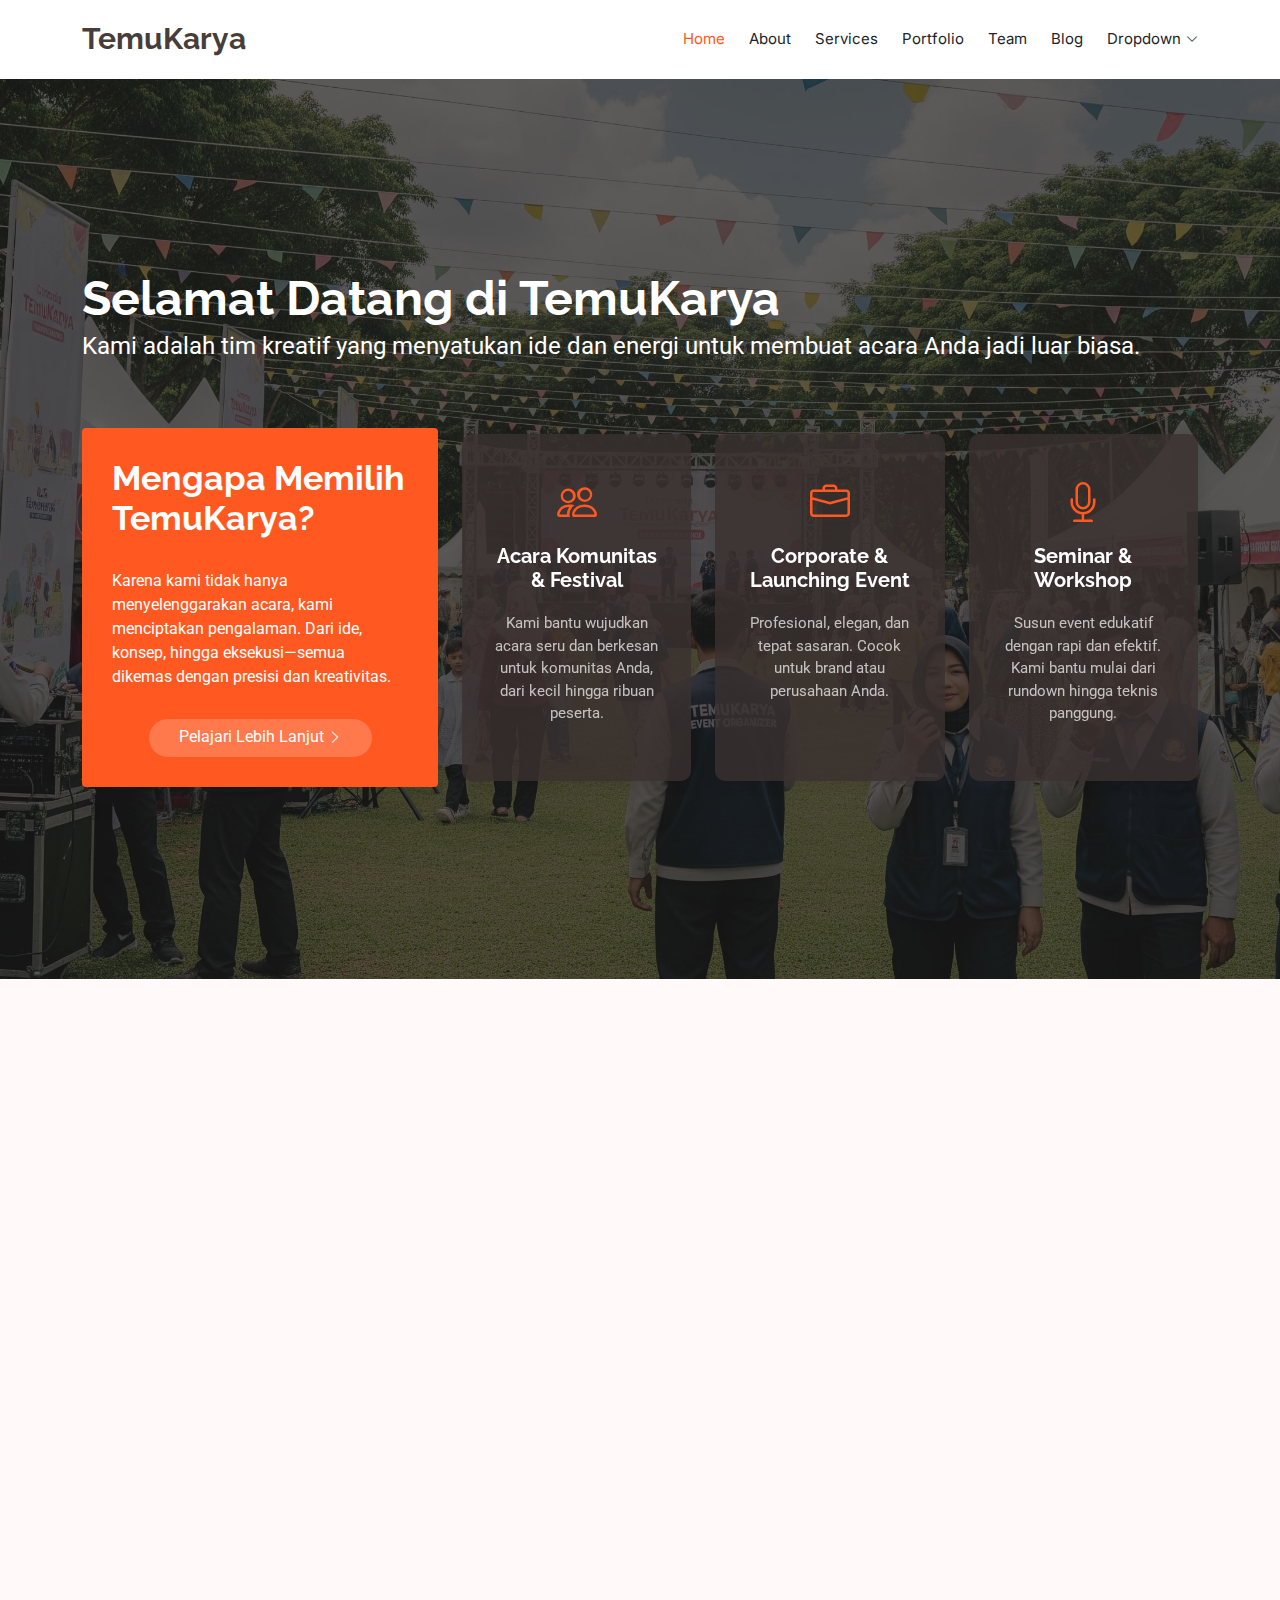
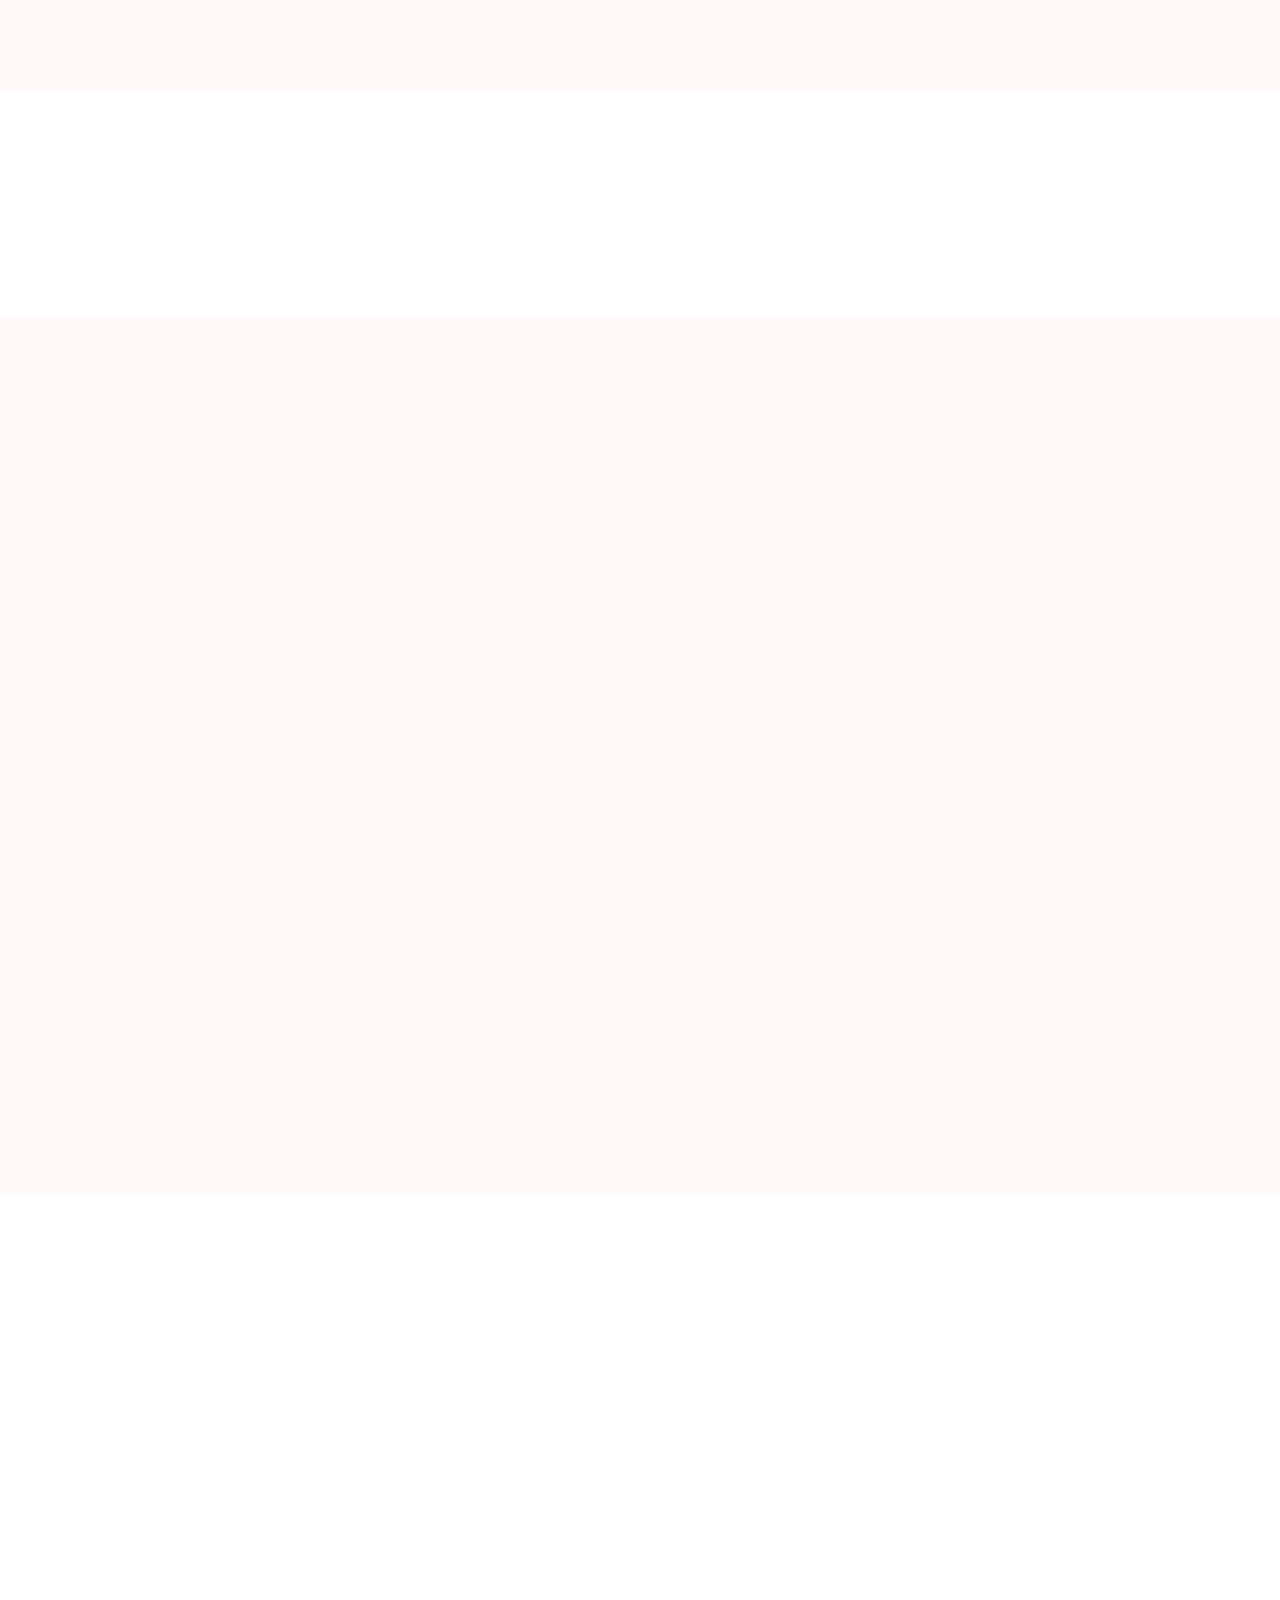
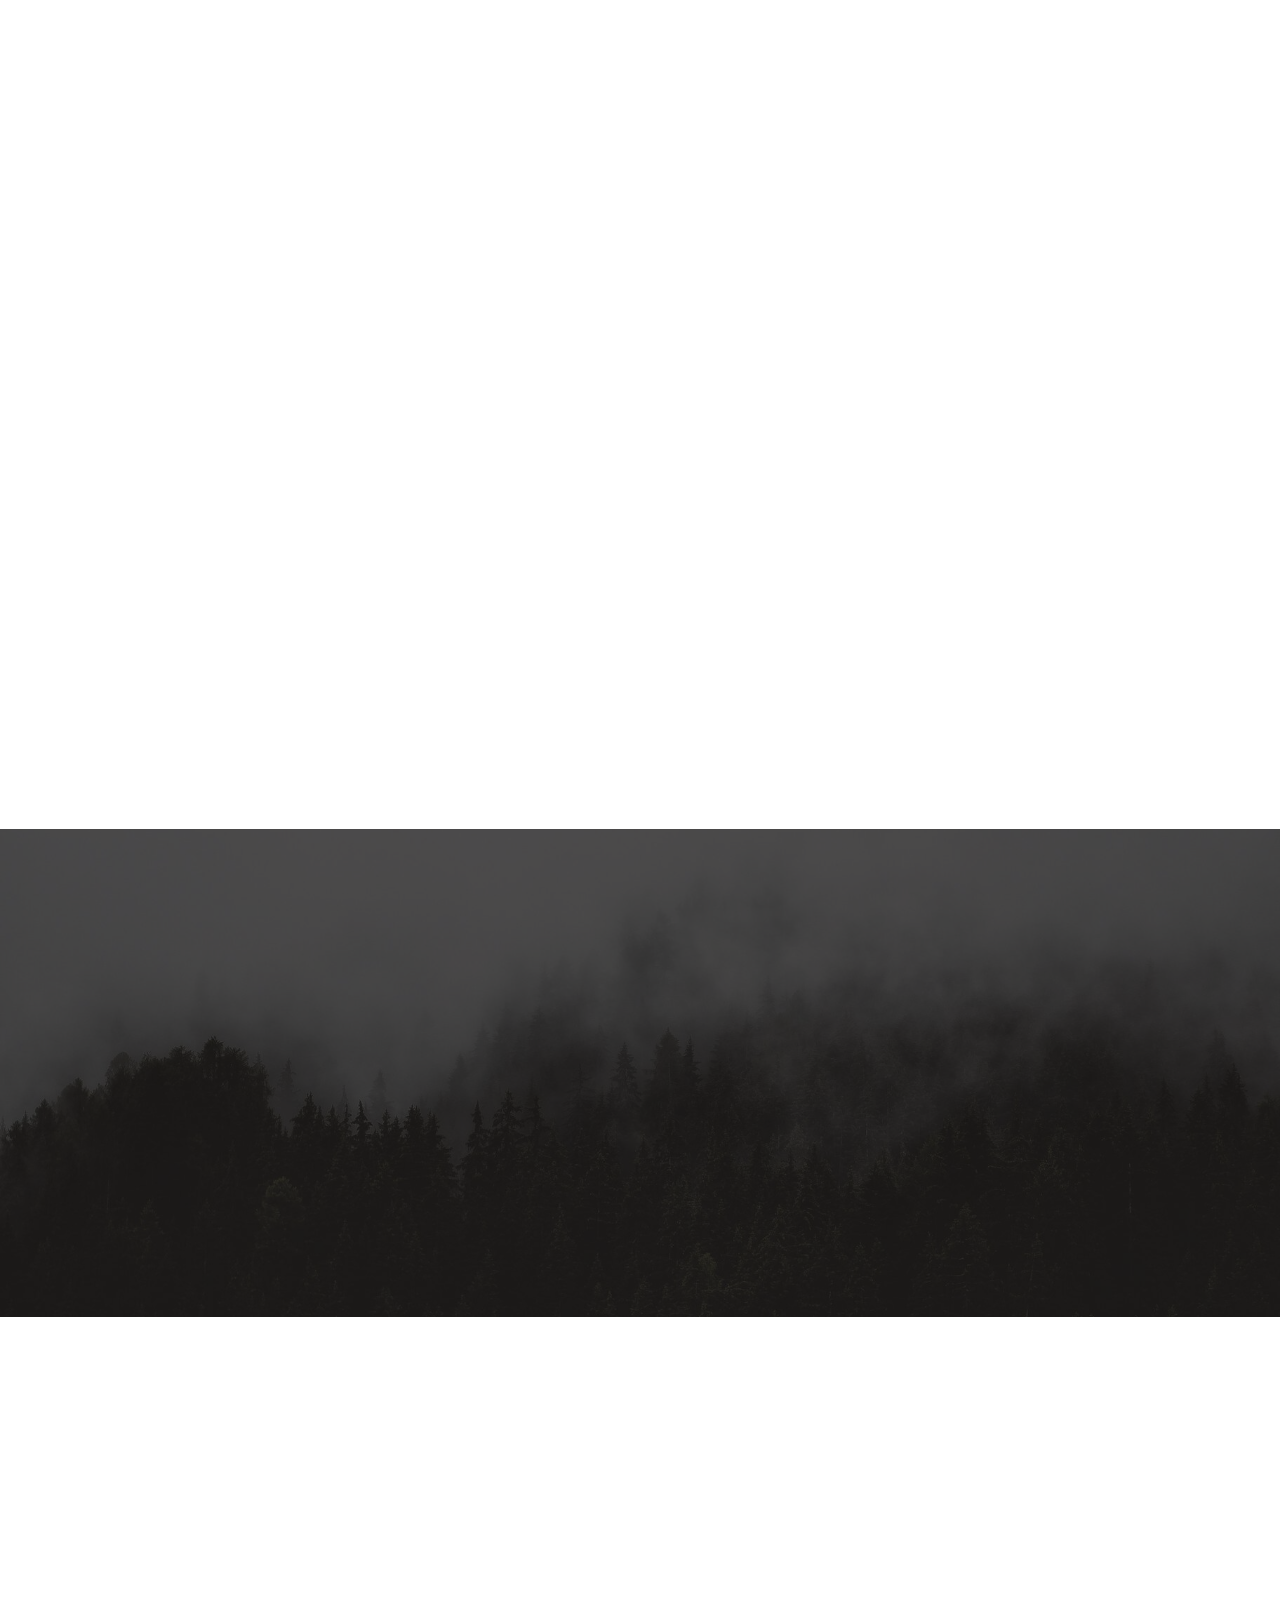
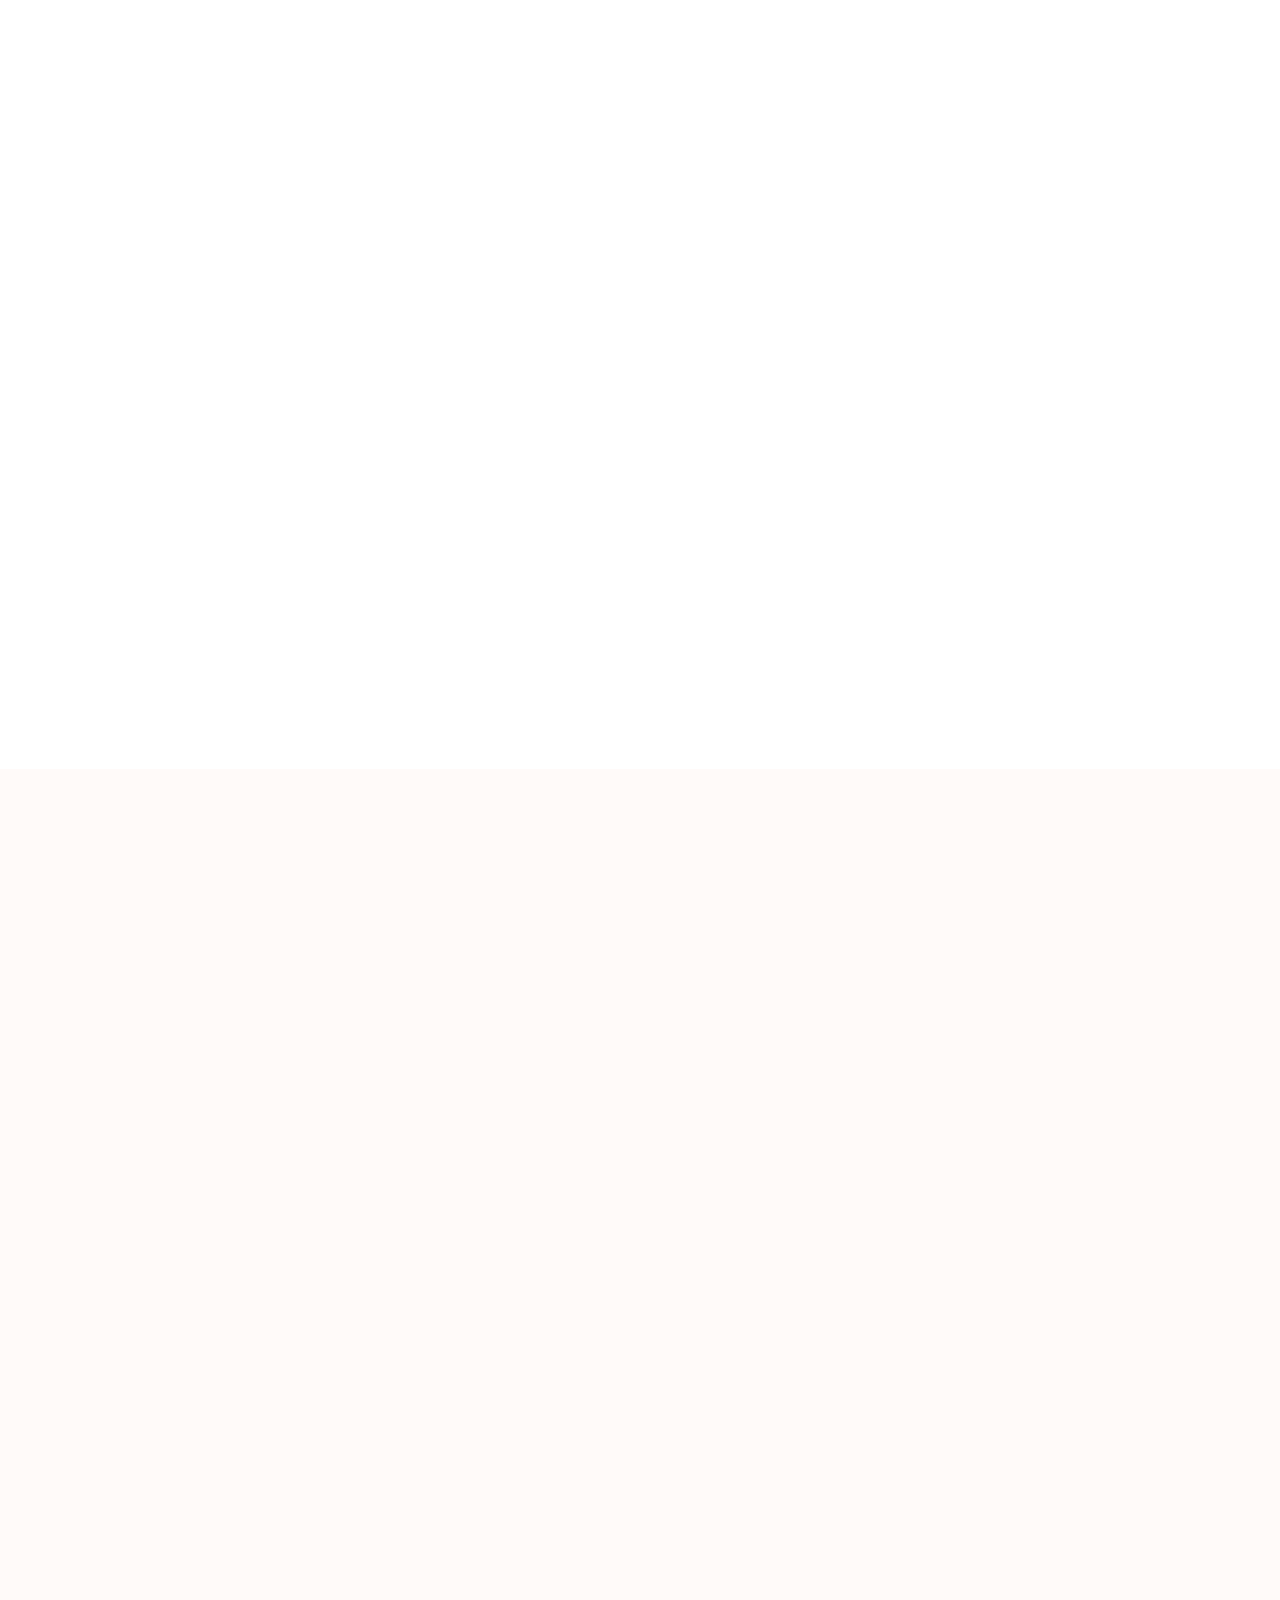
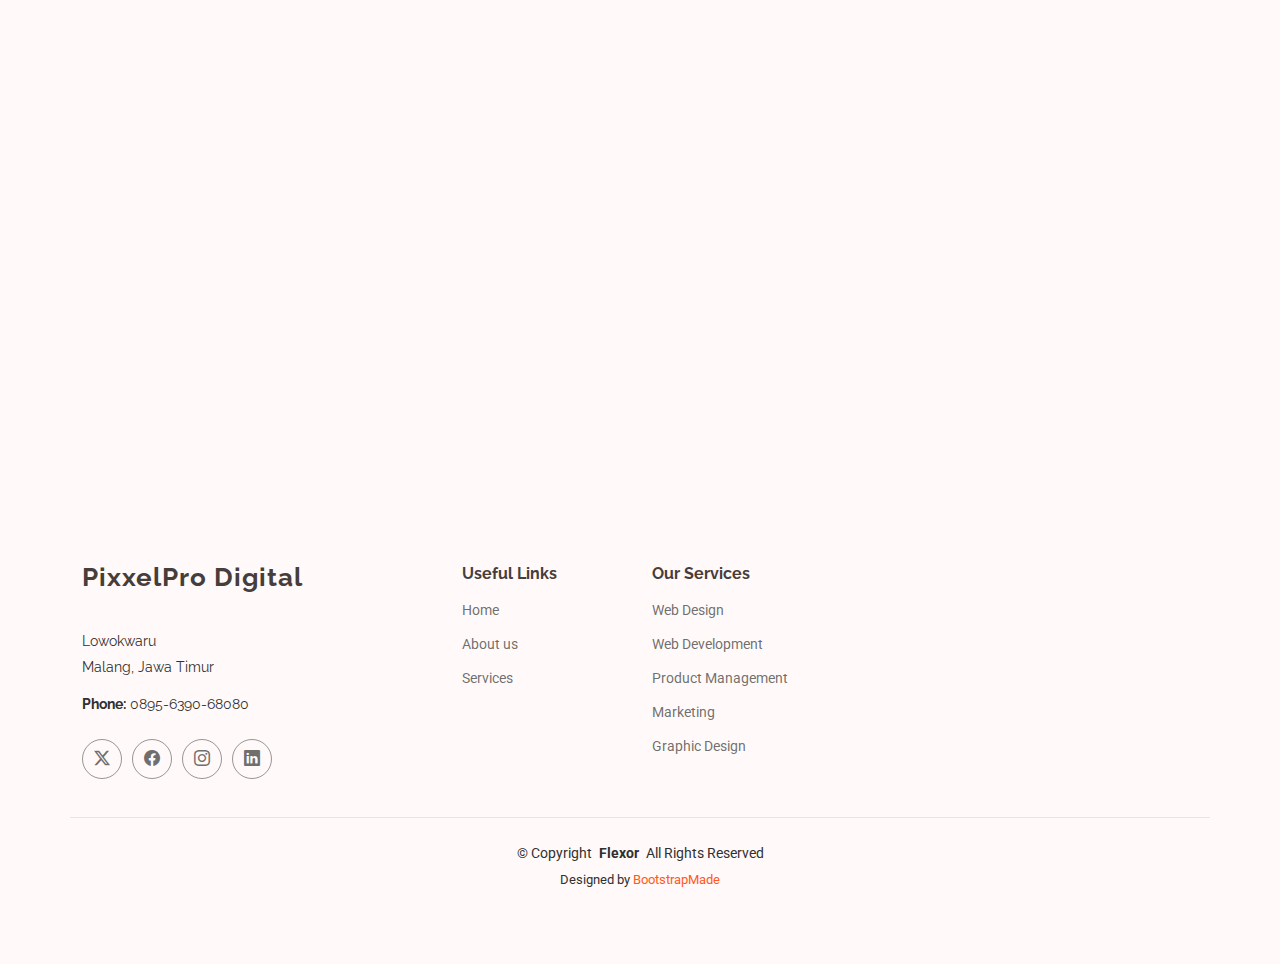
<file: index.html>
<!DOCTYPE html>
<html lang="en">

<head>
  <meta charset="utf-8">
  <meta content="width=device-width, initial-scale=1.0" name="viewport">
  <title>TemuKarya - Event Organizer Profesional & Kreatif</title>
  <meta name="description" content="">
  <meta name="keywords" content="">

  <!-- Favicons -->
  <link href="assets/img/favicon.png" rel="icon">
  <link href="assets/img/apple-touch-icon.png" rel="apple-touch-icon">

  <!-- Fonts -->
  <link href="https://fonts.googleapis.com" rel="preconnect">
  <link href="https://fonts.gstatic.com" rel="preconnect" crossorigin>
  <link href="https://fonts.googleapis.com/css2?family=Roboto:ital,wght@0,100;0,300;0,400;0,500;0,700;0,900;1,100;1,300;1,400;1,500;1,700;1,900&family=Raleway:ital,wght@0,100;0,200;0,300;0,400;0,500;0,600;0,700;0,800;0,900;1,100;1,200;1,300;1,400;1,500;1,600;1,700;1,800;1,900&family=Inter:wght@100;200;300;400;500;600;700;800;900&display=swap" rel="stylesheet">

  <!-- Vendor CSS Files -->
  <link href="assets/vendor/bootstrap/css/bootstrap.min.css" rel="stylesheet">
  <link href="assets/vendor/bootstrap-icons/bootstrap-icons.css" rel="stylesheet">
  <link href="assets/vendor/aos/aos.css" rel="stylesheet">
  <link href="assets/vendor/glightbox/css/glightbox.min.css" rel="stylesheet">
  <link href="assets/vendor/swiper/swiper-bundle.min.css" rel="stylesheet">

  <!-- Main CSS File -->
  <link href="assets/css/main.css" rel="stylesheet">

  <!-- =======================================================
  * Template Name: Flexor
  * Template URL: https://bootstrapmade.com/flexor-free-multipurpose-bootstrap-template/
  * Updated: Aug 07 2024 with Bootstrap v5.3.3
  * Author: BootstrapMade.com
  * License: https://bootstrapmade.com/license/
  ======================================================== -->
</head>

<body class="index-page">

  <header id="header" class="header sticky-top">

    <div class="branding d-flex align-items-cente">

      <div class="container position-relative d-flex align-items-center justify-content-between">
        <a href="index.html" class="logo d-flex align-items-center">
          <!-- Uncomment the line below if you also wish to use an image logo -->
          <!-- <img src="assets/img/logo.png" alt=""> -->
          <h1 class="sitename">TemuKarya</h1>
        </a>

        <nav id="navmenu" class="navmenu">
          <ul>
            <li><a href="index.html #hero" class="active">Home<br></a></li>
            <li><a href="#about">About</a></li>
            <li><a href="#services">Services</a></li>
            <li><a href="#portfolio">Portfolio</a></li>
            <li><a href="#team">Team</a></li>
            <!-- <li><a href="#pricing">Pricing</a></li> -->
            <li><a href="blog.html">Blog</a></li>
            <li class="dropdown"><a href="#"><span>Dropdown</span> <i class="bi bi-chevron-down toggle-dropdown"></i></a>
              <ul>
                <li><a href="#">Dropdown 1</a></li>
                <li class="dropdown"><a href="#"><span>Deep Dropdown</span> <i class="bi bi-chevron-down toggle-dropdown"></i></a>
                  <ul>
                    <li><a href="#">Deep Dropdown 1</a></li>
                    <li><a href="#">Deep Dropdown 2</a></li>
                    <li><a href="#">Deep Dropdown 3</a></li>
                    <li><a href="#">Deep Dropdown 4</a></li>
                    <li><a href="#">Deep Dropdown 5</a></li>
                  </ul>
                </li>
                <li><a href="#">Dropdown 2</a></li>
                <li><a href="#">Dropdown 3</a></li>
                <li><a href="#">Dropdown 4</a></li>
              </ul>
            </li>
            <!-- <li><a href="#contact">Contact</a></li> -->
          </ul>
          <i class="mobile-nav-toggle d-xl-none bi bi-list"></i>
        </nav>

      </div>

    </div>

  </header>

  <main class="main">

    <!-- Hero Section -->
    <section id="hero" class="hero section dark-background">

      <img src="assets/img/hero-bg.jpg" alt="" data-aos="fade-in">

      <div class="container position-relative">

        <div class="welcome position-relative" data-aos="fade-down" data-aos-delay="100">
          <h2>Selamat Datang di TemuKarya</h2>
          <p>Kami adalah tim kreatif yang menyatukan ide dan energi untuk membuat acara Anda jadi luar biasa.</p>
        </div><!-- End Welcome -->

        <div class="content row gy-4">
          <div class="col-lg-4 d-flex align-items-stretch">
            <div class="why-box" data-aos="zoom-out" data-aos-delay="200">
              <h3>Mengapa Memilih TemuKarya?</h3>
              <p>
                Karena kami tidak hanya menyelenggarakan acara, kami menciptakan pengalaman. Dari ide, konsep, hingga eksekusi—semua dikemas dengan presisi dan kreativitas.
              </p>
              <div class="text-center">
                <a href="#about" class="more-btn"><span>Pelajari Lebih Lanjut</span> <i class="bi bi-chevron-right"></i></a>
              </div>
            </div>
          </div><!-- End Why Box -->

          <div class="col-lg-8 d-flex align-items-stretch">
            <div class="d-flex flex-column justify-content-center">
              <div class="row gy-4">

                <div class="col-xl-4 d-flex align-items-stretch">
                  <div class="icon-box" data-aos="zoom-out" data-aos-delay="300">
                    <i class="bi bi-people"></i>
                    <h4>Acara Komunitas & Festival</h4>
                    <p>Kami bantu wujudkan acara seru dan berkesan untuk komunitas Anda, dari kecil hingga ribuan peserta.</p>
                  </div>
                </div>

                <div class="col-xl-4 d-flex align-items-stretch">
                  <div class="icon-box" data-aos="zoom-out" data-aos-delay="400">
                    <i class="bi bi-briefcase"></i>
                    <h4>Corporate & Launching Event</h4>
                    <p>Profesional, elegan, dan tepat sasaran. Cocok untuk brand atau perusahaan Anda.</p>
                  </div>
                </div>

                <div class="col-xl-4 d-flex align-items-stretch">
                  <div class="icon-box" data-aos="zoom-out" data-aos-delay="500">
                    <i class="bi bi-mic"></i>
                    <h4>Seminar & Workshop</h4>
                    <p>Susun event edukatif dengan rapi dan efektif. Kami bantu mulai dari rundown hingga teknis panggung.</p>
                  </div>
                </div>

              </div>
            </div>
          </div>
        </div><!-- End  Content-->

      </div>

    </section><!-- /Hero Section -->


    <!-- About Section -->
    <section id="about" class="about section light-background">

      <div class="container">

        <div class="row gy-4">

          <div class="col-lg-5 position-relative align-self-start" data-aos="fade-up" data-aos-delay="200">
            <img src="assets/img/about.jpg" class="img-fluid" alt="Tentang TemuKarya">
          </div>

          <div class="col-lg-7 content" data-aos="fade-up" data-aos-delay="100">
            <h3>Tentang TemuKarya</h3>
            <p>
              TemuKarya adalah Event Organizer kreatif yang menghubungkan ide, komunitas, dan brand melalui acara yang berkesan. Kami hadir untuk membantu Anda mewujudkan event impian—dengan perencanaan yang matang, eksekusi profesional, dan sentuhan inovatif.
            </p>
            <ul>
              <li>
                <i class="bi bi-diagram-3"></i>
                <div>
                  <h5>Tim Kreatif & Berpengalaman</h5>
                  <p>Dipimpin oleh tim profesional dari berbagai latar belakang industri kreatif, kami siap mewujudkan konsep acara Anda secara maksimal.</p>
                </div>
              </li>
              <li>
                <i class="bi bi-fullscreen-exit"></i>
                <div>
                  <h5>Konsep Unik, Eksekusi Matang</h5>
                  <p>Kami percaya bahwa setiap acara harus punya ciri khas. TemuKarya akan merancang acara sesuai dengan identitas Anda.</p>
                </div>
              </li>
              <li>
                <i class="bi bi-broadcast"></i>
                <div>
                  <h5>Multi-Skala & Fleksibel</h5>
                  <p>Dari intimate gathering hingga event skala ribuan peserta, kami siap menangani berbagai jenis kebutuhan Anda.</p>
                </div>
              </li>
              <li>
                <i class="bi bi-buildings"></i>
                <div>
                  <h5>Koneksi Vendor Luas</h5>
                  <p>Kami bekerja sama dengan berbagai vendor terbaik mulai dari venue, dokumentasi, lighting, hingga pengisi acara.</p>
                </div>
              </li>
            </ul>
          </div>

        </div>

      </div>

    </section><!-- /About Section -->


    <!-- CTA Section -->
    <section id="clients" class="clients section">

      <div class="container" data-aos="fade-up" data-aos-delay="100">

        <div class="row" data-aos="zoom-in" data-aos-delay="100">
          <div class="col-xl-9 text-center text-xl-start">
            <h3>Butuh Penyelenggara Acara yang Profesional & Kreatif?</h3>
            <p>
              TemuKarya siap membantu merancang dan menjalankan berbagai jenis event — mulai dari seminar, konser, hingga acara komunitas atau perusahaan.
              Percayakan momen penting Anda pada tim yang ahli dan berpengalaman.
            </p>
          </div>
          <div class="col-xl-3 cta-btn-container text-center">
            <a class="btn-wrap align-middle" href="https://wa.me/62895639068080" target="_blank" style="background-color: #ff5821; color: white; padding: 12px 25px; border-radius: 30px; display: inline-block;">Pesan Sekarang</a>
          </div>
        </div>

      </div>

    </section><!-- /CTA Section -->


    <!-- Services Section -->
    <section id="services" class="services section light-background">

      <!-- Section Title -->
      <div class="container section-title" data-aos="fade-up">
        <h2>Layanan Kami</h2>
        <p>TemuKarya menyediakan berbagai layanan penyelenggaraan acara yang dirancang secara kreatif dan profesional untuk memenuhi kebutuhan personal maupun korporat.</p>
      </div><!-- End Section Title -->

      <div class="container">

        <div class="row gy-4">

          <div class="col-lg-4 col-md-6" data-aos="fade-up" data-aos-delay="100">
            <div class="service-item position-relative">
              <div class="icon">
                <i class="bi bi-calendar-event"></i>
              </div>
              <h3>Seminar & Workshop</h3>
              <p>Perencanaan dan pelaksanaan seminar atau pelatihan edukatif dengan teknis yang rapi dan rundown terstruktur.</p>
            </div>
          </div><!-- End Service Item -->

          <div class="col-lg-4 col-md-6" data-aos="fade-up" data-aos-delay="200">
            <div class="service-item position-relative">
              <div class="icon">
                <i class="bi bi-music-note-beamed"></i>
              </div>
              <h3>Konser & Festival Musik</h3>
              <p>Manajemen panggung, teknis, dan promosi untuk pertunjukan musik skala kecil hingga besar, termasuk koordinasi artis dan pengisi acara.</p>
            </div>
          </div><!-- End Service Item -->

          <div class="col-lg-4 col-md-6" data-aos="fade-up" data-aos-delay="300">
            <div class="service-item position-relative">
              <div class="icon">
                <i class="bi bi-people-fill"></i>
              </div>
              <h3>Acara Komunitas & Sosial</h3>
              <p>Membantu menyatukan komunitas lewat event kolaboratif, gathering, hingga kampanye sosial yang berdampak.</p>
            </div>
          </div><!-- End Service Item -->

          <div class="col-lg-4 col-md-6" data-aos="fade-up" data-aos-delay="400">
            <div class="service-item position-relative">
              <div class="icon">
                <i class="bi bi-briefcase"></i>
              </div>
              <h3>Corporate Event</h3>
              <p>Mulai dari launching produk, company gathering, sampai event tahunan perusahaan — semua kami tangani secara profesional.</p>
            </div>
          </div><!-- End Service Item -->

          <div class="col-lg-4 col-md-6" data-aos="fade-up" data-aos-delay="500">
            <div class="service-item position-relative">
              <div class="icon">
                <i class="bi bi-balloon-heart"></i>
              </div>
              <h3>Private Event & Celebration</h3>
              <p>Rayakan momen spesial seperti ulang tahun, anniversary, atau bridal shower dengan konsep eksklusif dan personal.</p>
            </div>
          </div><!-- End Service Item -->

          <div class="col-lg-4 col-md-6" data-aos="fade-up" data-aos-delay="600">
            <div class="service-item position-relative">
              <div class="icon">
                <i class="bi bi-broadcast-pin"></i>
              </div>
              <h3>Virtual & Hybrid Event</h3>
              <p>Solusi digital untuk seminar online, live streaming, atau event hybrid dengan kualitas siaran yang maksimal dan interaksi peserta optimal.</p>
            </div>
          </div><!-- End Service Item -->

        </div>

      </div>

    </section><!-- /Services Section -->

<!-- Alt Services Section -->
<section id="alt-services" class="alt-services section">

  <div class="container" data-aos="fade-up" data-aos-delay="100">

    <div class="row gy-4">

      <div class="col-lg-6" data-aos="zoom-in" data-aos-delay="200">
        <div class="service-item position-relative">
          <div class="img">
            <img src="assets/img/services-1.jpg" class="img-fluid" alt="Seminar dan Workshop">
          </div>
          <div class="details">
            <a href="https://wa.me/62895639068080" target="_blank" class="stretched-link">
              <h3>Seminar & Workshop</h3>
            </a>
            <p>Perencanaan dan pelaksanaan seminar atau pelatihan edukatif dengan teknis yang rapi dan rundown terstruktur.</p>
          </div>
        </div>
      </div><!-- End Service Item -->

      <div class="col-lg-6" data-aos="zoom-in" data-aos-delay="300">
        <div class="service-item position-relative">
          <div class="img">
            <img src="assets/img/services-2.jpg" class="img-fluid" alt="Konser dan Festival">
          </div>
          <div class="details">
            <a href="https://wa.me/62895639068080" target="_blank" class="stretched-link">
              <h3>Konser & Festival Musik</h3>
            </a>
            <p>Manajemen panggung, teknis, dan promosi untuk pertunjukan musik skala kecil hingga besar, termasuk koordinasi artis.</p>
          </div>
        </div>
      </div><!-- End Service Item -->

      <div class="col-lg-6" data-aos="zoom-in" data-aos-delay="400">
        <div class="service-item position-relative">
          <div class="img">
            <img src="assets/img/services-3.jpg" class="img-fluid" alt="Acara Komunitas dan Sosial">
          </div>
          <div class="details">
            <a href="https://wa.me/62895639068080" target="_blank" class="stretched-link">
              <h3>Acara Komunitas & Sosial</h3>
            </a>
            <p>Membantu menyatukan komunitas melalui gathering, kampanye sosial, atau event publik yang berkesan dan berdampak.</p>
          </div>
        </div>
      </div><!-- End Service Item -->

      <div class="col-lg-6" data-aos="zoom-in" data-aos-delay="500">
        <div class="service-item position-relative">
          <div class="img">
            <img src="assets/img/services-4.jpg" class="img-fluid" alt="Event Virtual dan Hybrid">
          </div>
          <div class="details">
            <a href="https://wa.me/62895639068080" target="_blank" class="stretched-link">
              <h3>Virtual & Hybrid Event</h3>
            </a>
            <p>Solusi digital untuk seminar online, live streaming, atau event hybrid dengan kualitas siaran maksimal dan interaksi optimal.</p>
          </div>
        </div>
      </div><!-- End Service Item -->

    </div>

  </div>

</section><!-- /Alt Services Section -->


    <!-- Testimonials Section -->
    <section id="testimonials" class="testimonials section dark-background">

      <img src="assets/img/testimonials-bg.jpg" class="testimonials-bg" alt="">

      <div class="container" data-aos="fade-up" data-aos-delay="100">

        <div class="swiper init-swiper">
          <script type="application/json" class="swiper-config">
            {
              "loop": true,
              "speed": 600,
              "autoplay": {
                "delay": 5000
              },
              "slidesPerView": "auto",
              "pagination": {
                "el": ".swiper-pagination",
                "type": "bullets",
                "clickable": true
              }
            }
          </script>
          <div class="swiper-wrapper">

            <div class="swiper-slide">
              <div class="testimonial-item">
                <img src="assets/img/testimonials/testimonials-1.jpg" class="testimonial-img" alt="">
                <h3>Saul Goodman</h3>
                <h4>Ceo &amp; Founder</h4>
                <div class="stars">
                  <i class="bi bi-star-fill"></i><i class="bi bi-star-fill"></i><i class="bi bi-star-fill"></i><i class="bi bi-star-fill"></i><i class="bi bi-star-fill"></i>
                </div>
                <p>
                  <i class="bi bi-quote quote-icon-left"></i>
                  <span>Proin iaculis purus consequat sem cure digni ssim donec porttitora entum suscipit rhoncus. Accusantium quam, ultricies eget id, aliquam eget nibh et. Maecen aliquam, risus at semper.</span>
                  <i class="bi bi-quote quote-icon-right"></i>
                </p>
              </div>
            </div><!-- End testimonial item -->

            <div class="swiper-slide">
              <div class="testimonial-item">
                <img src="assets/img/testimonials/testimonials-2.jpg" class="testimonial-img" alt="">
                <h3>Sara Wilsson</h3>
                <h4>Designer</h4>
                <div class="stars">
                  <i class="bi bi-star-fill"></i><i class="bi bi-star-fill"></i><i class="bi bi-star-fill"></i><i class="bi bi-star-fill"></i><i class="bi bi-star-fill"></i>
                </div>
                <p>
                  <i class="bi bi-quote quote-icon-left"></i>
                  <span>Export tempor illum tamen malis malis eram quae irure esse labore quem cillum quid cillum eram malis quorum velit fore eram velit sunt aliqua noster fugiat irure amet legam anim culpa.</span>
                  <i class="bi bi-quote quote-icon-right"></i>
                </p>
              </div>
            </div><!-- End testimonial item -->

            <div class="swiper-slide">
              <div class="testimonial-item">
                <img src="assets/img/testimonials/testimonials-3.jpg" class="testimonial-img" alt="">
                <h3>Jena Karlis</h3>
                <h4>Store Owner</h4>
                <div class="stars">
                  <i class="bi bi-star-fill"></i><i class="bi bi-star-fill"></i><i class="bi bi-star-fill"></i><i class="bi bi-star-fill"></i><i class="bi bi-star-fill"></i>
                </div>
                <p>
                  <i class="bi bi-quote quote-icon-left"></i>
                  <span>Enim nisi quem export duis labore cillum quae magna enim sint quorum nulla quem veniam duis minim tempor labore quem eram duis noster aute amet eram fore quis sint minim.</span>
                  <i class="bi bi-quote quote-icon-right"></i>
                </p>
              </div>
            </div><!-- End testimonial item -->

            <div class="swiper-slide">
              <div class="testimonial-item">
                <img src="assets/img/testimonials/testimonials-4.jpg" class="testimonial-img" alt="">
                <h3>Matt Brandon</h3>
                <h4>Freelancer</h4>
                <div class="stars">
                  <i class="bi bi-star-fill"></i><i class="bi bi-star-fill"></i><i class="bi bi-star-fill"></i><i class="bi bi-star-fill"></i><i class="bi bi-star-fill"></i>
                </div>
                <p>
                  <i class="bi bi-quote quote-icon-left"></i>
                  <span>Fugiat enim eram quae cillum dolore dolor amet nulla culpa multos export minim fugiat minim velit minim dolor enim duis veniam ipsum anim magna sunt elit fore quem dolore labore illum veniam.</span>
                  <i class="bi bi-quote quote-icon-right"></i>
                </p>
              </div>
            </div><!-- End testimonial item -->

            <div class="swiper-slide">
              <div class="testimonial-item">
                <img src="assets/img/testimonials/testimonials-5.jpg" class="testimonial-img" alt="">
                <h3>John Larson</h3>
                <h4>Entrepreneur</h4>
                <div class="stars">
                  <i class="bi bi-star-fill"></i><i class="bi bi-star-fill"></i><i class="bi bi-star-fill"></i><i class="bi bi-star-fill"></i><i class="bi bi-star-fill"></i>
                </div>
                <p>
                  <i class="bi bi-quote quote-icon-left"></i>
                  <span>Quis quorum aliqua sint quem legam fore sunt eram irure aliqua veniam tempor noster veniam enim culpa labore duis sunt culpa nulla illum cillum fugiat legam esse veniam culpa fore nisi cillum quid.</span>
                  <i class="bi bi-quote quote-icon-right"></i>
                </p>
              </div>
            </div><!-- End testimonial item -->

          </div>
          <div class="swiper-pagination"></div>
        </div>

      </div>

    </section><!-- /Testimonials Section -->

<!-- Portfolio Section -->
<section id="portfolio" class="portfolio section">

  <!-- Section Title -->
  <div class="container section-title" data-aos="fade-up">
    <h2>Galeri Acara</h2>
    <p>Beberapa dokumentasi acara yang telah kami tangani bersama klien, mulai dari seminar profesional, konser musik, hingga peluncuran produk dan komunitas.</p>
  </div><!-- End Section Title -->

  <div class="container">

    <div class="isotope-layout" data-default-filter="*" data-layout="masonry" data-sort="original-order">

      <ul class="portfolio-filters isotope-filters" data-aos="fade-up" data-aos-delay="100">
        <li data-filter="*" class="filter-active">Semua</li>
        <li data-filter=".filter-seminar">Seminar</li>
        <li data-filter=".filter-konser">Konser</li>
        <li data-filter=".filter-branding">Peluncuran Produk</li>
      </ul><!-- End Portfolio Filters -->

      <div class="row gy-4 isotope-container" data-aos="fade-up" data-aos-delay="200">

        <!-- Seminar -->
        <div class="col-lg-4 col-md-6 portfolio-item isotope-item filter-seminar">
          <img src="assets/img/masonry-portfolio/masonry-portfolio-1.jpg" class="img-fluid" alt="">
          <div class="portfolio-info">
            <h4>Seminar Profesional</h4>
            <p>Diskusi bisnis dan sesi presentasi dengan klien korporat.</p>
            <a href="assets/img/masonry-portfolio/masonry-portfolio-1.jpg" title="Seminar Profesional" data-gallery="portfolio-gallery-seminar" class="glightbox preview-link"><i class="bi bi-zoom-in"></i></a>
            <a href="portfolio-details.html" title="Selengkapnya" class="details-link"><i class="bi bi-link-45deg"></i></a>
          </div>
        </div>

        <!-- Konser -->
        <div class="col-lg-4 col-md-6 portfolio-item isotope-item filter-konser">
          <img src="assets/img/masonry-portfolio/masonry-portfolio-2.jpg" class="img-fluid" alt="">
          <div class="portfolio-info">
            <h4>Konser Musik Outdoor</h4>
            <p>Panggung live music dengan lighting profesional dan penonton antusias.</p>
            <a href="assets/img/masonry-portfolio/masonry-portfolio-2.jpg" title="Konser Musik Outdoor" data-gallery="portfolio-gallery-konser" class="glightbox preview-link"><i class="bi bi-zoom-in"></i></a>
            <a href="portfolio-details.html" title="Selengkapnya" class="details-link"><i class="bi bi-link-45deg"></i></a>
          </div>
        </div>

        <!-- Peluncuran Produk -->
        <div class="col-lg-4 col-md-6 portfolio-item isotope-item filter-branding">
          <img src="assets/img/masonry-portfolio/masonry-portfolio-3.jpg" class="img-fluid" alt="">
          <div class="portfolio-info">
            <h4>Peluncuran Produk</h4>
            <p>Acara eksklusif dengan branding, demo produk, dan dokumentasi profesional.</p>
            <a href="assets/img/masonry-portfolio/masonry-portfolio-3.jpg" title="Peluncuran Produk" data-gallery="portfolio-gallery-branding" class="glightbox preview-link"><i class="bi bi-zoom-in"></i></a>
            <a href="portfolio-details.html" title="Selengkapnya" class="details-link"><i class="bi bi-link-45deg"></i></a>
          </div>
        </div>

        <!-- Acara Komunitas -->
        <div class="col-lg-4 col-md-6 portfolio-item isotope-item filter-konser">
          <img src="assets/img/masonry-portfolio/masonry-portfolio-4.jpg" class="img-fluid" alt="">
          <div class="portfolio-info">
            <h4>Gathering Komunitas</h4>
            <p>Acara santai outdoor dengan aktivitas kreatif dan hiburan ringan.</p>
            <a href="assets/img/masonry-portfolio/masonry-portfolio-4.jpg" title="Gathering Komunitas" data-gallery="portfolio-gallery-konser" class="glightbox preview-link"><i class="bi bi-zoom-in"></i></a>
            <a href="portfolio-details.html" title="Selengkapnya" class="details-link"><i class="bi bi-link-45deg"></i></a>
          </div>
        </div>

        <!-- Tambahan Item (Opsional) -->
        <div class="col-lg-4 col-md-6 portfolio-item isotope-item filter-seminar">
          <img src="assets/img/masonry-portfolio/masonry-portfolio-5.jpg" class="img-fluid" alt="">
          <div class="portfolio-info">
            <h4>Workshop & Talkshow</h4>
            <p>Event interaktif dengan speaker ahli dan sesi Q&A.</p>
            <a href="assets/img/masonry-portfolio/masonry-portfolio-5.jpg" title="Workshop & Talkshow" data-gallery="portfolio-gallery-seminar" class="glightbox preview-link"><i class="bi bi-zoom-in"></i></a>
            <a href="portfolio-details.html" title="Selengkapnya" class="details-link"><i class="bi bi-link-45deg"></i></a>
          </div>
        </div>

      </div><!-- End Portfolio Container -->

    </div>

  </div>

</section><!-- /Portfolio Section -->


    <!-- Team Section -->
    <section id="team" class="team section light-background">

      <!-- Section Title -->
      <div class="container section-title" data-aos="fade-up">
        <h2>Team</h2>
        <p>Dipandu oleh pengalaman dan semangat kolaborasi, tim kami hadir untuk menciptakan event yang berkesan dan bermakna.</p>
      </div><!-- End Section Title -->

      <div class="container">

        <div class="row gy-4">

          <div class="col-lg-3 col-md-6 d-flex align-items-stretch" data-aos="fade-up" data-aos-delay="100">
            <div class="team-member">
              <div class="member-img">
                <img src="assets/img/team/team-1.jpg" class="img-fluid" alt="">
                <div class="social">
                  <a href=""><i class="bi bi-twitter-x"></i></a>
                  <a href=""><i class="bi bi-facebook"></i></a>
                  <a href=""><i class="bi bi-instagram"></i></a>
                  <a href=""><i class="bi bi-linkedin"></i></a>
                </div>
              </div>
              <div class="member-info">
                <h4>Rizky Pratama</h4>
                <span>Project Officer / Event Coordinator</span>
              </div>
            </div>
          </div><!-- End Team Member -->

          <div class="col-lg-3 col-md-6 d-flex align-items-stretch" data-aos="fade-up" data-aos-delay="200">
            <div class="team-member">
              <div class="member-img">
                <img src="assets/img/team/team-2.jpg" class="img-fluid" alt="">
                <div class="social">
                  <a href=""><i class="bi bi-twitter-x"></i></a>
                  <a href=""><i class="bi bi-facebook"></i></a>
                  <a href=""><i class="bi bi-instagram"></i></a>
                  <a href=""><i class="bi bi-linkedin"></i></a>
                </div>
              </div>
              <div class="member-info">
                <h4>Anisa Putri Maharani</h4>
                <span>Client Relations / Admin Officer</span>
              </div>
            </div>
          </div><!-- End Team Member -->

          <div class="col-lg-3 col-md-6 d-flex align-items-stretch" data-aos="fade-up" data-aos-delay="300">
            <div class="team-member">
              <div class="member-img">
                <img src="assets/img/team/team-3.jpg" class="img-fluid" alt="">
                <div class="social">
                  <a href=""><i class="bi bi-twitter-x"></i></a>
                  <a href=""><i class="bi bi-facebook"></i></a>
                  <a href=""><i class="bi bi-instagram"></i></a>
                  <a href=""><i class="bi bi-linkedin"></i></a>
                </div>
              </div>
              <div class="member-info">
                <h4>Budi Santoso</h4>
                <span>Event Director / Head of Operations</span>
              </div>
            </div>
          </div><!-- End Team Member -->

          <div class="col-lg-3 col-md-6 d-flex align-items-stretch" data-aos="fade-up" data-aos-delay="400">
            <div class="team-member">
              <div class="member-img">
                <img src="assets/img/team/team-4.jpg" class="img-fluid" alt="">
                <div class="social">
                  <a href=""><i class="bi bi-twitter-x"></i></a>
                  <a href=""><i class="bi bi-facebook"></i></a>
                  <a href=""><i class="bi bi-instagram"></i></a>
                  <a href=""><i class="bi bi-linkedin"></i></a>
                </div>
              </div>
              <div class="member-info">
                <h4>Dewi Kartikasari</h4>
                <span>Creative Director / Program Manager</span>
              </div>
            </div>
          </div><!-- End Team Member -->

        </div>

      </div>

    </section><!-- /Team Section -->

    <!-- Pricing Section -->
     
    <!-- <section id="pricing" class="pricing section">

      <div class="container section-title" data-aos="fade-up">
        <h2>Pricing</h2>
        <p>Necessitatibus eius consequatur ex aliquid fuga eum quidem sint consectetur velit</p>
      </div>

      <div class="container">

        <div class="row gy-3">

          <div class="col-xl-3 col-lg-6" data-aos="fade-up" data-aos-delay="100">
            <div class="pricing-item">
              <h3>Free</h3>
              <h4><sup>$</sup>0<span> / month</span></h4>
              <ul>
                <li>Aida dere</li>
                <li>Nec feugiat nisl</li>
                <li>Nulla at volutpat dola</li>
                <li class="na">Pharetra massa</li>
                <li class="na">Massa ultricies mi</li>
              </ul>
              <div class="btn-wrap">
                <a href="#" class="btn-buy">Buy Now</a>
              </div>
            </div>
          </div>

          <div class="col-xl-3 col-lg-6" data-aos="fade-up" data-aos-delay="200">
            <div class="pricing-item featured">
              <h3>Business</h3>
              <h4><sup>$</sup>19<span> / month</span></h4>
              <ul>
                <li>Aida dere</li>
                <li>Nec feugiat nisl</li>
                <li>Nulla at volutpat dola</li>
                <li>Pharetra massa</li>
                <li class="na">Massa ultricies mi</li>
              </ul>
              <div class="btn-wrap">
                <a href="#" class="btn-buy">Buy Now</a>
              </div>
            </div>
          </div>

          <div class="col-xl-3 col-lg-6" data-aos="fade-up" data-aos-delay="400">
            <div class="pricing-item">
              <h3>Developer</h3>
              <h4><sup>$</sup>29<span> / month</span></h4>
              <ul>
                <li>Aida dere</li>
                <li>Nec feugiat nisl</li>
                <li>Nulla at volutpat dola</li>
                <li>Pharetra massa</li>
                <li>Massa ultricies mi</li>
              </ul>
              <div class="btn-wrap">
                <a href="#" class="btn-buy">Buy Now</a>
              </div>
            </div>
          </div>

          <div class="col-xl-3 col-lg-6" data-aos="fade-up" data-aos-delay="400">
            <div class="pricing-item">
              <span class="advanced">Advanced</span>
              <h3>Ultimate</h3>
              <h4><sup>$</sup>49<span> / month</span></h4>
              <ul>
                <li>Aida dere</li>
                <li>Nec feugiat nisl</li>
                <li>Nulla at volutpat dola</li>
                <li>Pharetra massa</li>
                <li>Massa ultricies mi</li>
              </ul>
              <div class="btn-wrap">
                <a href="#" class="btn-buy">Buy Now</a>
              </div>
            </div>
          </div>

        </div>

      </div>

    </section>-->
     
    
    <!-- /Pricing Section -->

<!-- Faq Section -->
<section id="faq" class="faq section light-background">

  <!-- Section Title -->
  <div class="container section-title" data-aos="fade-up">
    <h2>Pertanyaan yang Sering Diajukan</h2>
    <p>Berikut beberapa pertanyaan umum seputar layanan dan proses kerja kami di TemuKarya.</p>
  </div><!-- End Section Title -->

  <div class="container">

    <div class="row justify-content-center">

      <div class="col-lg-8">

        <div class="faq-container">

          <div class="faq-item faq-active" data-aos="fade-up" data-aos-delay="200">
            <i class="faq-icon bi bi-question-circle"></i>
            <h3>Apa saja jenis event yang bisa ditangani TemuKarya?</h3>
            <div class="faq-content">
              <p>Kami melayani berbagai jenis acara seperti seminar, konser, peluncuran produk, gathering komunitas, festival, hingga event hybrid (online & offline).</p>
            </div>
            <i class="faq-toggle bi bi-chevron-right"></i>
          </div><!-- End Faq item-->

          <div class="faq-item" data-aos="fade-up" data-aos-delay="300">
            <i class="faq-icon bi bi-question-circle"></i>
            <h3>Apakah bisa konsultasi konsep acara sebelum booking?</h3>
            <div class="faq-content">
              <p>Tentu! Kami menyediakan sesi konsultasi gratis untuk memahami kebutuhan Anda dan menyusun konsep acara terbaik sesuai tujuan dan anggaran Anda.</p>
            </div>
            <i class="faq-toggle bi bi-chevron-right"></i>
          </div><!-- End Faq item-->

          <div class="faq-item" data-aos="fade-up" data-aos-delay="400">
            <i class="faq-icon bi bi-question-circle"></i>
            <h3>Berapa lama waktu ideal untuk mempersiapkan acara?</h3>
            <div class="faq-content">
              <p>Waktu ideal tergantung pada skala acara. Untuk event skala kecil-menengah, minimal 3–4 minggu. Untuk event besar, kami sarankan 2–3 bulan sebelum hari H.</p>
            </div>
            <i class="faq-toggle bi bi-chevron-right"></i>
          </div><!-- End Faq item-->

          <div class="faq-item" data-aos="fade-up" data-aos-delay="500">
            <i class="faq-icon bi bi-question-circle"></i>
            <h3>Apakah TemuKarya menyediakan jasa dokumentasi dan promosi digital?</h3>
            <div class="faq-content">
              <p>Ya. Kami menyediakan paket lengkap termasuk foto & video dokumentasi, desain konten promosi, dan manajemen media sosial untuk event Anda.</p>
            </div>
            <i class="faq-toggle bi bi-chevron-right"></i>
          </div><!-- End Faq item-->

          <div class="faq-item" data-aos="fade-up" data-aos-delay="600">
            <i class="faq-icon bi bi-question-circle"></i>
            <h3>Bagaimana cara memesan layanan TemuKarya?</h3>
            <div class="faq-content">
              <p>Anda dapat menghubungi kami langsung melalui WhatsApp, email, atau formulir kontak di website. Tim kami akan segera merespons dan menjadwalkan konsultasi awal.</p>
            </div>
            <i class="faq-toggle bi bi-chevron-right"></i>
          </div><!-- End Faq item-->

        </div>

      </div>

    </div>

  </div>

</section><!-- /Faq Section -->


            </div>

          </div>

        </div>

      </div>

    </section><!-- /Faq Section -->

    <!-- Contact Section -->


    <!-- <section id="contact" class="contact section">

      <div class="container section-title" data-aos="fade-up">
        <h2>Contact</h2>
        <p>Necessitatibus eius consequatur ex aliquid fuga eum quidem sint consectetur velit</p>
      </div>

      <div class="container" data-aos="fade-up" data-aos-delay="100">

        <div class="row gy-4">

          <div class="col-md-6">
            <div class="info-item d-flex align-items-center" data-aos="fade-up" data-aos-delay="200">
              <i class="icon bi bi-geo-alt flex-shrink-0"></i>
              <div>
                <h3>Address</h3>
                <p>A108 Adam Street, New York, NY 535022</p>
              </div>
            </div>
          </div>

          <div class="col-md-6">
            <div class="info-item d-flex align-items-center" data-aos="fade-up" data-aos-delay="300">
              <i class="icon bi bi-telephone flex-shrink-0"></i>
              <div>
                <h3>Call Us</h3>
                <p>+1 5589 55488 55</p>
              </div>
            </div>
          </div>

          <div class="col-md-6">
            <div class="info-item d-flex align-items-center" data-aos="fade-up" data-aos-delay="400">
              <i class="icon bi bi-envelope flex-shrink-0"></i>
              <div>
                <h3>Email Us</h3>
                <p>info@example.com</p>
              </div>
            </div>
          </div>

          <div class="col-md-6">
            <div class="info-item d-flex align-items-center" data-aos="fade-up" data-aos-delay="500">
              <i class="icon bi bi-share flex-shrink-0"></i>
              <div>
                <h3>Social Profiles</h3>
                <div class="social-links">
                  <a href="#"><i class="bi bi-twitter-x"></i></a>
                  <a href="#"><i class="bi bi-facebook"></i></a>
                  <a href="#"><i class="bi bi-instagram"></i></a>
                  <a href="#"><i class="bi bi-skype"></i></a>
                  <a href="#"><i class="bi bi-linkedin"></i></a>
                </div>
              </div>
            </div>
          </div>

        </div>

        <form action="forms/contact.php" method="post" class="php-email-form" data-aos="fade-up" data-aos-delay="600">
          <div class="row gy-4">

            <div class="col-md-6">
              <input type="text" name="name" class="form-control" placeholder="Your Name" required="">
            </div>

            <div class="col-md-6 ">
              <input type="email" class="form-control" name="email" placeholder="Your Email" required="">
            </div>

            <div class="col-md-12">
              <input type="text" class="form-control" name="subject" placeholder="Subject" required="">
            </div>

            <div class="col-md-12">
              <textarea class="form-control" name="message" rows="6" placeholder="Message" required=""></textarea>
            </div>

            <div class="col-md-12 text-center">
              <div class="loading">Loading</div>
              <div class="error-message"></div>
              <div class="sent-message">Your message has been sent. Thank you!</div>

              <button type="submit">Send Message</button>
            </div>

          </div>
        </form>

      </div>

    </section> -->
    
    <!-- /Contact Section -->

  </main>

  <footer id="footer" class="footer light-background">

    <div class="container footer-top">
      <div class="row gy-4">
        <div class="col-lg-4 col-md-6 footer-about">
          <a href="index.html" class="logo d-flex align-items-center">
            <span class="sitename">PixxelPro Digital</span>
          </a>
          <div class="footer-contact pt-3">
            <p>Lowokwaru</p>
            <p>Malang, Jawa Timur</p>
            <p class="mt-3"><strong>Phone:</strong> <span>0895-6390-68080</span></p>
          </div>
          <div class="social-links d-flex mt-4">
            <a href="https://wa.me/62895639068080" target="_blank"><i class="bi bi-twitter-x"></i></a>
            <a href="https://wa.me/62895639068080" target="_blank"><i class="bi bi-facebook"></i></a>
            <a href="https://wa.me/62895639068080" target="_blank"><i class="bi bi-instagram"></i></a>
            <a href="https://wa.me/62895639068080" target="_blank"><i class="bi bi-linkedin"></i></a>
          </div>
        </div>

        <div class="col-lg-2 col-md-3 footer-links">
          <h4>Useful Links</h4>
          <ul>
            <li><a href="#hero">Home</a></li>
            <li><a href="#about">About us</a></li>
            <li><a href="#services">Services</a></li>
          </ul>
        </div>

        <div class="col-lg-2 col-md-3 footer-links">
          <h4>Our Services</h4>
          <ul>
            <li><a href="#">Web Design</a></li>
            <li><a href="#">Web Development</a></li>
            <li><a href="#">Product Management</a></li>
            <li><a href="#">Marketing</a></li>
            <li><a href="#">Graphic Design</a></li>
          </ul>
        </div>

      </div>
    </div>

    <div class="container copyright text-center mt-4">
      <p>© <span>Copyright</span> <strong class="px-1 sitename">Flexor</strong> <span>All Rights Reserved</span></p>
      <div class="credits">
        <!-- All the links in the footer should remain intact. -->
        <!-- You can delete the links only if you've purchased the pro version. -->
        <!-- Licensing information: https://bootstrapmade.com/license/ -->
        <!-- Purchase the pro version with working PHP/AJAX contact form: [buy-url] -->
        Designed by <a href="https://bootstrapmade.com/">BootstrapMade</a>
      </div>
    </div>

  </footer>

  <!-- Scroll Top -->
  <a href="#" id="scroll-top" class="scroll-top d-flex align-items-center justify-content-center"><i class="bi bi-arrow-up-short"></i></a>

  <!-- Preloader -->
  <div id="preloader"></div>

  <!-- Vendor JS Files -->
  <script src="assets/vendor/bootstrap/js/bootstrap.bundle.min.js"></script>
  <script src="assets/vendor/php-email-form/validate.js"></script>
  <script src="assets/vendor/aos/aos.js"></script>
  <script src="assets/vendor/glightbox/js/glightbox.min.js"></script>
  <script src="assets/vendor/swiper/swiper-bundle.min.js"></script>
  <script src="assets/vendor/imagesloaded/imagesloaded.pkgd.min.js"></script>
  <script src="assets/vendor/isotope-layout/isotope.pkgd.min.js"></script>

  <!-- Main JS File -->
  <script src="assets/js/main.js"></script>

</body>

</html>
</file>
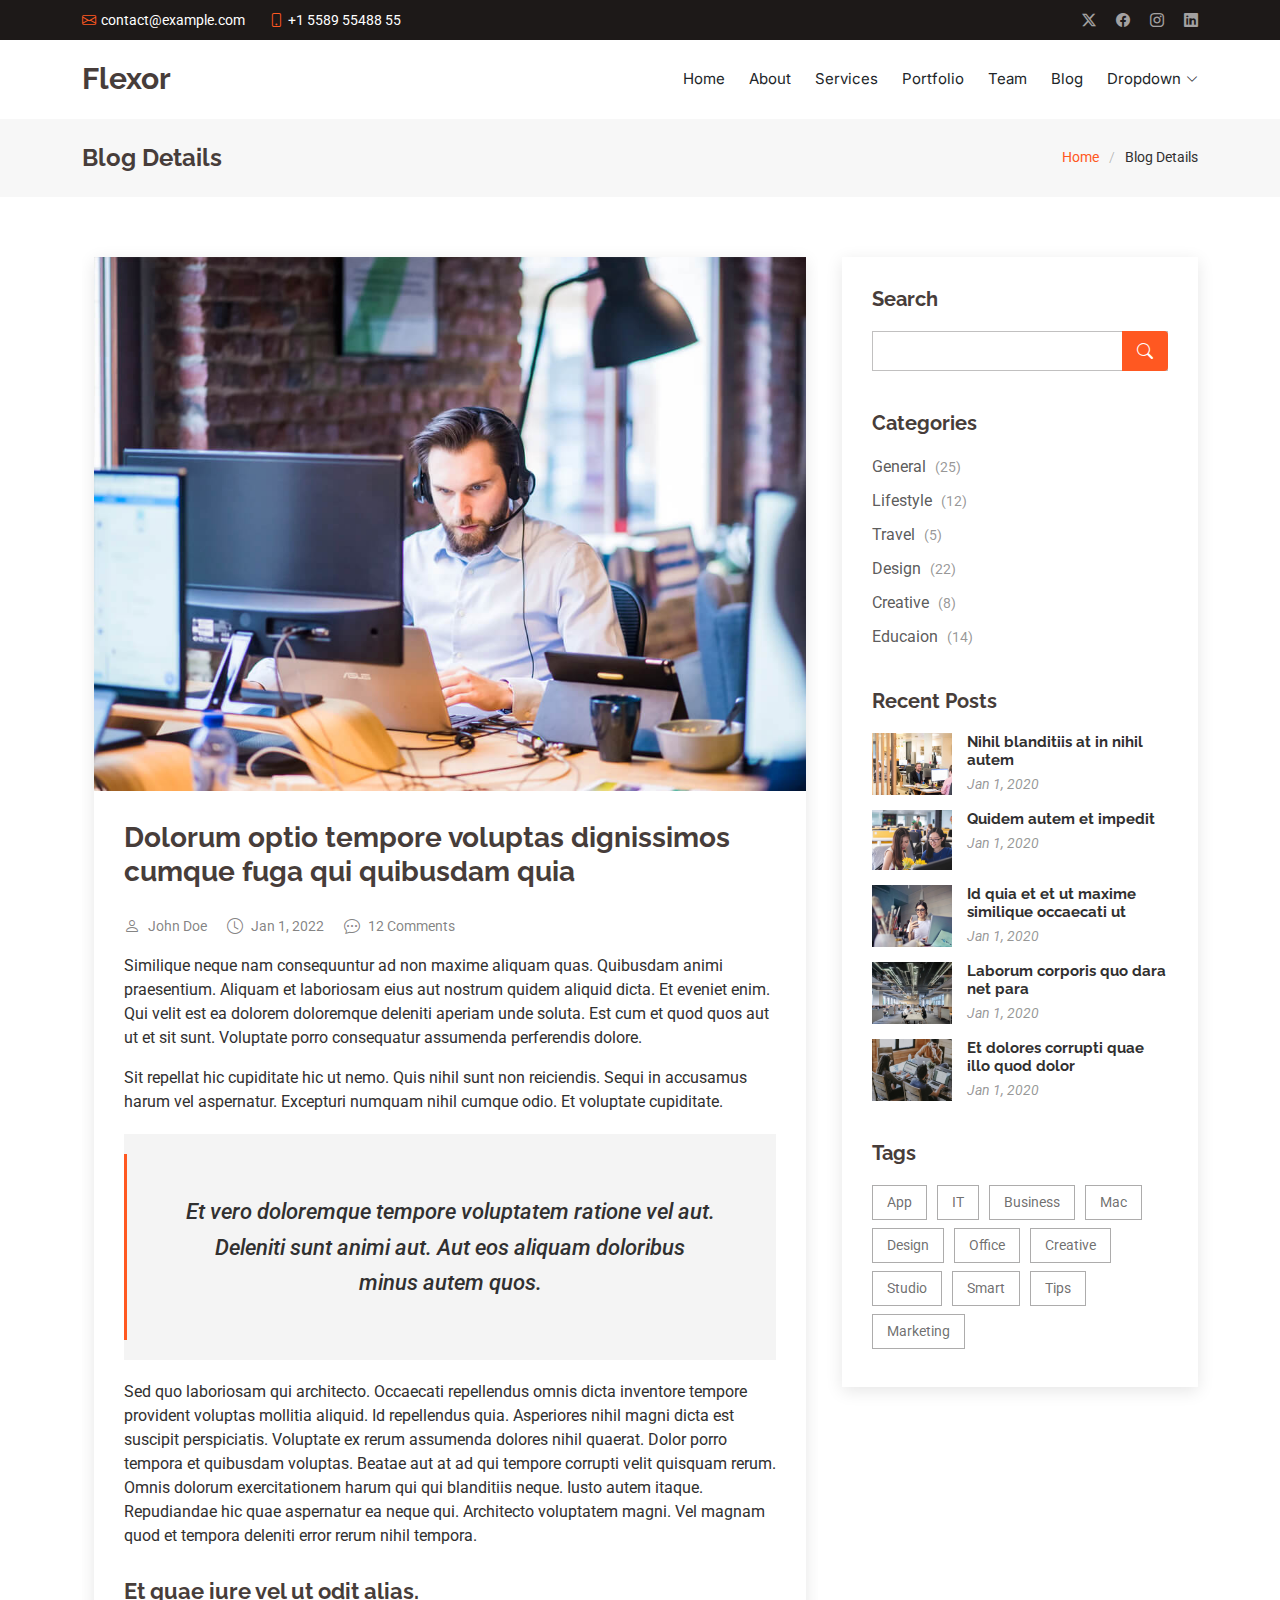
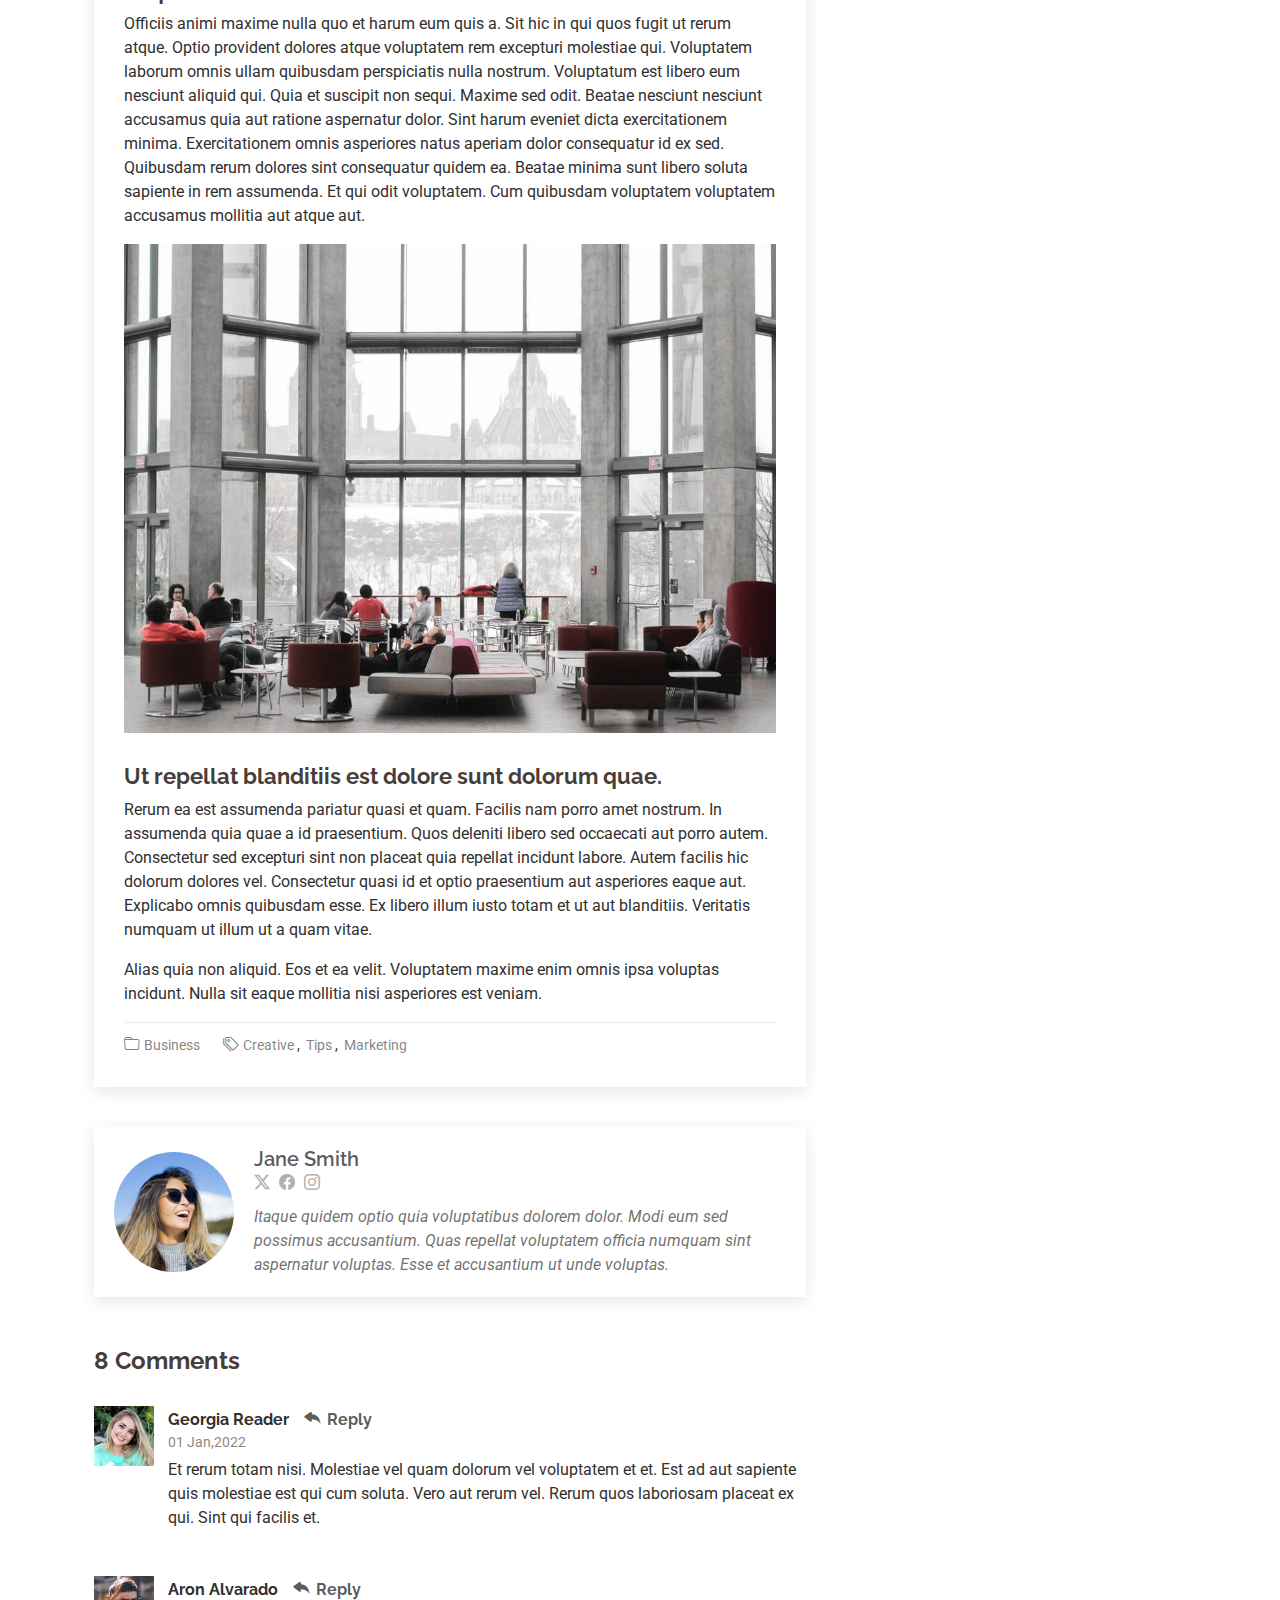
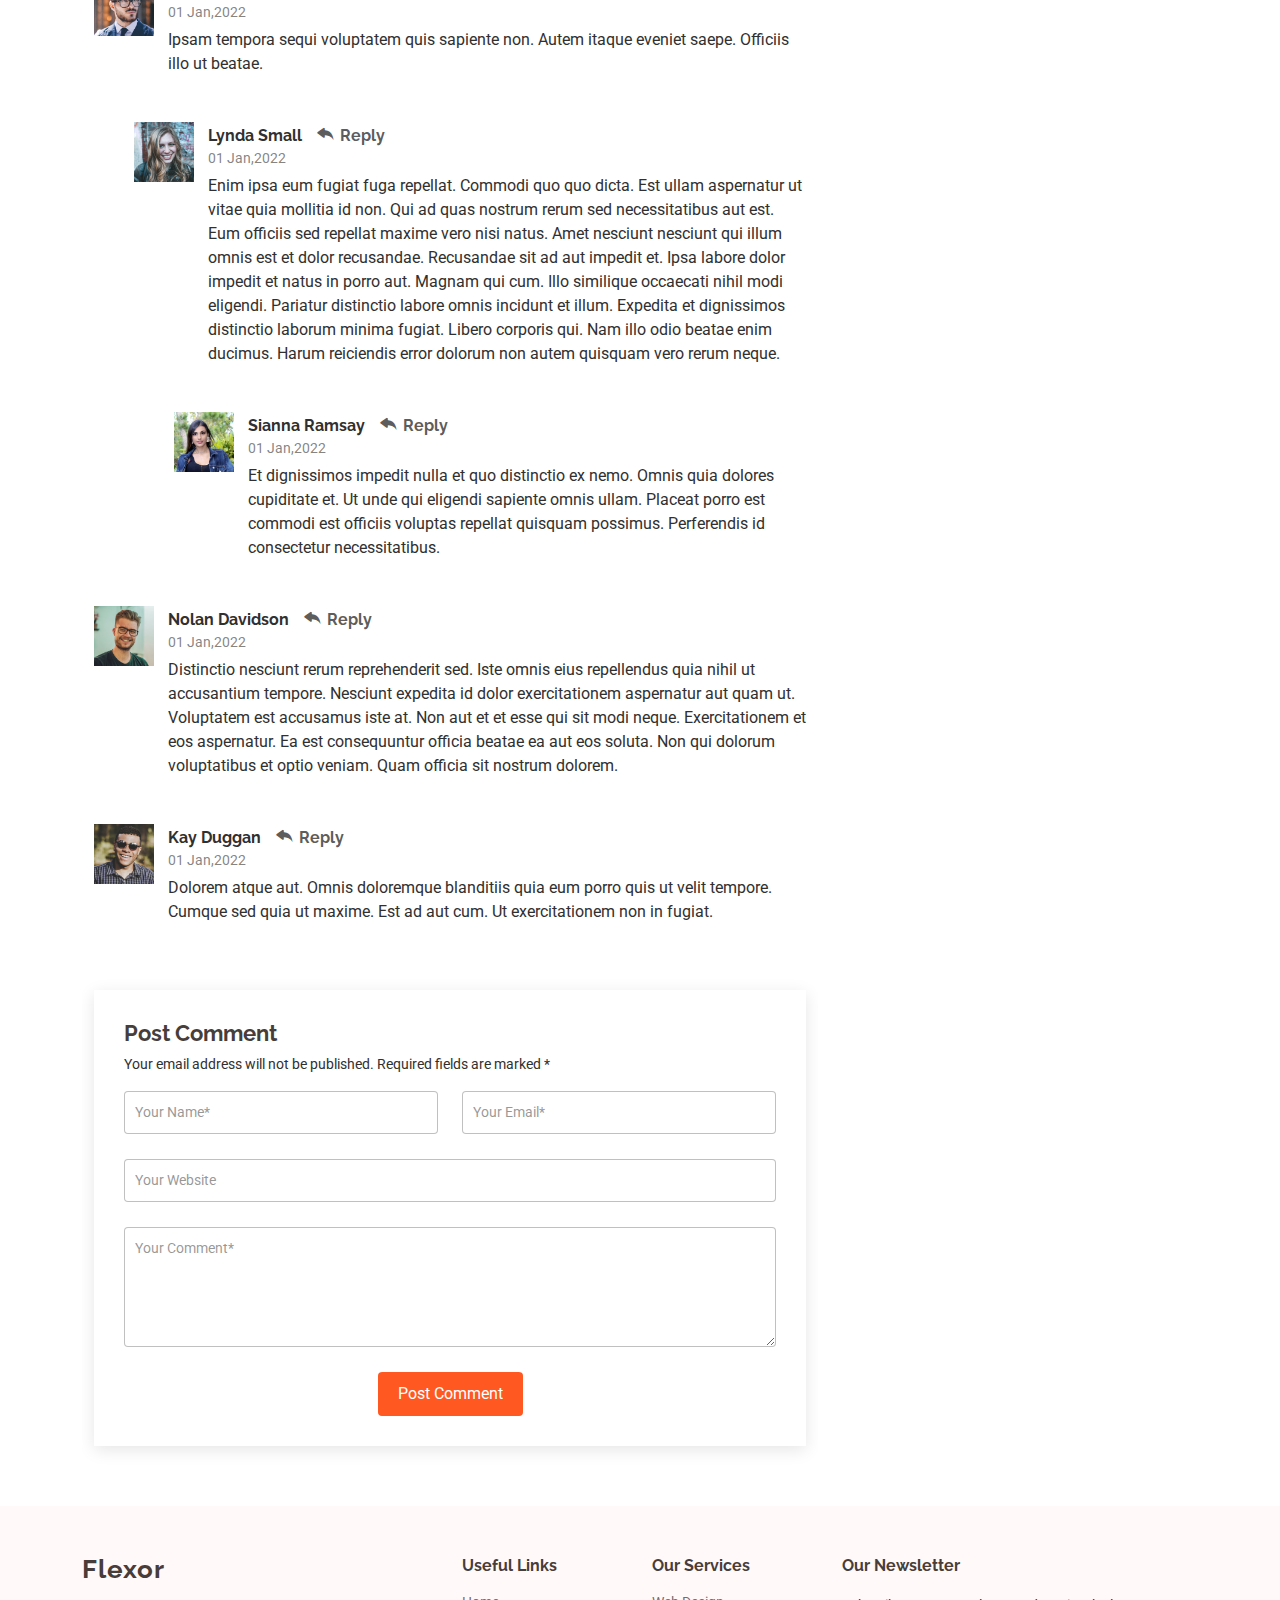
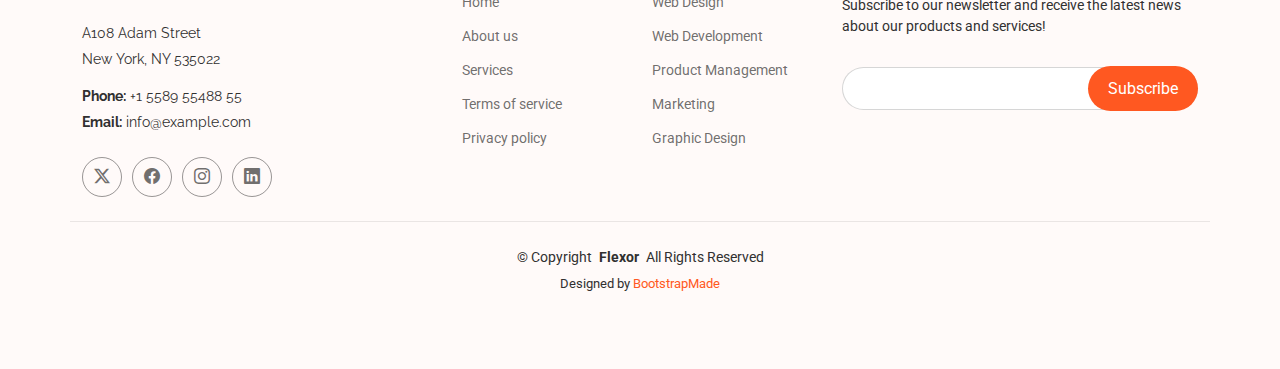
<file: blog-details.html>
<!DOCTYPE html>
<html lang="en">

<head>
  <meta charset="utf-8">
  <meta content="width=device-width, initial-scale=1.0" name="viewport">
  <title>Blog Details - Flexor Bootstrap Template</title>
  <meta name="description" content="">
  <meta name="keywords" content="">

  <!-- Favicons -->
  <link href="assets/img/favicon.png" rel="icon">
  <link href="assets/img/apple-touch-icon.png" rel="apple-touch-icon">

  <!-- Fonts -->
  <link href="https://fonts.googleapis.com" rel="preconnect">
  <link href="https://fonts.gstatic.com" rel="preconnect" crossorigin>
  <link href="https://fonts.googleapis.com/css2?family=Roboto:ital,wght@0,100;0,300;0,400;0,500;0,700;0,900;1,100;1,300;1,400;1,500;1,700;1,900&family=Raleway:ital,wght@0,100;0,200;0,300;0,400;0,500;0,600;0,700;0,800;0,900;1,100;1,200;1,300;1,400;1,500;1,600;1,700;1,800;1,900&family=Inter:wght@100;200;300;400;500;600;700;800;900&display=swap" rel="stylesheet">

  <!-- Vendor CSS Files -->
  <link href="assets/vendor/bootstrap/css/bootstrap.min.css" rel="stylesheet">
  <link href="assets/vendor/bootstrap-icons/bootstrap-icons.css" rel="stylesheet">
  <link href="assets/vendor/aos/aos.css" rel="stylesheet">
  <link href="assets/vendor/glightbox/css/glightbox.min.css" rel="stylesheet">
  <link href="assets/vendor/swiper/swiper-bundle.min.css" rel="stylesheet">

  <!-- Main CSS File -->
  <link href="assets/css/main.css" rel="stylesheet">

  <!-- =======================================================
  * Template Name: Flexor
  * Template URL: https://bootstrapmade.com/flexor-free-multipurpose-bootstrap-template/
  * Updated: Aug 07 2024 with Bootstrap v5.3.3
  * Author: BootstrapMade.com
  * License: https://bootstrapmade.com/license/
  ======================================================== -->
</head>

<body class="blog-details-page">

  <header id="header" class="header sticky-top">

    <div class="topbar d-flex align-items-center dark-background">
      <div class="container d-flex justify-content-center justify-content-md-between">
        <div class="contact-info d-flex align-items-center">
          <i class="bi bi-envelope d-flex align-items-center"><a href="mailto:contact@example.com">contact@example.com</a></i>
          <i class="bi bi-phone d-flex align-items-center ms-4"><span>+1 5589 55488 55</span></i>
        </div>
        <div class="social-links d-none d-md-flex align-items-center">
          <a href="#" class="twitter"><i class="bi bi-twitter-x"></i></a>
          <a href="#" class="facebook"><i class="bi bi-facebook"></i></a>
          <a href="#" class="instagram"><i class="bi bi-instagram"></i></a>
          <a href="#" class="linkedin"><i class="bi bi-linkedin"></i></a>
        </div>
      </div>
    </div><!-- End Top Bar -->

    <div class="branding d-flex align-items-cente">

      <div class="container position-relative d-flex align-items-center justify-content-between">
        <a href="index.html" class="logo d-flex align-items-center">
          <!-- Uncomment the line below if you also wish to use an image logo -->
          <!-- <img src="assets/img/logo.png" alt=""> -->
          <h1 class="sitename">Flexor</h1>
        </a>

        <nav id="navmenu" class="navmenu">
          <ul>
            <li><a href="index.html #hero">Home<br></a></li>
            <li><a href="index.html #about">About</a></li>
            <li><a href="index.html #services">Services</a></li>
            <li><a href="index.html #portfolio">Portfolio</a></li>
            <li><a href="index.html #team">Team</a></li>
            <!-- <li><a href="#pricing">Pricing</a></li> -->
            <li><a href="blog.html">Blog</a></li>
            <li class="dropdown"><a href="#"><span>Dropdown</span> <i class="bi bi-chevron-down toggle-dropdown"></i></a>
              <ul>
                <li><a href="#">Dropdown 1</a></li>
                <li class="dropdown"><a href="#"><span>Deep Dropdown</span> <i class="bi bi-chevron-down toggle-dropdown"></i></a>
                  <ul>
                    <li><a href="#">Deep Dropdown 1</a></li>
                    <li><a href="#">Deep Dropdown 2</a></li>
                    <li><a href="#">Deep Dropdown 3</a></li>
                    <li><a href="#">Deep Dropdown 4</a></li>
                    <li><a href="#">Deep Dropdown 5</a></li>
                  </ul>
                </li>
                <li><a href="#">Dropdown 2</a></li>
                <li><a href="#">Dropdown 3</a></li>
                <li><a href="#">Dropdown 4</a></li>
              </ul>
            </li>
            <!-- <li><a href="#contact">Contact</a></li> -->
          </ul>
          <i class="mobile-nav-toggle d-xl-none bi bi-list"></i>
        </nav>

      </div>

    </div>

  </header>

  <main class="main">

    <!-- Page Title -->
    <div class="page-title">
      <div class="container d-lg-flex justify-content-between align-items-center">
        <h1 class="mb-2 mb-lg-0">Blog Details</h1>
        <nav class="breadcrumbs">
          <ol>
            <li><a href="index.html">Home</a></li>
            <li class="current">Blog Details</li>
          </ol>
        </nav>
      </div>
    </div><!-- End Page Title -->

    <div class="container">
      <div class="row">

        <div class="col-lg-8">

          <!-- Blog Details Section -->
          <section id="blog-details" class="blog-details section">
            <div class="container">

              <article class="article">

                <div class="post-img">
                  <img src="assets/img/blog/blog-1.jpg" alt="" class="img-fluid">
                </div>

                <h2 class="title">Dolorum optio tempore voluptas dignissimos cumque fuga qui quibusdam quia</h2>

                <div class="meta-top">
                  <ul>
                    <li class="d-flex align-items-center"><i class="bi bi-person"></i> <a href="blog-details.html">John Doe</a></li>
                    <li class="d-flex align-items-center"><i class="bi bi-clock"></i> <a href="blog-details.html"><time datetime="2020-01-01">Jan 1, 2022</time></a></li>
                    <li class="d-flex align-items-center"><i class="bi bi-chat-dots"></i> <a href="blog-details.html">12 Comments</a></li>
                  </ul>
                </div><!-- End meta top -->

                <div class="content">
                  <p>
                    Similique neque nam consequuntur ad non maxime aliquam quas. Quibusdam animi praesentium. Aliquam et laboriosam eius aut nostrum quidem aliquid dicta.
                    Et eveniet enim. Qui velit est ea dolorem doloremque deleniti aperiam unde soluta. Est cum et quod quos aut ut et sit sunt. Voluptate porro consequatur assumenda perferendis dolore.
                  </p>

                  <p>
                    Sit repellat hic cupiditate hic ut nemo. Quis nihil sunt non reiciendis. Sequi in accusamus harum vel aspernatur. Excepturi numquam nihil cumque odio. Et voluptate cupiditate.
                  </p>

                  <blockquote>
                    <p>
                      Et vero doloremque tempore voluptatem ratione vel aut. Deleniti sunt animi aut. Aut eos aliquam doloribus minus autem quos.
                    </p>
                  </blockquote>

                  <p>
                    Sed quo laboriosam qui architecto. Occaecati repellendus omnis dicta inventore tempore provident voluptas mollitia aliquid. Id repellendus quia. Asperiores nihil magni dicta est suscipit perspiciatis. Voluptate ex rerum assumenda dolores nihil quaerat.
                    Dolor porro tempora et quibusdam voluptas. Beatae aut at ad qui tempore corrupti velit quisquam rerum. Omnis dolorum exercitationem harum qui qui blanditiis neque.
                    Iusto autem itaque. Repudiandae hic quae aspernatur ea neque qui. Architecto voluptatem magni. Vel magnam quod et tempora deleniti error rerum nihil tempora.
                  </p>

                  <h3>Et quae iure vel ut odit alias.</h3>
                  <p>
                    Officiis animi maxime nulla quo et harum eum quis a. Sit hic in qui quos fugit ut rerum atque. Optio provident dolores atque voluptatem rem excepturi molestiae qui. Voluptatem laborum omnis ullam quibusdam perspiciatis nulla nostrum. Voluptatum est libero eum nesciunt aliquid qui.
                    Quia et suscipit non sequi. Maxime sed odit. Beatae nesciunt nesciunt accusamus quia aut ratione aspernatur dolor. Sint harum eveniet dicta exercitationem minima. Exercitationem omnis asperiores natus aperiam dolor consequatur id ex sed. Quibusdam rerum dolores sint consequatur quidem ea.
                    Beatae minima sunt libero soluta sapiente in rem assumenda. Et qui odit voluptatem. Cum quibusdam voluptatem voluptatem accusamus mollitia aut atque aut.
                  </p>
                  <img src="assets/img/blog/blog-inside-post.jpg" class="img-fluid" alt="">

                  <h3>Ut repellat blanditiis est dolore sunt dolorum quae.</h3>
                  <p>
                    Rerum ea est assumenda pariatur quasi et quam. Facilis nam porro amet nostrum. In assumenda quia quae a id praesentium. Quos deleniti libero sed occaecati aut porro autem. Consectetur sed excepturi sint non placeat quia repellat incidunt labore. Autem facilis hic dolorum dolores vel.
                    Consectetur quasi id et optio praesentium aut asperiores eaque aut. Explicabo omnis quibusdam esse. Ex libero illum iusto totam et ut aut blanditiis. Veritatis numquam ut illum ut a quam vitae.
                  </p>
                  <p>
                    Alias quia non aliquid. Eos et ea velit. Voluptatem maxime enim omnis ipsa voluptas incidunt. Nulla sit eaque mollitia nisi asperiores est veniam.
                  </p>

                </div><!-- End post content -->

                <div class="meta-bottom">
                  <i class="bi bi-folder"></i>
                  <ul class="cats">
                    <li><a href="#">Business</a></li>
                  </ul>

                  <i class="bi bi-tags"></i>
                  <ul class="tags">
                    <li><a href="#">Creative</a></li>
                    <li><a href="#">Tips</a></li>
                    <li><a href="#">Marketing</a></li>
                  </ul>
                </div><!-- End meta bottom -->

              </article>

            </div>
          </section><!-- /Blog Details Section -->

          <!-- Blog Author Section -->
          <section id="blog-author" class="blog-author section">

            <div class="container">
              <div class="author-container d-flex align-items-center">
                <img src="assets/img/blog/blog-author.jpg" class="rounded-circle flex-shrink-0" alt="">
                <div>
                  <h4>Jane Smith</h4>
                  <div class="social-links">
                    <a href="https://x.com/#"><i class="bi bi-twitter-x"></i></a>
                    <a href="https://facebook.com/#"><i class="bi bi-facebook"></i></a>
                    <a href="https://instagram.com/#"><i class="biu bi-instagram"></i></a>
                  </div>
                  <p>
                    Itaque quidem optio quia voluptatibus dolorem dolor. Modi eum sed possimus accusantium. Quas repellat voluptatem officia numquam sint aspernatur voluptas. Esse et accusantium ut unde voluptas.
                  </p>
                </div>
              </div>
            </div>

          </section><!-- /Blog Author Section -->

          <!-- Blog Comments Section -->
          <section id="blog-comments" class="blog-comments section">

            <div class="container">

              <h4 class="comments-count">8 Comments</h4>

              <div id="comment-1" class="comment">
                <div class="d-flex">
                  <div class="comment-img"><img src="assets/img/blog/comments-1.jpg" alt=""></div>
                  <div>
                    <h5><a href="">Georgia Reader</a> <a href="#" class="reply"><i class="bi bi-reply-fill"></i> Reply</a></h5>
                    <time datetime="2020-01-01">01 Jan,2022</time>
                    <p>
                      Et rerum totam nisi. Molestiae vel quam dolorum vel voluptatem et et. Est ad aut sapiente quis molestiae est qui cum soluta.
                      Vero aut rerum vel. Rerum quos laboriosam placeat ex qui. Sint qui facilis et.
                    </p>
                  </div>
                </div>
              </div><!-- End comment #1 -->

              <div id="comment-2" class="comment">
                <div class="d-flex">
                  <div class="comment-img"><img src="assets/img/blog/comments-2.jpg" alt=""></div>
                  <div>
                    <h5><a href="">Aron Alvarado</a> <a href="#" class="reply"><i class="bi bi-reply-fill"></i> Reply</a></h5>
                    <time datetime="2020-01-01">01 Jan,2022</time>
                    <p>
                      Ipsam tempora sequi voluptatem quis sapiente non. Autem itaque eveniet saepe. Officiis illo ut beatae.
                    </p>
                  </div>
                </div>

                <div id="comment-reply-1" class="comment comment-reply">
                  <div class="d-flex">
                    <div class="comment-img"><img src="assets/img/blog/comments-3.jpg" alt=""></div>
                    <div>
                      <h5><a href="">Lynda Small</a> <a href="#" class="reply"><i class="bi bi-reply-fill"></i> Reply</a></h5>
                      <time datetime="2020-01-01">01 Jan,2022</time>
                      <p>
                        Enim ipsa eum fugiat fuga repellat. Commodi quo quo dicta. Est ullam aspernatur ut vitae quia mollitia id non. Qui ad quas nostrum rerum sed necessitatibus aut est. Eum officiis sed repellat maxime vero nisi natus. Amet nesciunt nesciunt qui illum omnis est et dolor recusandae.

                        Recusandae sit ad aut impedit et. Ipsa labore dolor impedit et natus in porro aut. Magnam qui cum. Illo similique occaecati nihil modi eligendi. Pariatur distinctio labore omnis incidunt et illum. Expedita et dignissimos distinctio laborum minima fugiat.

                        Libero corporis qui. Nam illo odio beatae enim ducimus. Harum reiciendis error dolorum non autem quisquam vero rerum neque.
                      </p>
                    </div>
                  </div>

                  <div id="comment-reply-2" class="comment comment-reply">
                    <div class="d-flex">
                      <div class="comment-img"><img src="assets/img/blog/comments-4.jpg" alt=""></div>
                      <div>
                        <h5><a href="">Sianna Ramsay</a> <a href="#" class="reply"><i class="bi bi-reply-fill"></i> Reply</a></h5>
                        <time datetime="2020-01-01">01 Jan,2022</time>
                        <p>
                          Et dignissimos impedit nulla et quo distinctio ex nemo. Omnis quia dolores cupiditate et. Ut unde qui eligendi sapiente omnis ullam. Placeat porro est commodi est officiis voluptas repellat quisquam possimus. Perferendis id consectetur necessitatibus.
                        </p>
                      </div>
                    </div>

                  </div><!-- End comment reply #2-->

                </div><!-- End comment reply #1-->

              </div><!-- End comment #2-->

              <div id="comment-3" class="comment">
                <div class="d-flex">
                  <div class="comment-img"><img src="assets/img/blog/comments-5.jpg" alt=""></div>
                  <div>
                    <h5><a href="">Nolan Davidson</a> <a href="#" class="reply"><i class="bi bi-reply-fill"></i> Reply</a></h5>
                    <time datetime="2020-01-01">01 Jan,2022</time>
                    <p>
                      Distinctio nesciunt rerum reprehenderit sed. Iste omnis eius repellendus quia nihil ut accusantium tempore. Nesciunt expedita id dolor exercitationem aspernatur aut quam ut. Voluptatem est accusamus iste at.
                      Non aut et et esse qui sit modi neque. Exercitationem et eos aspernatur. Ea est consequuntur officia beatae ea aut eos soluta. Non qui dolorum voluptatibus et optio veniam. Quam officia sit nostrum dolorem.
                    </p>
                  </div>
                </div>

              </div><!-- End comment #3 -->

              <div id="comment-4" class="comment">
                <div class="d-flex">
                  <div class="comment-img"><img src="assets/img/blog/comments-6.jpg" alt=""></div>
                  <div>
                    <h5><a href="">Kay Duggan</a> <a href="#" class="reply"><i class="bi bi-reply-fill"></i> Reply</a></h5>
                    <time datetime="2020-01-01">01 Jan,2022</time>
                    <p>
                      Dolorem atque aut. Omnis doloremque blanditiis quia eum porro quis ut velit tempore. Cumque sed quia ut maxime. Est ad aut cum. Ut exercitationem non in fugiat.
                    </p>
                  </div>
                </div>

              </div><!-- End comment #4 -->

            </div>

          </section><!-- /Blog Comments Section -->

          <!-- Comment Form Section -->
          <section id="comment-form" class="comment-form section">
            <div class="container">

              <form action="">

                <h4>Post Comment</h4>
                <p>Your email address will not be published. Required fields are marked * </p>
                <div class="row">
                  <div class="col-md-6 form-group">
                    <input name="name" type="text" class="form-control" placeholder="Your Name*">
                  </div>
                  <div class="col-md-6 form-group">
                    <input name="email" type="text" class="form-control" placeholder="Your Email*">
                  </div>
                </div>
                <div class="row">
                  <div class="col form-group">
                    <input name="website" type="text" class="form-control" placeholder="Your Website">
                  </div>
                </div>
                <div class="row">
                  <div class="col form-group">
                    <textarea name="comment" class="form-control" placeholder="Your Comment*"></textarea>
                  </div>
                </div>

                <div class="text-center">
                  <button type="submit" class="btn btn-primary">Post Comment</button>
                </div>

              </form>

            </div>
          </section><!-- /Comment Form Section -->

        </div>

        <div class="col-lg-4 sidebar">

          <div class="widgets-container">

            <!-- Search Widget -->
            <div class="search-widget widget-item">

              <h3 class="widget-title">Search</h3>
              <form action="">
                <input type="text">
                <button type="submit" title="Search"><i class="bi bi-search"></i></button>
              </form>

            </div><!--/Search Widget -->

            <!-- Categories Widget -->
            <div class="categories-widget widget-item">

              <h3 class="widget-title">Categories</h3>
              <ul class="mt-3">
                <li><a href="#">General <span>(25)</span></a></li>
                <li><a href="#">Lifestyle <span>(12)</span></a></li>
                <li><a href="#">Travel <span>(5)</span></a></li>
                <li><a href="#">Design <span>(22)</span></a></li>
                <li><a href="#">Creative <span>(8)</span></a></li>
                <li><a href="#">Educaion <span>(14)</span></a></li>
              </ul>

            </div><!--/Categories Widget -->

            <!-- Recent Posts Widget -->
            <div class="recent-posts-widget widget-item">

              <h3 class="widget-title">Recent Posts</h3>

              <div class="post-item">
                <img src="assets/img/blog/blog-recent-1.jpg" alt="" class="flex-shrink-0">
                <div>
                  <h4><a href="blog-details.html">Nihil blanditiis at in nihil autem</a></h4>
                  <time datetime="2020-01-01">Jan 1, 2020</time>
                </div>
              </div><!-- End recent post item-->

              <div class="post-item">
                <img src="assets/img/blog/blog-recent-2.jpg" alt="" class="flex-shrink-0">
                <div>
                  <h4><a href="blog-details.html">Quidem autem et impedit</a></h4>
                  <time datetime="2020-01-01">Jan 1, 2020</time>
                </div>
              </div><!-- End recent post item-->

              <div class="post-item">
                <img src="assets/img/blog/blog-recent-3.jpg" alt="" class="flex-shrink-0">
                <div>
                  <h4><a href="blog-details.html">Id quia et et ut maxime similique occaecati ut</a></h4>
                  <time datetime="2020-01-01">Jan 1, 2020</time>
                </div>
              </div><!-- End recent post item-->

              <div class="post-item">
                <img src="assets/img/blog/blog-recent-4.jpg" alt="" class="flex-shrink-0">
                <div>
                  <h4><a href="blog-details.html">Laborum corporis quo dara net para</a></h4>
                  <time datetime="2020-01-01">Jan 1, 2020</time>
                </div>
              </div><!-- End recent post item-->

              <div class="post-item">
                <img src="assets/img/blog/blog-recent-5.jpg" alt="" class="flex-shrink-0">
                <div>
                  <h4><a href="blog-details.html">Et dolores corrupti quae illo quod dolor</a></h4>
                  <time datetime="2020-01-01">Jan 1, 2020</time>
                </div>
              </div><!-- End recent post item-->

            </div><!--/Recent Posts Widget -->

            <!-- Tags Widget -->
            <div class="tags-widget widget-item">

              <h3 class="widget-title">Tags</h3>
              <ul>
                <li><a href="#">App</a></li>
                <li><a href="#">IT</a></li>
                <li><a href="#">Business</a></li>
                <li><a href="#">Mac</a></li>
                <li><a href="#">Design</a></li>
                <li><a href="#">Office</a></li>
                <li><a href="#">Creative</a></li>
                <li><a href="#">Studio</a></li>
                <li><a href="#">Smart</a></li>
                <li><a href="#">Tips</a></li>
                <li><a href="#">Marketing</a></li>
              </ul>

            </div><!--/Tags Widget -->

          </div>

        </div>

      </div>
    </div>

  </main>

  <footer id="footer" class="footer light-background">

    <div class="container footer-top">
      <div class="row gy-4">
        <div class="col-lg-4 col-md-6 footer-about">
          <a href="index.html" class="logo d-flex align-items-center">
            <span class="sitename">Flexor</span>
          </a>
          <div class="footer-contact pt-3">
            <p>A108 Adam Street</p>
            <p>New York, NY 535022</p>
            <p class="mt-3"><strong>Phone:</strong> <span>+1 5589 55488 55</span></p>
            <p><strong>Email:</strong> <span>info@example.com</span></p>
          </div>
          <div class="social-links d-flex mt-4">
            <a href=""><i class="bi bi-twitter-x"></i></a>
            <a href=""><i class="bi bi-facebook"></i></a>
            <a href=""><i class="bi bi-instagram"></i></a>
            <a href=""><i class="bi bi-linkedin"></i></a>
          </div>
        </div>

        <div class="col-lg-2 col-md-3 footer-links">
          <h4>Useful Links</h4>
          <ul>
            <li><a href="#">Home</a></li>
            <li><a href="#">About us</a></li>
            <li><a href="#">Services</a></li>
            <li><a href="#">Terms of service</a></li>
            <li><a href="#">Privacy policy</a></li>
          </ul>
        </div>

        <div class="col-lg-2 col-md-3 footer-links">
          <h4>Our Services</h4>
          <ul>
            <li><a href="#">Web Design</a></li>
            <li><a href="#">Web Development</a></li>
            <li><a href="#">Product Management</a></li>
            <li><a href="#">Marketing</a></li>
            <li><a href="#">Graphic Design</a></li>
          </ul>
        </div>

        <div class="col-lg-4 col-md-12 footer-newsletter">
          <h4>Our Newsletter</h4>
          <p>Subscribe to our newsletter and receive the latest news about our products and services!</p>
          <form action="forms/newsletter.php" method="post" class="php-email-form">
            <div class="newsletter-form"><input type="email" name="email"><input type="submit" value="Subscribe"></div>
            <div class="loading">Loading</div>
            <div class="error-message"></div>
            <div class="sent-message">Your subscription request has been sent. Thank you!</div>
          </form>
        </div>

      </div>
    </div>

    <div class="container copyright text-center mt-4">
      <p>© <span>Copyright</span> <strong class="px-1 sitename">Flexor</strong> <span>All Rights Reserved</span></p>
      <div class="credits">
        <!-- All the links in the footer should remain intact. -->
        <!-- You can delete the links only if you've purchased the pro version. -->
        <!-- Licensing information: https://bootstrapmade.com/license/ -->
        <!-- Purchase the pro version with working PHP/AJAX contact form: [buy-url] -->
        Designed by <a href="https://bootstrapmade.com/">BootstrapMade</a>
      </div>
    </div>

  </footer>

  <!-- Scroll Top -->
  <a href="#" id="scroll-top" class="scroll-top d-flex align-items-center justify-content-center"><i class="bi bi-arrow-up-short"></i></a>

  <!-- Preloader -->
  <div id="preloader"></div>

  <!-- Vendor JS Files -->
  <script src="assets/vendor/bootstrap/js/bootstrap.bundle.min.js"></script>
  <script src="assets/vendor/php-email-form/validate.js"></script>
  <script src="assets/vendor/aos/aos.js"></script>
  <script src="assets/vendor/glightbox/js/glightbox.min.js"></script>
  <script src="assets/vendor/swiper/swiper-bundle.min.js"></script>
  <script src="assets/vendor/imagesloaded/imagesloaded.pkgd.min.js"></script>
  <script src="assets/vendor/isotope-layout/isotope.pkgd.min.js"></script>

  <!-- Main JS File -->
  <script src="assets/js/main.js"></script>

</body>

</html>
</file>
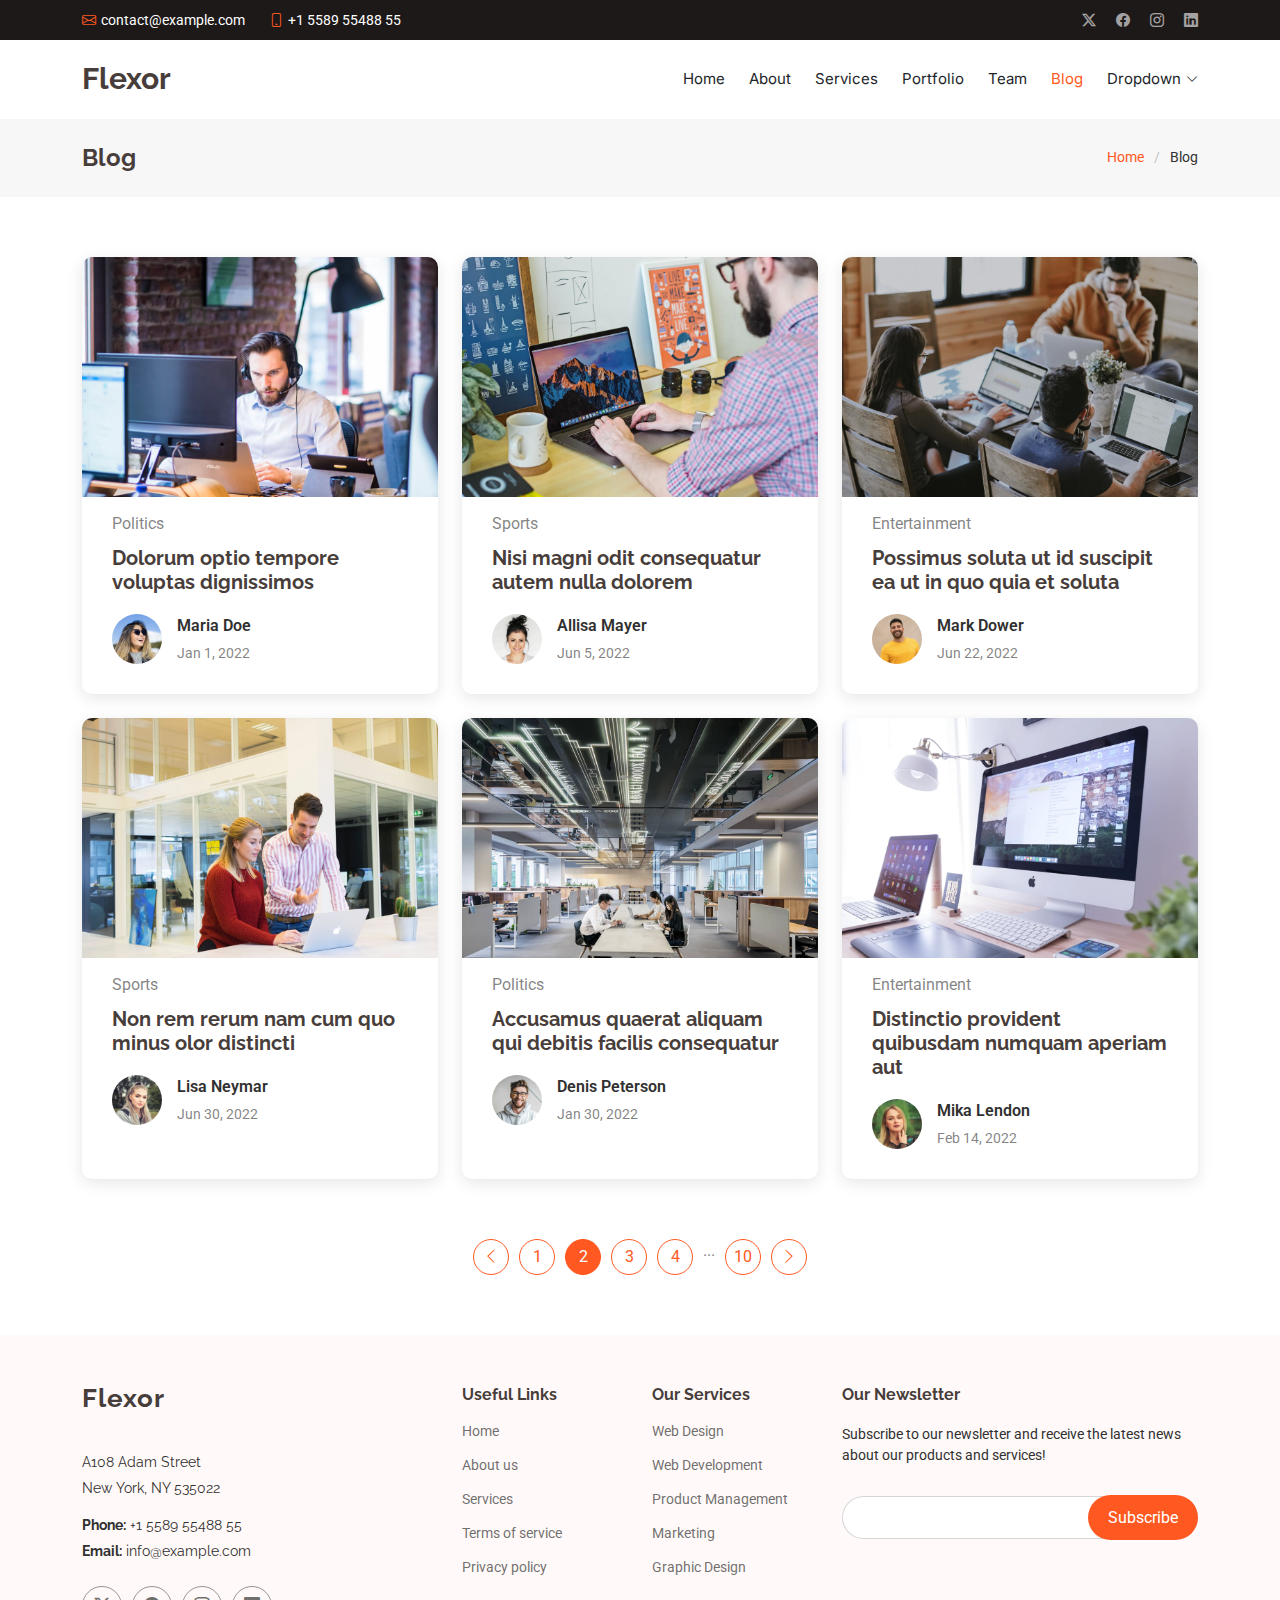
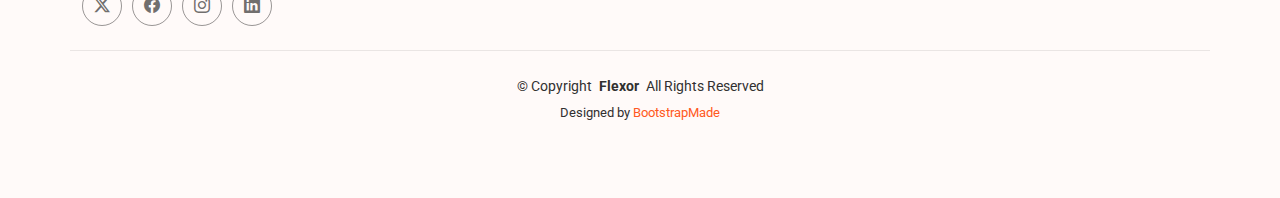
<file: blog.html>
<!DOCTYPE html>
<html lang="en">

<head>
  <meta charset="utf-8">
  <meta content="width=device-width, initial-scale=1.0" name="viewport">
  <title>Blog - Flexor Bootstrap Template</title>
  <meta name="description" content="">
  <meta name="keywords" content="">

  <!-- Favicons -->
  <link href="assets/img/favicon.png" rel="icon">
  <link href="assets/img/apple-touch-icon.png" rel="apple-touch-icon">

  <!-- Fonts -->
  <link href="https://fonts.googleapis.com" rel="preconnect">
  <link href="https://fonts.gstatic.com" rel="preconnect" crossorigin>
  <link href="https://fonts.googleapis.com/css2?family=Roboto:ital,wght@0,100;0,300;0,400;0,500;0,700;0,900;1,100;1,300;1,400;1,500;1,700;1,900&family=Raleway:ital,wght@0,100;0,200;0,300;0,400;0,500;0,600;0,700;0,800;0,900;1,100;1,200;1,300;1,400;1,500;1,600;1,700;1,800;1,900&family=Inter:wght@100;200;300;400;500;600;700;800;900&display=swap" rel="stylesheet">

  <!-- Vendor CSS Files -->
  <link href="assets/vendor/bootstrap/css/bootstrap.min.css" rel="stylesheet">
  <link href="assets/vendor/bootstrap-icons/bootstrap-icons.css" rel="stylesheet">
  <link href="assets/vendor/aos/aos.css" rel="stylesheet">
  <link href="assets/vendor/glightbox/css/glightbox.min.css" rel="stylesheet">
  <link href="assets/vendor/swiper/swiper-bundle.min.css" rel="stylesheet">

  <!-- Main CSS File -->
  <link href="assets/css/main.css" rel="stylesheet">

  <!-- =======================================================
  * Template Name: Flexor
  * Template URL: https://bootstrapmade.com/flexor-free-multipurpose-bootstrap-template/
  * Updated: Aug 07 2024 with Bootstrap v5.3.3
  * Author: BootstrapMade.com
  * License: https://bootstrapmade.com/license/
  ======================================================== -->
</head>

<body class="blog-page">

  <header id="header" class="header sticky-top">

    <div class="topbar d-flex align-items-center dark-background">
      <div class="container d-flex justify-content-center justify-content-md-between">
        <div class="contact-info d-flex align-items-center">
          <i class="bi bi-envelope d-flex align-items-center"><a href="mailto:contact@example.com">contact@example.com</a></i>
          <i class="bi bi-phone d-flex align-items-center ms-4"><span>+1 5589 55488 55</span></i>
        </div>
        <div class="social-links d-none d-md-flex align-items-center">
          <a href="#" class="twitter"><i class="bi bi-twitter-x"></i></a>
          <a href="#" class="facebook"><i class="bi bi-facebook"></i></a>
          <a href="#" class="instagram"><i class="bi bi-instagram"></i></a>
          <a href="#" class="linkedin"><i class="bi bi-linkedin"></i></a>
        </div>
      </div>
    </div><!-- End Top Bar -->

    <div class="branding d-flex align-items-cente">

      <div class="container position-relative d-flex align-items-center justify-content-between">
        <a href="index.html" class="logo d-flex align-items-center">
          <!-- Uncomment the line below if you also wish to use an image logo -->
          <!-- <img src="assets/img/logo.png" alt=""> -->
          <h1 class="sitename">Flexor</h1>
        </a>

        <nav id="navmenu" class="navmenu">
          <ul>
            <li><a href="index.html #hero">Home<br></a></li>
            <li><a href="index.html #about">About</a></li>
            <li><a href="index.html #services">Services</a></li>
            <li><a href="index.html #portfolio">Portfolio</a></li>
            <li><a href="index.html #team">Team</a></li>
            <!-- <li><a href="#pricing">Pricing</a></li> -->
            <li><a href="blog.html" class="active">Blog</a></li>
            <li class="dropdown"><a href="#"><span>Dropdown</span> <i class="bi bi-chevron-down toggle-dropdown"></i></a>
              <ul>
                <li><a href="#">Dropdown 1</a></li>
                <li class="dropdown"><a href="#"><span>Deep Dropdown</span> <i class="bi bi-chevron-down toggle-dropdown"></i></a>
                  <ul>
                    <li><a href="#">Deep Dropdown 1</a></li>
                    <li><a href="#">Deep Dropdown 2</a></li>
                    <li><a href="#">Deep Dropdown 3</a></li>
                    <li><a href="#">Deep Dropdown 4</a></li>
                    <li><a href="#">Deep Dropdown 5</a></li>
                  </ul>
                </li>
                <li><a href="#">Dropdown 2</a></li>
                <li><a href="#">Dropdown 3</a></li>
                <li><a href="#">Dropdown 4</a></li>
              </ul>
            </li>
            <!-- <li><a href="#contact">Contact</a></li> -->
          </ul>
          <i class="mobile-nav-toggle d-xl-none bi bi-list"></i>
        </nav>

      </div>

    </div>

  </header>

  <main class="main">

    <!-- Page Title -->
    <div class="page-title">
      <div class="container d-lg-flex justify-content-between align-items-center">
        <h1 class="mb-2 mb-lg-0">Blog</h1>
        <nav class="breadcrumbs">
          <ol>
            <li><a href="index.html">Home</a></li>
            <li class="current">Blog</li>
          </ol>
        </nav>
      </div>
    </div><!-- End Page Title -->

    <!-- Blog Posts Section -->
    <section id="blog-posts" class="blog-posts section">

      <div class="container">
        <div class="row gy-4">

          <div class="col-lg-4">
            <article>

              <div class="post-img">
                <img src="assets/img/blog/blog-1.jpg" alt="" class="img-fluid">
              </div>

              <p class="post-category">Politics</p>

              <h2 class="title">
                <a href="blog-details.html">Dolorum optio tempore voluptas dignissimos</a>
              </h2>

              <div class="d-flex align-items-center">
                <img src="assets/img/blog/blog-author.jpg" alt="" class="img-fluid post-author-img flex-shrink-0">
                <div class="post-meta">
                  <p class="post-author">Maria Doe</p>
                  <p class="post-date">
                    <time datetime="2022-01-01">Jan 1, 2022</time>
                  </p>
                </div>
              </div>

            </article>
          </div><!-- End post list item -->

          <div class="col-lg-4">
            <article>

              <div class="post-img">
                <img src="assets/img/blog/blog-2.jpg" alt="" class="img-fluid">
              </div>

              <p class="post-category">Sports</p>

              <h2 class="title">
                <a href="blog-details.html">Nisi magni odit consequatur autem nulla dolorem</a>
              </h2>

              <div class="d-flex align-items-center">
                <img src="assets/img/blog/blog-author-2.jpg" alt="" class="img-fluid post-author-img flex-shrink-0">
                <div class="post-meta">
                  <p class="post-author">Allisa Mayer</p>
                  <p class="post-date">
                    <time datetime="2022-01-01">Jun 5, 2022</time>
                  </p>
                </div>
              </div>

            </article>
          </div><!-- End post list item -->

          <div class="col-lg-4">
            <article>

              <div class="post-img">
                <img src="assets/img/blog/blog-3.jpg" alt="" class="img-fluid">
              </div>

              <p class="post-category">Entertainment</p>

              <h2 class="title">
                <a href="blog-details.html">Possimus soluta ut id suscipit ea ut in quo quia et soluta</a>
              </h2>

              <div class="d-flex align-items-center">
                <img src="assets/img/blog/blog-author-3.jpg" alt="" class="img-fluid post-author-img flex-shrink-0">
                <div class="post-meta">
                  <p class="post-author">Mark Dower</p>
                  <p class="post-date">
                    <time datetime="2022-01-01">Jun 22, 2022</time>
                  </p>
                </div>
              </div>

            </article>
          </div><!-- End post list item -->

          <div class="col-lg-4">
            <article>

              <div class="post-img">
                <img src="assets/img/blog/blog-4.jpg" alt="" class="img-fluid">
              </div>

              <p class="post-category">Sports</p>

              <h2 class="title">
                <a href="blog-details.html">Non rem rerum nam cum quo minus olor distincti</a>
              </h2>

              <div class="d-flex align-items-center">
                <img src="assets/img/blog/blog-author-4.jpg" alt="" class="img-fluid post-author-img flex-shrink-0">
                <div class="post-meta">
                  <p class="post-author">Lisa Neymar</p>
                  <p class="post-date">
                    <time datetime="2022-01-01">Jun 30, 2022</time>
                  </p>
                </div>
              </div>

            </article>
          </div><!-- End post list item -->

          <div class="col-lg-4">
            <article>

              <div class="post-img">
                <img src="assets/img/blog/blog-5.jpg" alt="" class="img-fluid">
              </div>

              <p class="post-category">Politics</p>

              <h2 class="title">
                <a href="blog-details.html">Accusamus quaerat aliquam qui debitis facilis consequatur</a>
              </h2>

              <div class="d-flex align-items-center">
                <img src="assets/img/blog/blog-author-5.jpg" alt="" class="img-fluid post-author-img flex-shrink-0">
                <div class="post-meta">
                  <p class="post-author">Denis Peterson</p>
                  <p class="post-date">
                    <time datetime="2022-01-01">Jan 30, 2022</time>
                  </p>
                </div>
              </div>

            </article>
          </div><!-- End post list item -->

          <div class="col-lg-4">
            <article>

              <div class="post-img">
                <img src="assets/img/blog/blog-6.jpg" alt="" class="img-fluid">
              </div>

              <p class="post-category">Entertainment</p>

              <h2 class="title">
                <a href="blog-details.html">Distinctio provident quibusdam numquam aperiam aut</a>
              </h2>

              <div class="d-flex align-items-center">
                <img src="assets/img/blog/blog-author-6.jpg" alt="" class="img-fluid post-author-img flex-shrink-0">
                <div class="post-meta">
                  <p class="post-author">Mika Lendon</p>
                  <p class="post-date">
                    <time datetime="2022-01-01">Feb 14, 2022</time>
                  </p>
                </div>
              </div>

            </article>
          </div><!-- End post list item -->

        </div>
      </div>

    </section><!-- /Blog Posts Section -->

    <!-- Blog Pagination Section -->
    <section id="blog-pagination" class="blog-pagination section">

      <div class="container">
        <div class="d-flex justify-content-center">
          <ul>
            <li><a href="#"><i class="bi bi-chevron-left"></i></a></li>
            <li><a href="#">1</a></li>
            <li><a href="#" class="active">2</a></li>
            <li><a href="#">3</a></li>
            <li><a href="#">4</a></li>
            <li>...</li>
            <li><a href="#">10</a></li>
            <li><a href="#"><i class="bi bi-chevron-right"></i></a></li>
          </ul>
        </div>
      </div>

    </section><!-- /Blog Pagination Section -->

  </main>

  <footer id="footer" class="footer light-background">

    <div class="container footer-top">
      <div class="row gy-4">
        <div class="col-lg-4 col-md-6 footer-about">
          <a href="index.html" class="logo d-flex align-items-center">
            <span class="sitename">Flexor</span>
          </a>
          <div class="footer-contact pt-3">
            <p>A108 Adam Street</p>
            <p>New York, NY 535022</p>
            <p class="mt-3"><strong>Phone:</strong> <span>+1 5589 55488 55</span></p>
            <p><strong>Email:</strong> <span>info@example.com</span></p>
          </div>
          <div class="social-links d-flex mt-4">
            <a href=""><i class="bi bi-twitter-x"></i></a>
            <a href=""><i class="bi bi-facebook"></i></a>
            <a href=""><i class="bi bi-instagram"></i></a>
            <a href=""><i class="bi bi-linkedin"></i></a>
          </div>
        </div>

        <div class="col-lg-2 col-md-3 footer-links">
          <h4>Useful Links</h4>
          <ul>
            <li><a href="#">Home</a></li>
            <li><a href="#">About us</a></li>
            <li><a href="#">Services</a></li>
            <li><a href="#">Terms of service</a></li>
            <li><a href="#">Privacy policy</a></li>
          </ul>
        </div>

        <div class="col-lg-2 col-md-3 footer-links">
          <h4>Our Services</h4>
          <ul>
            <li><a href="#">Web Design</a></li>
            <li><a href="#">Web Development</a></li>
            <li><a href="#">Product Management</a></li>
            <li><a href="#">Marketing</a></li>
            <li><a href="#">Graphic Design</a></li>
          </ul>
        </div>

        <div class="col-lg-4 col-md-12 footer-newsletter">
          <h4>Our Newsletter</h4>
          <p>Subscribe to our newsletter and receive the latest news about our products and services!</p>
          <form action="forms/newsletter.php" method="post" class="php-email-form">
            <div class="newsletter-form"><input type="email" name="email"><input type="submit" value="Subscribe"></div>
            <div class="loading">Loading</div>
            <div class="error-message"></div>
            <div class="sent-message">Your subscription request has been sent. Thank you!</div>
          </form>
        </div>

      </div>
    </div>

    <div class="container copyright text-center mt-4">
      <p>© <span>Copyright</span> <strong class="px-1 sitename">Flexor</strong> <span>All Rights Reserved</span></p>
      <div class="credits">
        <!-- All the links in the footer should remain intact. -->
        <!-- You can delete the links only if you've purchased the pro version. -->
        <!-- Licensing information: https://bootstrapmade.com/license/ -->
        <!-- Purchase the pro version with working PHP/AJAX contact form: [buy-url] -->
        Designed by <a href="https://bootstrapmade.com/">BootstrapMade</a>
      </div>
    </div>

  </footer>

  <!-- Scroll Top -->
  <a href="#" id="scroll-top" class="scroll-top d-flex align-items-center justify-content-center"><i class="bi bi-arrow-up-short"></i></a>

  <!-- Preloader -->
  <div id="preloader"></div>

  <!-- Vendor JS Files -->
  <script src="assets/vendor/bootstrap/js/bootstrap.bundle.min.js"></script>
  <script src="assets/vendor/php-email-form/validate.js"></script>
  <script src="assets/vendor/aos/aos.js"></script>
  <script src="assets/vendor/glightbox/js/glightbox.min.js"></script>
  <script src="assets/vendor/swiper/swiper-bundle.min.js"></script>
  <script src="assets/vendor/imagesloaded/imagesloaded.pkgd.min.js"></script>
  <script src="assets/vendor/isotope-layout/isotope.pkgd.min.js"></script>

  <!-- Main JS File -->
  <script src="assets/js/main.js"></script>

</body>

</html>
</file>
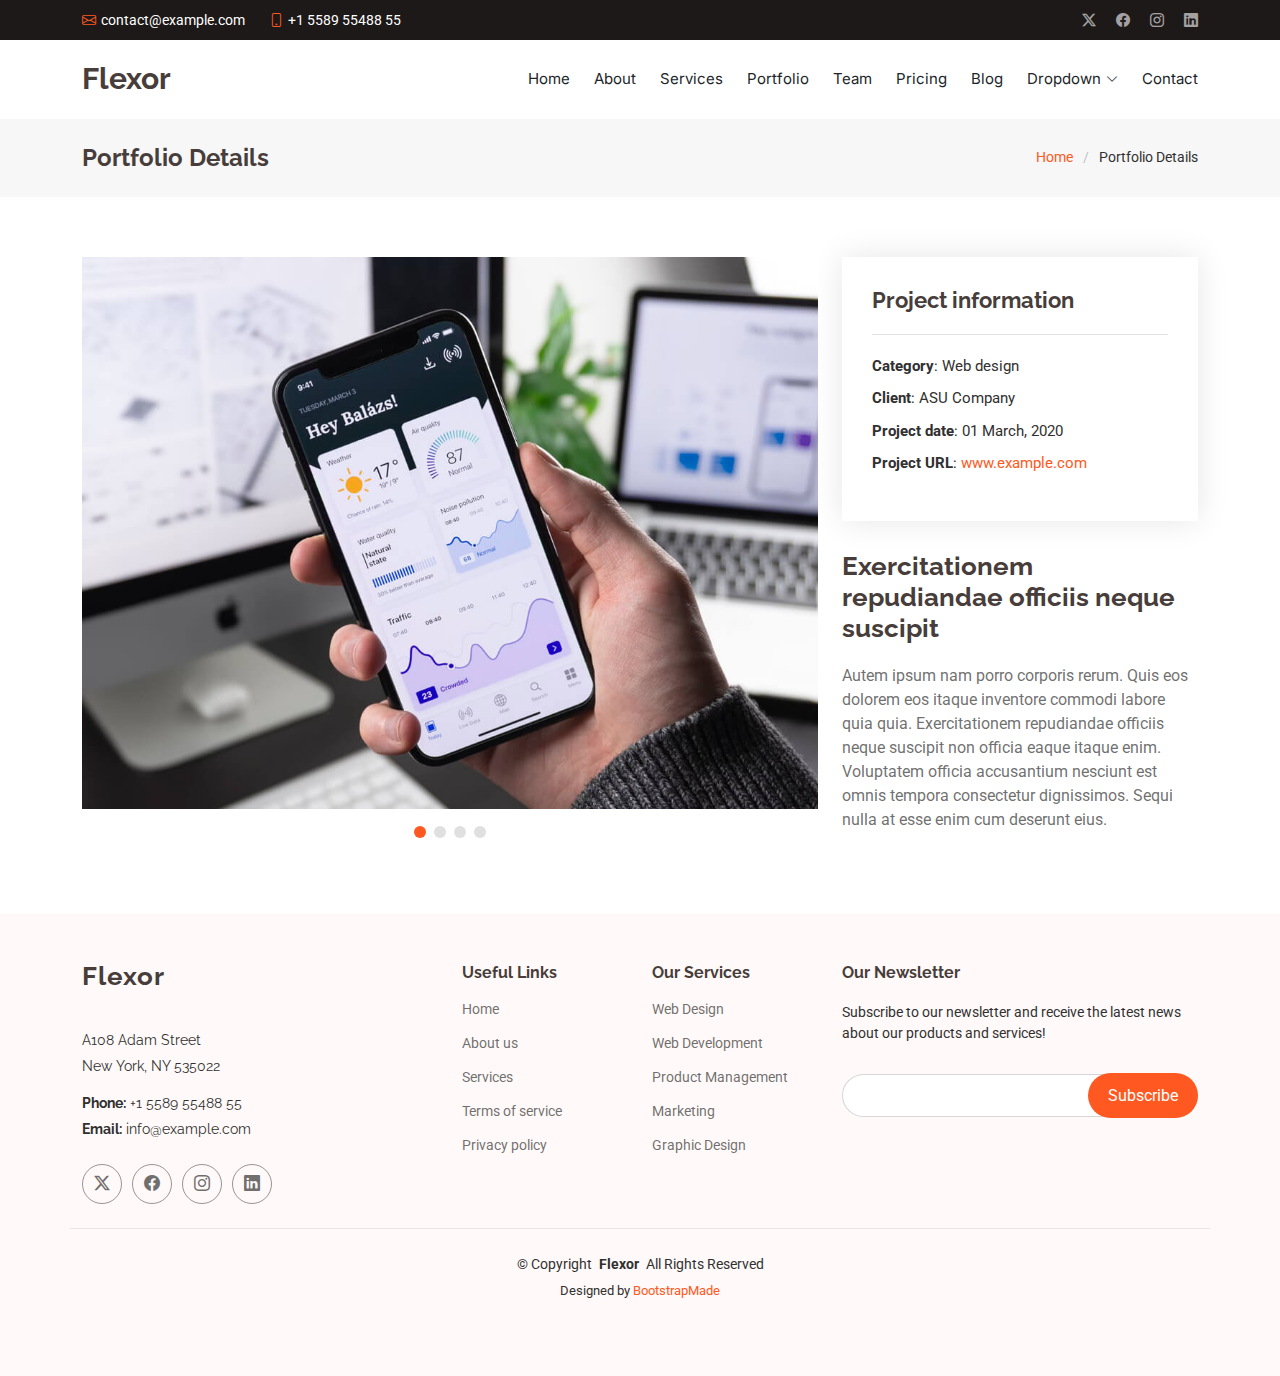
<file: portfolio-details.html>
<!DOCTYPE html>
<html lang="en">

<head>
  <meta charset="utf-8">
  <meta content="width=device-width, initial-scale=1.0" name="viewport">
  <title>Portfolio Details - Flexor Bootstrap Template</title>
  <meta name="description" content="">
  <meta name="keywords" content="">

  <!-- Favicons -->
  <link href="assets/img/favicon.png" rel="icon">
  <link href="assets/img/apple-touch-icon.png" rel="apple-touch-icon">

  <!-- Fonts -->
  <link href="https://fonts.googleapis.com" rel="preconnect">
  <link href="https://fonts.gstatic.com" rel="preconnect" crossorigin>
  <link href="https://fonts.googleapis.com/css2?family=Roboto:ital,wght@0,100;0,300;0,400;0,500;0,700;0,900;1,100;1,300;1,400;1,500;1,700;1,900&family=Raleway:ital,wght@0,100;0,200;0,300;0,400;0,500;0,600;0,700;0,800;0,900;1,100;1,200;1,300;1,400;1,500;1,600;1,700;1,800;1,900&family=Inter:wght@100;200;300;400;500;600;700;800;900&display=swap" rel="stylesheet">

  <!-- Vendor CSS Files -->
  <link href="assets/vendor/bootstrap/css/bootstrap.min.css" rel="stylesheet">
  <link href="assets/vendor/bootstrap-icons/bootstrap-icons.css" rel="stylesheet">
  <link href="assets/vendor/aos/aos.css" rel="stylesheet">
  <link href="assets/vendor/glightbox/css/glightbox.min.css" rel="stylesheet">
  <link href="assets/vendor/swiper/swiper-bundle.min.css" rel="stylesheet">

  <!-- Main CSS File -->
  <link href="assets/css/main.css" rel="stylesheet">

  <!-- =======================================================
  * Template Name: Flexor
  * Template URL: https://bootstrapmade.com/flexor-free-multipurpose-bootstrap-template/
  * Updated: Aug 07 2024 with Bootstrap v5.3.3
  * Author: BootstrapMade.com
  * License: https://bootstrapmade.com/license/
  ======================================================== -->
</head>

<body class="portfolio-details-page">

  <header id="header" class="header sticky-top">

    <div class="topbar d-flex align-items-center dark-background">
      <div class="container d-flex justify-content-center justify-content-md-between">
        <div class="contact-info d-flex align-items-center">
          <i class="bi bi-envelope d-flex align-items-center"><a href="mailto:contact@example.com">contact@example.com</a></i>
          <i class="bi bi-phone d-flex align-items-center ms-4"><span>+1 5589 55488 55</span></i>
        </div>
        <div class="social-links d-none d-md-flex align-items-center">
          <a href="#" class="twitter"><i class="bi bi-twitter-x"></i></a>
          <a href="#" class="facebook"><i class="bi bi-facebook"></i></a>
          <a href="#" class="instagram"><i class="bi bi-instagram"></i></a>
          <a href="#" class="linkedin"><i class="bi bi-linkedin"></i></a>
        </div>
      </div>
    </div><!-- End Top Bar -->

    <div class="branding d-flex align-items-cente">

      <div class="container position-relative d-flex align-items-center justify-content-between">
        <a href="index.html" class="logo d-flex align-items-center">
          <!-- Uncomment the line below if you also wish to use an image logo -->
          <!-- <img src="assets/img/logo.png" alt=""> -->
          <h1 class="sitename">Flexor</h1>
        </a>

        <nav id="navmenu" class="navmenu">
          <ul>
            <li><a href="#hero">Home<br></a></li>
            <li><a href="#about">About</a></li>
            <li><a href="#services">Services</a></li>
            <li><a href="#portfolio">Portfolio</a></li>
            <li><a href="#team">Team</a></li>
            <li><a href="#pricing">Pricing</a></li>
            <li><a href="blog.html">Blog</a></li>
            <li class="dropdown"><a href="#"><span>Dropdown</span> <i class="bi bi-chevron-down toggle-dropdown"></i></a>
              <ul>
                <li><a href="#">Dropdown 1</a></li>
                <li class="dropdown"><a href="#"><span>Deep Dropdown</span> <i class="bi bi-chevron-down toggle-dropdown"></i></a>
                  <ul>
                    <li><a href="#">Deep Dropdown 1</a></li>
                    <li><a href="#">Deep Dropdown 2</a></li>
                    <li><a href="#">Deep Dropdown 3</a></li>
                    <li><a href="#">Deep Dropdown 4</a></li>
                    <li><a href="#">Deep Dropdown 5</a></li>
                  </ul>
                </li>
                <li><a href="#">Dropdown 2</a></li>
                <li><a href="#">Dropdown 3</a></li>
                <li><a href="#">Dropdown 4</a></li>
              </ul>
            </li>
            <li><a href="#contact">Contact</a></li>
          </ul>
          <i class="mobile-nav-toggle d-xl-none bi bi-list"></i>
        </nav>

      </div>

    </div>

  </header>

  <main class="main">

    <!-- Page Title -->
    <div class="page-title">
      <div class="container d-lg-flex justify-content-between align-items-center">
        <h1 class="mb-2 mb-lg-0">Portfolio Details</h1>
        <nav class="breadcrumbs">
          <ol>
            <li><a href="index.html">Home</a></li>
            <li class="current">Portfolio Details</li>
          </ol>
        </nav>
      </div>
    </div><!-- End Page Title -->

    <!-- Portfolio Details Section -->
    <section id="portfolio-details" class="portfolio-details section">

      <div class="container" data-aos="fade-up" data-aos-delay="100">

        <div class="row gy-4">

          <div class="col-lg-8">
            <div class="portfolio-details-slider swiper init-swiper">

              <script type="application/json" class="swiper-config">
                {
                  "loop": true,
                  "speed": 600,
                  "autoplay": {
                    "delay": 5000
                  },
                  "slidesPerView": "auto",
                  "pagination": {
                    "el": ".swiper-pagination",
                    "type": "bullets",
                    "clickable": true
                  }
                }
              </script>

              <div class="swiper-wrapper align-items-center">

                <div class="swiper-slide">
                  <img src="assets/img/portfolio/app-1.jpg" alt="">
                </div>

                <div class="swiper-slide">
                  <img src="assets/img/portfolio/product-1.jpg" alt="">
                </div>

                <div class="swiper-slide">
                  <img src="assets/img/portfolio/branding-1.jpg" alt="">
                </div>

                <div class="swiper-slide">
                  <img src="assets/img/portfolio/books-1.jpg" alt="">
                </div>

              </div>
              <div class="swiper-pagination"></div>
            </div>
          </div>

          <div class="col-lg-4">
            <div class="portfolio-info" data-aos="fade-up" data-aos-delay="200">
              <h3>Project information</h3>
              <ul>
                <li><strong>Category</strong>: Web design</li>
                <li><strong>Client</strong>: ASU Company</li>
                <li><strong>Project date</strong>: 01 March, 2020</li>
                <li><strong>Project URL</strong>: <a href="#">www.example.com</a></li>
              </ul>
            </div>
            <div class="portfolio-description" data-aos="fade-up" data-aos-delay="300">
              <h2>Exercitationem repudiandae officiis neque suscipit</h2>
              <p>
                Autem ipsum nam porro corporis rerum. Quis eos dolorem eos itaque inventore commodi labore quia quia. Exercitationem repudiandae officiis neque suscipit non officia eaque itaque enim. Voluptatem officia accusantium nesciunt est omnis tempora consectetur dignissimos. Sequi nulla at esse enim cum deserunt eius.
              </p>
            </div>
          </div>

        </div>

      </div>

    </section><!-- /Portfolio Details Section -->

  </main>

  <footer id="footer" class="footer light-background">

    <div class="container footer-top">
      <div class="row gy-4">
        <div class="col-lg-4 col-md-6 footer-about">
          <a href="index.html" class="logo d-flex align-items-center">
            <span class="sitename">Flexor</span>
          </a>
          <div class="footer-contact pt-3">
            <p>A108 Adam Street</p>
            <p>New York, NY 535022</p>
            <p class="mt-3"><strong>Phone:</strong> <span>+1 5589 55488 55</span></p>
            <p><strong>Email:</strong> <span>info@example.com</span></p>
          </div>
          <div class="social-links d-flex mt-4">
            <a href=""><i class="bi bi-twitter-x"></i></a>
            <a href=""><i class="bi bi-facebook"></i></a>
            <a href=""><i class="bi bi-instagram"></i></a>
            <a href=""><i class="bi bi-linkedin"></i></a>
          </div>
        </div>

        <div class="col-lg-2 col-md-3 footer-links">
          <h4>Useful Links</h4>
          <ul>
            <li><a href="#">Home</a></li>
            <li><a href="#">About us</a></li>
            <li><a href="#">Services</a></li>
            <li><a href="#">Terms of service</a></li>
            <li><a href="#">Privacy policy</a></li>
          </ul>
        </div>

        <div class="col-lg-2 col-md-3 footer-links">
          <h4>Our Services</h4>
          <ul>
            <li><a href="#">Web Design</a></li>
            <li><a href="#">Web Development</a></li>
            <li><a href="#">Product Management</a></li>
            <li><a href="#">Marketing</a></li>
            <li><a href="#">Graphic Design</a></li>
          </ul>
        </div>

        <div class="col-lg-4 col-md-12 footer-newsletter">
          <h4>Our Newsletter</h4>
          <p>Subscribe to our newsletter and receive the latest news about our products and services!</p>
          <form action="forms/newsletter.php" method="post" class="php-email-form">
            <div class="newsletter-form"><input type="email" name="email"><input type="submit" value="Subscribe"></div>
            <div class="loading">Loading</div>
            <div class="error-message"></div>
            <div class="sent-message">Your subscription request has been sent. Thank you!</div>
          </form>
        </div>

      </div>
    </div>

    <div class="container copyright text-center mt-4">
      <p>© <span>Copyright</span> <strong class="px-1 sitename">Flexor</strong> <span>All Rights Reserved</span></p>
      <div class="credits">
        <!-- All the links in the footer should remain intact. -->
        <!-- You can delete the links only if you've purchased the pro version. -->
        <!-- Licensing information: https://bootstrapmade.com/license/ -->
        <!-- Purchase the pro version with working PHP/AJAX contact form: [buy-url] -->
        Designed by <a href="https://bootstrapmade.com/">BootstrapMade</a>
      </div>
    </div>

  </footer>

  <!-- Scroll Top -->
  <a href="#" id="scroll-top" class="scroll-top d-flex align-items-center justify-content-center"><i class="bi bi-arrow-up-short"></i></a>

  <!-- Preloader -->
  <div id="preloader"></div>

  <!-- Vendor JS Files -->
  <script src="assets/vendor/bootstrap/js/bootstrap.bundle.min.js"></script>
  <script src="assets/vendor/php-email-form/validate.js"></script>
  <script src="assets/vendor/aos/aos.js"></script>
  <script src="assets/vendor/glightbox/js/glightbox.min.js"></script>
  <script src="assets/vendor/swiper/swiper-bundle.min.js"></script>
  <script src="assets/vendor/imagesloaded/imagesloaded.pkgd.min.js"></script>
  <script src="assets/vendor/isotope-layout/isotope.pkgd.min.js"></script>

  <!-- Main JS File -->
  <script src="assets/js/main.js"></script>

</body>

</html>
</file>
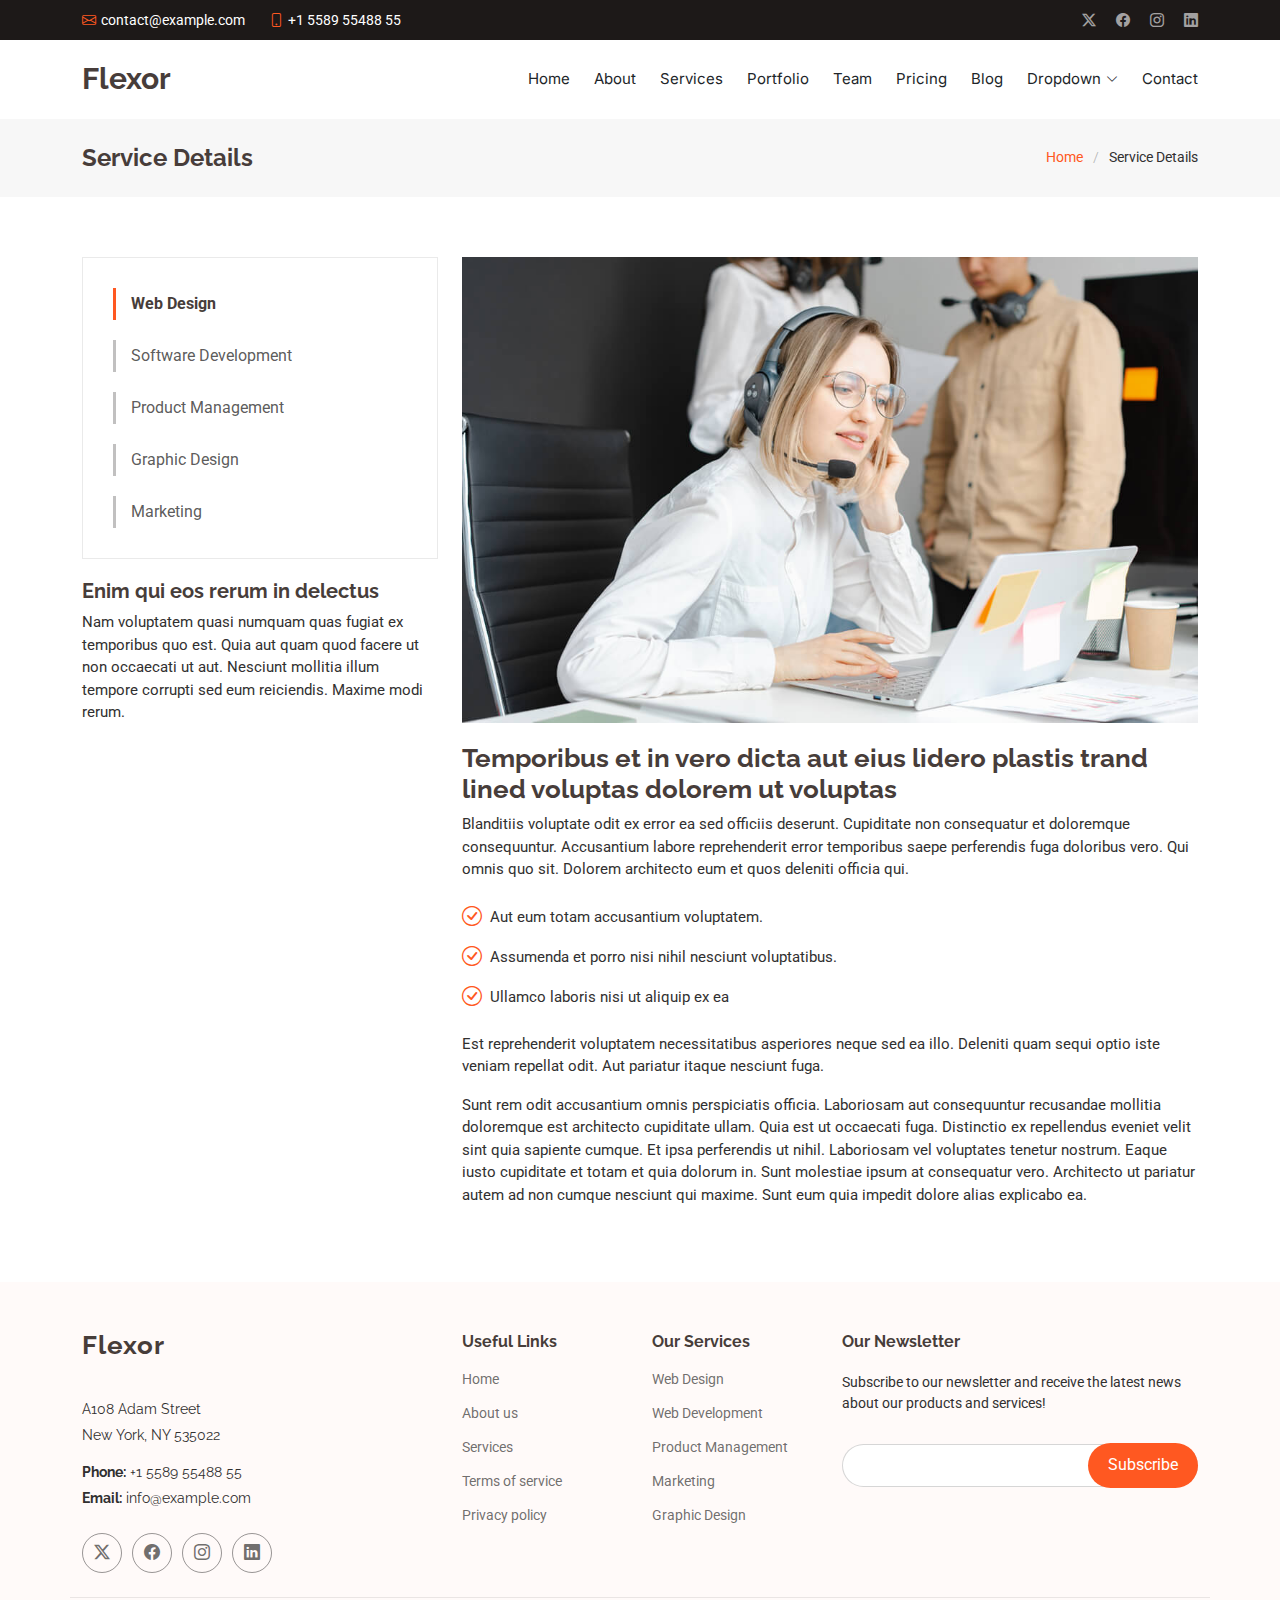
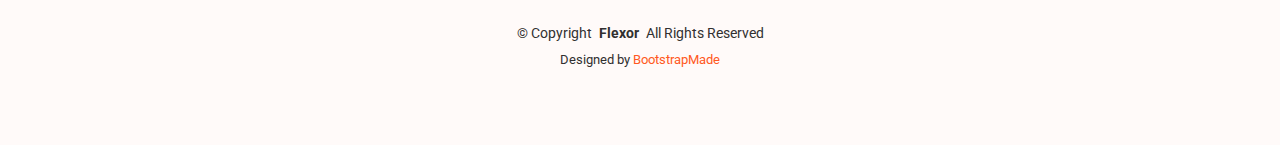
<file: service-details.html>
<!DOCTYPE html>
<html lang="en">

<head>
  <meta charset="utf-8">
  <meta content="width=device-width, initial-scale=1.0" name="viewport">
  <title>Service Details - Flexor Bootstrap Template</title>
  <meta name="description" content="">
  <meta name="keywords" content="">

  <!-- Favicons -->
  <link href="assets/img/favicon.png" rel="icon">
  <link href="assets/img/apple-touch-icon.png" rel="apple-touch-icon">

  <!-- Fonts -->
  <link href="https://fonts.googleapis.com" rel="preconnect">
  <link href="https://fonts.gstatic.com" rel="preconnect" crossorigin>
  <link href="https://fonts.googleapis.com/css2?family=Roboto:ital,wght@0,100;0,300;0,400;0,500;0,700;0,900;1,100;1,300;1,400;1,500;1,700;1,900&family=Raleway:ital,wght@0,100;0,200;0,300;0,400;0,500;0,600;0,700;0,800;0,900;1,100;1,200;1,300;1,400;1,500;1,600;1,700;1,800;1,900&family=Inter:wght@100;200;300;400;500;600;700;800;900&display=swap" rel="stylesheet">

  <!-- Vendor CSS Files -->
  <link href="assets/vendor/bootstrap/css/bootstrap.min.css" rel="stylesheet">
  <link href="assets/vendor/bootstrap-icons/bootstrap-icons.css" rel="stylesheet">
  <link href="assets/vendor/aos/aos.css" rel="stylesheet">
  <link href="assets/vendor/glightbox/css/glightbox.min.css" rel="stylesheet">
  <link href="assets/vendor/swiper/swiper-bundle.min.css" rel="stylesheet">

  <!-- Main CSS File -->
  <link href="assets/css/main.css" rel="stylesheet">

  <!-- =======================================================
  * Template Name: Flexor
  * Template URL: https://bootstrapmade.com/flexor-free-multipurpose-bootstrap-template/
  * Updated: Aug 07 2024 with Bootstrap v5.3.3
  * Author: BootstrapMade.com
  * License: https://bootstrapmade.com/license/
  ======================================================== -->
</head>

<body class="service-details-page">

  <header id="header" class="header sticky-top">

    <div class="topbar d-flex align-items-center dark-background">
      <div class="container d-flex justify-content-center justify-content-md-between">
        <div class="contact-info d-flex align-items-center">
          <i class="bi bi-envelope d-flex align-items-center"><a href="mailto:contact@example.com">contact@example.com</a></i>
          <i class="bi bi-phone d-flex align-items-center ms-4"><span>+1 5589 55488 55</span></i>
        </div>
        <div class="social-links d-none d-md-flex align-items-center">
          <a href="#" class="twitter"><i class="bi bi-twitter-x"></i></a>
          <a href="#" class="facebook"><i class="bi bi-facebook"></i></a>
          <a href="#" class="instagram"><i class="bi bi-instagram"></i></a>
          <a href="#" class="linkedin"><i class="bi bi-linkedin"></i></a>
        </div>
      </div>
    </div><!-- End Top Bar -->

    <div class="branding d-flex align-items-cente">

      <div class="container position-relative d-flex align-items-center justify-content-between">
        <a href="index.html" class="logo d-flex align-items-center">
          <!-- Uncomment the line below if you also wish to use an image logo -->
          <!-- <img src="assets/img/logo.png" alt=""> -->
          <h1 class="sitename">Flexor</h1>
        </a>

        <nav id="navmenu" class="navmenu">
          <ul>
            <li><a href="#hero">Home<br></a></li>
            <li><a href="#about">About</a></li>
            <li><a href="#services">Services</a></li>
            <li><a href="#portfolio">Portfolio</a></li>
            <li><a href="#team">Team</a></li>
            <li><a href="#pricing">Pricing</a></li>
            <li><a href="blog.html">Blog</a></li>
            <li class="dropdown"><a href="#"><span>Dropdown</span> <i class="bi bi-chevron-down toggle-dropdown"></i></a>
              <ul>
                <li><a href="#">Dropdown 1</a></li>
                <li class="dropdown"><a href="#"><span>Deep Dropdown</span> <i class="bi bi-chevron-down toggle-dropdown"></i></a>
                  <ul>
                    <li><a href="#">Deep Dropdown 1</a></li>
                    <li><a href="#">Deep Dropdown 2</a></li>
                    <li><a href="#">Deep Dropdown 3</a></li>
                    <li><a href="#">Deep Dropdown 4</a></li>
                    <li><a href="#">Deep Dropdown 5</a></li>
                  </ul>
                </li>
                <li><a href="#">Dropdown 2</a></li>
                <li><a href="#">Dropdown 3</a></li>
                <li><a href="#">Dropdown 4</a></li>
              </ul>
            </li>
            <li><a href="#contact">Contact</a></li>
          </ul>
          <i class="mobile-nav-toggle d-xl-none bi bi-list"></i>
        </nav>

      </div>

    </div>

  </header>

  <main class="main">

    <!-- Page Title -->
    <div class="page-title">
      <div class="container d-lg-flex justify-content-between align-items-center">
        <h1 class="mb-2 mb-lg-0">Service Details</h1>
        <nav class="breadcrumbs">
          <ol>
            <li><a href="index.html">Home</a></li>
            <li class="current">Service Details</li>
          </ol>
        </nav>
      </div>
    </div><!-- End Page Title -->

    <!-- Service Details Section -->
    <section id="service-details" class="service-details section">

      <div class="container">

        <div class="row gy-4">

          <div class="col-lg-4" data-aos="fade-up" data-aos-delay="100">
            <div class="services-list">
              <a href="#" class="active">Web Design</a>
              <a href="#">Software Development</a>
              <a href="#">Product Management</a>
              <a href="#">Graphic Design</a>
              <a href="#">Marketing</a>
            </div>

            <h4>Enim qui eos rerum in delectus</h4>
            <p>Nam voluptatem quasi numquam quas fugiat ex temporibus quo est. Quia aut quam quod facere ut non occaecati ut aut. Nesciunt mollitia illum tempore corrupti sed eum reiciendis. Maxime modi rerum.</p>
          </div>

          <div class="col-lg-8" data-aos="fade-up" data-aos-delay="200">
            <img src="assets/img/services.jpg" alt="" class="img-fluid services-img">
            <h3>Temporibus et in vero dicta aut eius lidero plastis trand lined voluptas dolorem ut voluptas</h3>
            <p>
              Blanditiis voluptate odit ex error ea sed officiis deserunt. Cupiditate non consequatur et doloremque consequuntur. Accusantium labore reprehenderit error temporibus saepe perferendis fuga doloribus vero. Qui omnis quo sit. Dolorem architecto eum et quos deleniti officia qui.
            </p>
            <ul>
              <li><i class="bi bi-check-circle"></i> <span>Aut eum totam accusantium voluptatem.</span></li>
              <li><i class="bi bi-check-circle"></i> <span>Assumenda et porro nisi nihil nesciunt voluptatibus.</span></li>
              <li><i class="bi bi-check-circle"></i> <span>Ullamco laboris nisi ut aliquip ex ea</span></li>
            </ul>
            <p>
              Est reprehenderit voluptatem necessitatibus asperiores neque sed ea illo. Deleniti quam sequi optio iste veniam repellat odit. Aut pariatur itaque nesciunt fuga.
            </p>
            <p>
              Sunt rem odit accusantium omnis perspiciatis officia. Laboriosam aut consequuntur recusandae mollitia doloremque est architecto cupiditate ullam. Quia est ut occaecati fuga. Distinctio ex repellendus eveniet velit sint quia sapiente cumque. Et ipsa perferendis ut nihil. Laboriosam vel voluptates tenetur nostrum. Eaque iusto cupiditate et totam et quia dolorum in. Sunt molestiae ipsum at consequatur vero. Architecto ut pariatur autem ad non cumque nesciunt qui maxime. Sunt eum quia impedit dolore alias explicabo ea.
            </p>
          </div>

        </div>

      </div>

    </section><!-- /Service Details Section -->

  </main>

  <footer id="footer" class="footer light-background">

    <div class="container footer-top">
      <div class="row gy-4">
        <div class="col-lg-4 col-md-6 footer-about">
          <a href="index.html" class="logo d-flex align-items-center">
            <span class="sitename">Flexor</span>
          </a>
          <div class="footer-contact pt-3">
            <p>A108 Adam Street</p>
            <p>New York, NY 535022</p>
            <p class="mt-3"><strong>Phone:</strong> <span>+1 5589 55488 55</span></p>
            <p><strong>Email:</strong> <span>info@example.com</span></p>
          </div>
          <div class="social-links d-flex mt-4">
            <a href=""><i class="bi bi-twitter-x"></i></a>
            <a href=""><i class="bi bi-facebook"></i></a>
            <a href=""><i class="bi bi-instagram"></i></a>
            <a href=""><i class="bi bi-linkedin"></i></a>
          </div>
        </div>

        <div class="col-lg-2 col-md-3 footer-links">
          <h4>Useful Links</h4>
          <ul>
            <li><a href="#">Home</a></li>
            <li><a href="#">About us</a></li>
            <li><a href="#">Services</a></li>
            <li><a href="#">Terms of service</a></li>
            <li><a href="#">Privacy policy</a></li>
          </ul>
        </div>

        <div class="col-lg-2 col-md-3 footer-links">
          <h4>Our Services</h4>
          <ul>
            <li><a href="#">Web Design</a></li>
            <li><a href="#">Web Development</a></li>
            <li><a href="#">Product Management</a></li>
            <li><a href="#">Marketing</a></li>
            <li><a href="#">Graphic Design</a></li>
          </ul>
        </div>

        <div class="col-lg-4 col-md-12 footer-newsletter">
          <h4>Our Newsletter</h4>
          <p>Subscribe to our newsletter and receive the latest news about our products and services!</p>
          <form action="forms/newsletter.php" method="post" class="php-email-form">
            <div class="newsletter-form"><input type="email" name="email"><input type="submit" value="Subscribe"></div>
            <div class="loading">Loading</div>
            <div class="error-message"></div>
            <div class="sent-message">Your subscription request has been sent. Thank you!</div>
          </form>
        </div>

      </div>
    </div>

    <div class="container copyright text-center mt-4">
      <p>© <span>Copyright</span> <strong class="px-1 sitename">Flexor</strong> <span>All Rights Reserved</span></p>
      <div class="credits">
        <!-- All the links in the footer should remain intact. -->
        <!-- You can delete the links only if you've purchased the pro version. -->
        <!-- Licensing information: https://bootstrapmade.com/license/ -->
        <!-- Purchase the pro version with working PHP/AJAX contact form: [buy-url] -->
        Designed by <a href="https://bootstrapmade.com/">BootstrapMade</a>
      </div>
    </div>

  </footer>

  <!-- Scroll Top -->
  <a href="#" id="scroll-top" class="scroll-top d-flex align-items-center justify-content-center"><i class="bi bi-arrow-up-short"></i></a>

  <!-- Preloader -->
  <div id="preloader"></div>

  <!-- Vendor JS Files -->
  <script src="assets/vendor/bootstrap/js/bootstrap.bundle.min.js"></script>
  <script src="assets/vendor/php-email-form/validate.js"></script>
  <script src="assets/vendor/aos/aos.js"></script>
  <script src="assets/vendor/glightbox/js/glightbox.min.js"></script>
  <script src="assets/vendor/swiper/swiper-bundle.min.js"></script>
  <script src="assets/vendor/imagesloaded/imagesloaded.pkgd.min.js"></script>
  <script src="assets/vendor/isotope-layout/isotope.pkgd.min.js"></script>

  <!-- Main JS File -->
  <script src="assets/js/main.js"></script>

</body>

</html>
</file>
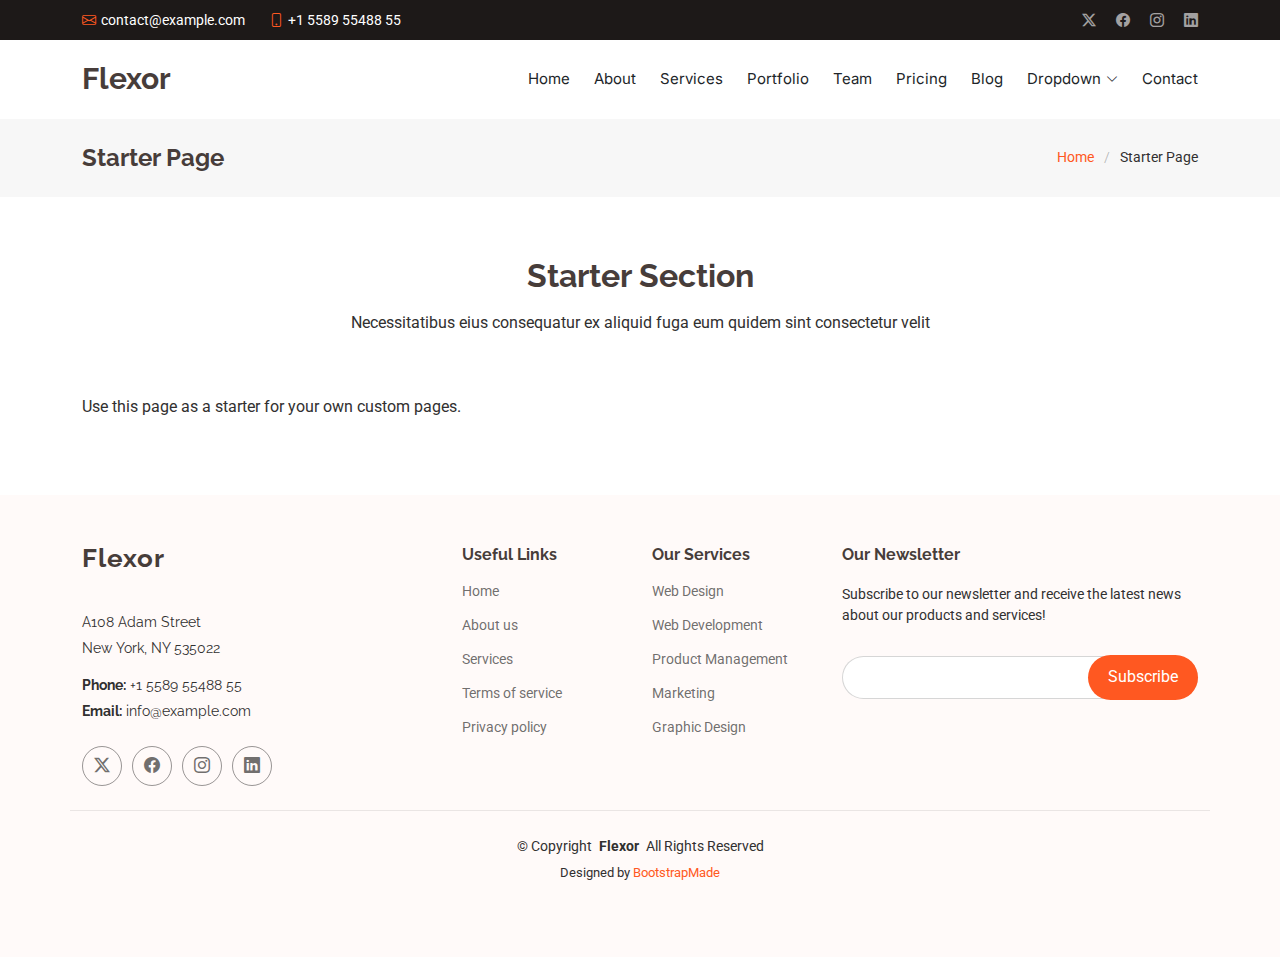
<file: starter-page.html>
<!DOCTYPE html>
<html lang="en">

<head>
  <meta charset="utf-8">
  <meta content="width=device-width, initial-scale=1.0" name="viewport">
  <title>Starter Page - Flexor Bootstrap Template</title>
  <meta name="description" content="">
  <meta name="keywords" content="">

  <!-- Favicons -->
  <link href="assets/img/favicon.png" rel="icon">
  <link href="assets/img/apple-touch-icon.png" rel="apple-touch-icon">

  <!-- Fonts -->
  <link href="https://fonts.googleapis.com" rel="preconnect">
  <link href="https://fonts.gstatic.com" rel="preconnect" crossorigin>
  <link href="https://fonts.googleapis.com/css2?family=Roboto:ital,wght@0,100;0,300;0,400;0,500;0,700;0,900;1,100;1,300;1,400;1,500;1,700;1,900&family=Raleway:ital,wght@0,100;0,200;0,300;0,400;0,500;0,600;0,700;0,800;0,900;1,100;1,200;1,300;1,400;1,500;1,600;1,700;1,800;1,900&family=Inter:wght@100;200;300;400;500;600;700;800;900&display=swap" rel="stylesheet">

  <!-- Vendor CSS Files -->
  <link href="assets/vendor/bootstrap/css/bootstrap.min.css" rel="stylesheet">
  <link href="assets/vendor/bootstrap-icons/bootstrap-icons.css" rel="stylesheet">
  <link href="assets/vendor/aos/aos.css" rel="stylesheet">
  <link href="assets/vendor/glightbox/css/glightbox.min.css" rel="stylesheet">
  <link href="assets/vendor/swiper/swiper-bundle.min.css" rel="stylesheet">

  <!-- Main CSS File -->
  <link href="assets/css/main.css" rel="stylesheet">

  <!-- =======================================================
  * Template Name: Flexor
  * Template URL: https://bootstrapmade.com/flexor-free-multipurpose-bootstrap-template/
  * Updated: Aug 07 2024 with Bootstrap v5.3.3
  * Author: BootstrapMade.com
  * License: https://bootstrapmade.com/license/
  ======================================================== -->
</head>

<body class="starter-page-page">

  <header id="header" class="header sticky-top">

    <div class="topbar d-flex align-items-center dark-background">
      <div class="container d-flex justify-content-center justify-content-md-between">
        <div class="contact-info d-flex align-items-center">
          <i class="bi bi-envelope d-flex align-items-center"><a href="mailto:contact@example.com">contact@example.com</a></i>
          <i class="bi bi-phone d-flex align-items-center ms-4"><span>+1 5589 55488 55</span></i>
        </div>
        <div class="social-links d-none d-md-flex align-items-center">
          <a href="#" class="twitter"><i class="bi bi-twitter-x"></i></a>
          <a href="#" class="facebook"><i class="bi bi-facebook"></i></a>
          <a href="#" class="instagram"><i class="bi bi-instagram"></i></a>
          <a href="#" class="linkedin"><i class="bi bi-linkedin"></i></a>
        </div>
      </div>
    </div><!-- End Top Bar -->

    <div class="branding d-flex align-items-cente">

      <div class="container position-relative d-flex align-items-center justify-content-between">
        <a href="index.html" class="logo d-flex align-items-center">
          <!-- Uncomment the line below if you also wish to use an image logo -->
          <!-- <img src="assets/img/logo.png" alt=""> -->
          <h1 class="sitename">Flexor</h1>
        </a>

        <nav id="navmenu" class="navmenu">
          <ul>
            <li><a href="#hero">Home<br></a></li>
            <li><a href="#about">About</a></li>
            <li><a href="#services">Services</a></li>
            <li><a href="#portfolio">Portfolio</a></li>
            <li><a href="#team">Team</a></li>
            <li><a href="#pricing">Pricing</a></li>
            <li><a href="blog.html">Blog</a></li>
            <li class="dropdown"><a href="#"><span>Dropdown</span> <i class="bi bi-chevron-down toggle-dropdown"></i></a>
              <ul>
                <li><a href="#">Dropdown 1</a></li>
                <li class="dropdown"><a href="#"><span>Deep Dropdown</span> <i class="bi bi-chevron-down toggle-dropdown"></i></a>
                  <ul>
                    <li><a href="#">Deep Dropdown 1</a></li>
                    <li><a href="#">Deep Dropdown 2</a></li>
                    <li><a href="#">Deep Dropdown 3</a></li>
                    <li><a href="#">Deep Dropdown 4</a></li>
                    <li><a href="#">Deep Dropdown 5</a></li>
                  </ul>
                </li>
                <li><a href="#">Dropdown 2</a></li>
                <li><a href="#">Dropdown 3</a></li>
                <li><a href="#">Dropdown 4</a></li>
              </ul>
            </li>
            <li><a href="#contact">Contact</a></li>
          </ul>
          <i class="mobile-nav-toggle d-xl-none bi bi-list"></i>
        </nav>

      </div>

    </div>

  </header>

  <main class="main">

    <!-- Page Title -->
    <div class="page-title">
      <div class="container d-lg-flex justify-content-between align-items-center">
        <h1 class="mb-2 mb-lg-0">Starter Page</h1>
        <nav class="breadcrumbs">
          <ol>
            <li><a href="index.html">Home</a></li>
            <li class="current">Starter Page</li>
          </ol>
        </nav>
      </div>
    </div><!-- End Page Title -->

    <!-- Starter Section Section -->
    <section id="starter-section" class="starter-section section">

      <!-- Section Title -->
      <div class="container section-title" data-aos="fade-up">
        <h2>Starter Section</h2>
        <p>Necessitatibus eius consequatur ex aliquid fuga eum quidem sint consectetur velit</p>
      </div><!-- End Section Title -->

      <div class="container" data-aos="fade-up">
        <p>Use this page as a starter for your own custom pages.</p>
      </div>

    </section><!-- /Starter Section Section -->

  </main>

  <footer id="footer" class="footer light-background">

    <div class="container footer-top">
      <div class="row gy-4">
        <div class="col-lg-4 col-md-6 footer-about">
          <a href="index.html" class="logo d-flex align-items-center">
            <span class="sitename">Flexor</span>
          </a>
          <div class="footer-contact pt-3">
            <p>A108 Adam Street</p>
            <p>New York, NY 535022</p>
            <p class="mt-3"><strong>Phone:</strong> <span>+1 5589 55488 55</span></p>
            <p><strong>Email:</strong> <span>info@example.com</span></p>
          </div>
          <div class="social-links d-flex mt-4">
            <a href=""><i class="bi bi-twitter-x"></i></a>
            <a href=""><i class="bi bi-facebook"></i></a>
            <a href=""><i class="bi bi-instagram"></i></a>
            <a href=""><i class="bi bi-linkedin"></i></a>
          </div>
        </div>

        <div class="col-lg-2 col-md-3 footer-links">
          <h4>Useful Links</h4>
          <ul>
            <li><a href="#">Home</a></li>
            <li><a href="#">About us</a></li>
            <li><a href="#">Services</a></li>
            <li><a href="#">Terms of service</a></li>
            <li><a href="#">Privacy policy</a></li>
          </ul>
        </div>

        <div class="col-lg-2 col-md-3 footer-links">
          <h4>Our Services</h4>
          <ul>
            <li><a href="#">Web Design</a></li>
            <li><a href="#">Web Development</a></li>
            <li><a href="#">Product Management</a></li>
            <li><a href="#">Marketing</a></li>
            <li><a href="#">Graphic Design</a></li>
          </ul>
        </div>

        <div class="col-lg-4 col-md-12 footer-newsletter">
          <h4>Our Newsletter</h4>
          <p>Subscribe to our newsletter and receive the latest news about our products and services!</p>
          <form action="forms/newsletter.php" method="post" class="php-email-form">
            <div class="newsletter-form"><input type="email" name="email"><input type="submit" value="Subscribe"></div>
            <div class="loading">Loading</div>
            <div class="error-message"></div>
            <div class="sent-message">Your subscription request has been sent. Thank you!</div>
          </form>
        </div>

      </div>
    </div>

    <div class="container copyright text-center mt-4">
      <p>© <span>Copyright</span> <strong class="px-1 sitename">Flexor</strong> <span>All Rights Reserved</span></p>
      <div class="credits">
        <!-- All the links in the footer should remain intact. -->
        <!-- You can delete the links only if you've purchased the pro version. -->
        <!-- Licensing information: https://bootstrapmade.com/license/ -->
        <!-- Purchase the pro version with working PHP/AJAX contact form: [buy-url] -->
        Designed by <a href="https://bootstrapmade.com/">BootstrapMade</a>
      </div>
    </div>

  </footer>

  <!-- Scroll Top -->
  <a href="#" id="scroll-top" class="scroll-top d-flex align-items-center justify-content-center"><i class="bi bi-arrow-up-short"></i></a>

  <!-- Preloader -->
  <div id="preloader"></div>

  <!-- Vendor JS Files -->
  <script src="assets/vendor/bootstrap/js/bootstrap.bundle.min.js"></script>
  <script src="assets/vendor/php-email-form/validate.js"></script>
  <script src="assets/vendor/aos/aos.js"></script>
  <script src="assets/vendor/glightbox/js/glightbox.min.js"></script>
  <script src="assets/vendor/swiper/swiper-bundle.min.js"></script>
  <script src="assets/vendor/imagesloaded/imagesloaded.pkgd.min.js"></script>
  <script src="assets/vendor/isotope-layout/isotope.pkgd.min.js"></script>

  <!-- Main JS File -->
  <script src="assets/js/main.js"></script>

</body>

</html>
</file>
<file: assets/css/main.css>
/**
* Template Name: Flexor
* Template URL: https://bootstrapmade.com/flexor-free-multipurpose-bootstrap-template/
* Updated: Aug 07 2024 with Bootstrap v5.3.3
* Author: BootstrapMade.com
* License: https://bootstrapmade.com/license/
*/

/*--------------------------------------------------------------
# Font & Color Variables
# Help: https://bootstrapmade.com/color-system/
--------------------------------------------------------------*/
/* Fonts */
:root {
  --default-font: "Roboto",  system-ui, -apple-system, "Segoe UI", Roboto, "Helvetica Neue", Arial, "Noto Sans", "Liberation Sans", sans-serif, "Apple Color Emoji", "Segoe UI Emoji", "Segoe UI Symbol", "Noto Color Emoji";
  --heading-font: "Raleway",  sans-serif;
  --nav-font: "Inter",  sans-serif;
}

/* Global Colors - The following color variables are used throughout the website. Updating them here will change the color scheme of the entire website */
:root { 
  --background-color: #ffffff; /* Background color for the entire website, including individual sections */
  --default-color: #313030; /* Default color used for the majority of the text content across the entire website */
  --heading-color: #473d3a; /* Color for headings, subheadings and title throughout the website */
  --accent-color: #ff5821; /* Accent color that represents your brand on the website. It's used for buttons, links, and other elements that need to stand out */
  --surface-color: #ffffff; /* The surface color is used as a background of boxed elements within sections, such as cards, icon boxes, or other elements that require a visual separation from the global background. */
  --contrast-color: #ffffff; /* Contrast color for text, ensuring readability against backgrounds of accent, heading, or default colors. */
}

/* Nav Menu Colors - The following color variables are used specifically for the navigation menu. They are separate from the global colors to allow for more customization options */
:root {
  --nav-color: #212529;  /* The default color of the main navmenu links */
  --nav-hover-color: #ff5821; /* Applied to main navmenu links when they are hovered over or active */
  --nav-mobile-background-color: #ffffff; /* Used as the background color for mobile navigation menu */
  --nav-dropdown-background-color: #ffffff; /* Used as the background color for dropdown items that appear when hovering over primary navigation items */
  --nav-dropdown-color: #212529; /* Used for navigation links of the dropdown items in the navigation menu. */
  --nav-dropdown-hover-color: #ff5821; /* Similar to --nav-hover-color, this color is applied to dropdown navigation links when they are hovered over. */
}

/* Color Presets - These classes override global colors when applied to any section or element, providing reuse of the sam color scheme. */

.light-background {
  --background-color: #fffaf9;
  --surface-color: #ffffff;
}

.dark-background {
  --background-color: #1d1918;
  --default-color: #ffffff;
  --heading-color: #ffffff;
  --surface-color: #39312f;
  --contrast-color: #ffffff;
}

/* Smooth scroll */
:root {
  scroll-behavior: smooth;
}

/*--------------------------------------------------------------
# General Styling & Shared Classes
--------------------------------------------------------------*/
body {
  color: var(--default-color);
  background-color: var(--background-color);
  font-family: var(--default-font);
}

a {
  color: var(--accent-color);
  text-decoration: none;
  transition: 0.3s;
}

a:hover {
  color: color-mix(in srgb, var(--accent-color), transparent 25%);
  text-decoration: none;
}

h1,
h2,
h3,
h4,
h5,
h6 {
  color: var(--heading-color);
  font-family: var(--heading-font);
}

/* PHP Email Form Messages
------------------------------*/
.php-email-form .error-message {
  display: none;
  background: #df1529;
  color: #ffffff;
  text-align: left;
  padding: 15px;
  margin-bottom: 24px;
  font-weight: 600;
}

.php-email-form .sent-message {
  display: none;
  color: #ffffff;
  background: #059652;
  text-align: center;
  padding: 15px;
  margin-bottom: 24px;
  font-weight: 600;
}

.php-email-form .loading {
  display: none;
  background: var(--surface-color);
  text-align: center;
  padding: 15px;
  margin-bottom: 24px;
}

.php-email-form .loading:before {
  content: "";
  display: inline-block;
  border-radius: 50%;
  width: 24px;
  height: 24px;
  margin: 0 10px -6px 0;
  border: 3px solid var(--accent-color);
  border-top-color: var(--surface-color);
  animation: php-email-form-loading 1s linear infinite;
}

@keyframes php-email-form-loading {
  0% {
    transform: rotate(0deg);
  }

  100% {
    transform: rotate(360deg);
  }
}

/* Pulsating Play Button
------------------------------*/
.pulsating-play-btn {
  width: 94px;
  height: 94px;
  background: radial-gradient(var(--accent-color) 50%, color-mix(in srgb, var(--accent-color), transparent 75%) 52%);
  border-radius: 50%;
  display: block;
  position: relative;
  overflow: hidden;
}

.pulsating-play-btn:before {
  content: "";
  position: absolute;
  width: 120px;
  height: 120px;
  animation-delay: 0s;
  animation: pulsate-play-btn 2s;
  animation-direction: forwards;
  animation-iteration-count: infinite;
  animation-timing-function: steps;
  opacity: 1;
  border-radius: 50%;
  border: 5px solid color-mix(in srgb, var(--accent-color), transparent 30%);
  top: -15%;
  left: -15%;
  background: rgba(198, 16, 0, 0);
}

.pulsating-play-btn:after {
  content: "";
  position: absolute;
  left: 50%;
  top: 50%;
  transform: translateX(-40%) translateY(-50%);
  width: 0;
  height: 0;
  border-top: 10px solid transparent;
  border-bottom: 10px solid transparent;
  border-left: 15px solid #fff;
  z-index: 100;
  transition: all 400ms cubic-bezier(0.55, 0.055, 0.675, 0.19);
}

.pulsating-play-btn:hover:before {
  content: "";
  position: absolute;
  left: 50%;
  top: 50%;
  transform: translateX(-40%) translateY(-50%);
  width: 0;
  height: 0;
  border: none;
  border-top: 10px solid transparent;
  border-bottom: 10px solid transparent;
  border-left: 15px solid #fff;
  z-index: 200;
  animation: none;
  border-radius: 0;
}

.pulsating-play-btn:hover:after {
  border-left: 15px solid var(--accent-color);
  transform: scale(20);
}

@keyframes pulsate-play-btn {
  0% {
    transform: scale(0.6, 0.6);
    opacity: 1;
  }

  100% {
    transform: scale(1, 1);
    opacity: 0;
  }
}

/*--------------------------------------------------------------
# Global Header
--------------------------------------------------------------*/
.header {
  color: var(--default-color);
  transition: all 0.5s;
  z-index: 997;
  background-color: var(--background-color);
}

.header .topbar {
  background-color: var(--background-color);
  height: 40px;
  padding: 0;
  font-size: 14px;
  transition: all 0.5s;
}

.header .topbar .contact-info i {
  font-style: normal;
  color: var(--accent-color);
}

.header .topbar .contact-info i a,
.header .topbar .contact-info i span {
  padding-left: 5px;
  color: var(--default-color);
}

@media (max-width: 575px) {

  .header .topbar .contact-info i a,
  .header .topbar .contact-info i span {
    font-size: 13px;
  }
}

.header .topbar .contact-info i a {
  line-height: 0;
  transition: 0.3s;
}

.header .topbar .contact-info i a:hover {
  color: var(--accent-color);
  text-decoration: underline;
}

.header .topbar .social-links a {
  color: color-mix(in srgb, var(--default-color), transparent 40%);
  line-height: 0;
  transition: 0.3s;
  margin-left: 20px;
}

.header .topbar .social-links a:hover {
  color: var(--accent-color);
}

.header .branding {
  background-color: var(--background-color);
  min-height: 60px;
  padding: 10px 0;
}

.header .logo {
  line-height: 1;
}

.header .logo img {
  max-height: 36px;
  margin-right: 8px;
}

.header .logo h1 {
  font-size: 30px;
  margin: 0;
  font-weight: 700;
  color: var(--heading-color);
}

.scrolled .header {
  box-shadow: 0px 0 18px rgba(0, 0, 0, 0.1);
}

.scrolled .header .topbar {
  height: 0;
  visibility: hidden;
  overflow: hidden;
}

/*--------------------------------------------------------------
# Navigation Menu
--------------------------------------------------------------*/
/* Navmenu - Desktop */
@media (min-width: 1200px) {
  .navmenu {
    padding: 0;
  }

  .navmenu ul {
    margin: 0;
    padding: 0;
    display: flex;
    list-style: none;
    align-items: center;
  }

  .navmenu li {
    position: relative;
  }

  .navmenu a,
  .navmenu a:focus {
    color: var(--nav-color);
    padding: 18px 12px;
    font-size: 15px;
    font-family: var(--nav-font);
    font-weight: 400;
    display: flex;
    align-items: center;
    justify-content: space-between;
    white-space: nowrap;
    transition: 0.3s;
  }

  .navmenu a i,
  .navmenu a:focus i {
    font-size: 12px;
    line-height: 0;
    margin-left: 5px;
    transition: 0.3s;
  }

  .navmenu li:last-child a {
    padding-right: 0;
  }

  .navmenu li:hover>a,
  .navmenu .active,
  .navmenu .active:focus {
    color: var(--nav-hover-color);
  }

  .navmenu .dropdown ul {
    margin: 0;
    padding: 10px 0;
    background: var(--nav-dropdown-background-color);
    display: block;
    position: absolute;
    visibility: hidden;
    left: 14px;
    top: 130%;
    opacity: 0;
    transition: 0.3s;
    border-radius: 4px;
    z-index: 99;
    box-shadow: 0px 0px 30px rgba(0, 0, 0, 0.1);
  }

  .navmenu .dropdown ul li {
    min-width: 200px;
  }

  .navmenu .dropdown ul a {
    padding: 10px 20px;
    font-size: 15px;
    text-transform: none;
    color: var(--nav-dropdown-color);
  }

  .navmenu .dropdown ul a i {
    font-size: 12px;
  }

  .navmenu .dropdown ul a:hover,
  .navmenu .dropdown ul .active:hover,
  .navmenu .dropdown ul li:hover>a {
    color: var(--nav-dropdown-hover-color);
  }

  .navmenu .dropdown:hover>ul {
    opacity: 1;
    top: 100%;
    visibility: visible;
  }

  .navmenu .dropdown .dropdown ul {
    top: 0;
    left: -90%;
    visibility: hidden;
  }

  .navmenu .dropdown .dropdown:hover>ul {
    opacity: 1;
    top: 0;
    left: -100%;
    visibility: visible;
  }
}

/* Navmenu - Mobile */
@media (max-width: 1199px) {
  .mobile-nav-toggle {
    color: var(--nav-color);
    font-size: 28px;
    line-height: 0;
    margin-right: 10px;
    cursor: pointer;
    transition: color 0.3s;
  }

  .navmenu {
    padding: 0;
    z-index: 9997;
  }

  .navmenu ul {
    display: none;
    list-style: none;
    position: absolute;
    inset: 60px 20px 20px 20px;
    padding: 10px 0;
    margin: 0;
    border-radius: 6px;
    background-color: var(--nav-mobile-background-color);
    overflow-y: auto;
    transition: 0.3s;
    z-index: 9998;
    box-shadow: 0px 0px 30px rgba(0, 0, 0, 0.1);
  }

  .navmenu a,
  .navmenu a:focus {
    color: var(--nav-dropdown-color);
    padding: 10px 20px;
    font-family: var(--nav-font);
    font-size: 17px;
    font-weight: 500;
    display: flex;
    align-items: center;
    justify-content: space-between;
    white-space: nowrap;
    transition: 0.3s;
  }

  .navmenu a i,
  .navmenu a:focus i {
    font-size: 12px;
    line-height: 0;
    margin-left: 5px;
    width: 30px;
    height: 30px;
    display: flex;
    align-items: center;
    justify-content: center;
    border-radius: 50%;
    transition: 0.3s;
    background-color: color-mix(in srgb, var(--accent-color), transparent 90%);
  }

  .navmenu a i:hover,
  .navmenu a:focus i:hover {
    background-color: var(--accent-color);
    color: var(--contrast-color);
  }

  .navmenu a:hover,
  .navmenu .active,
  .navmenu .active:focus {
    color: var(--nav-dropdown-hover-color);
  }

  .navmenu .active i,
  .navmenu .active:focus i {
    background-color: var(--accent-color);
    color: var(--contrast-color);
    transform: rotate(180deg);
  }

  .navmenu .dropdown ul {
    position: static;
    display: none;
    z-index: 99;
    padding: 10px 0;
    margin: 10px 20px;
    background-color: var(--nav-dropdown-background-color);
    border: 1px solid color-mix(in srgb, var(--default-color), transparent 90%);
    box-shadow: none;
    transition: all 0.5s ease-in-out;
  }

  .navmenu .dropdown ul ul {
    background-color: rgba(33, 37, 41, 0.1);
  }

  .navmenu .dropdown>.dropdown-active {
    display: block;
    background-color: rgba(33, 37, 41, 0.03);
  }

  .mobile-nav-active {
    overflow: hidden;
  }

  .mobile-nav-active .mobile-nav-toggle {
    color: #fff;
    position: absolute;
    font-size: 32px;
    top: 15px;
    right: 15px;
    margin-right: 0;
    z-index: 9999;
  }

  .mobile-nav-active .navmenu {
    position: fixed;
    overflow: hidden;
    inset: 0;
    background: rgba(33, 37, 41, 0.8);
    transition: 0.3s;
  }

  .mobile-nav-active .navmenu>ul {
    display: block;
  }
}

/*--------------------------------------------------------------
# Global Footer
--------------------------------------------------------------*/
.footer {
  color: var(--default-color);
  background-color: var(--background-color);
  font-size: 14px;
  padding-bottom: 50px;
  position: relative;
}

.footer .footer-top {
  padding-top: 50px;
}

.footer .footer-about .logo {
  line-height: 1;
  margin-bottom: 25px;
}

.footer .footer-about .logo img {
  max-height: 40px;
  margin-right: 6px;
}

.footer .footer-about .logo span {
  font-size: 26px;
  font-weight: 700;
  letter-spacing: 1px;
  font-family: var(--heading-font);
  color: var(--heading-color);
}

.footer .footer-about p {
  font-size: 14px;
  font-family: var(--heading-font);
}

.footer .social-links a {
  display: flex;
  align-items: center;
  justify-content: center;
  width: 40px;
  height: 40px;
  border-radius: 50%;
  border: 1px solid color-mix(in srgb, var(--default-color), transparent 50%);
  font-size: 16px;
  color: color-mix(in srgb, var(--default-color), transparent 30%);
  margin-right: 10px;
  transition: 0.3s;
}

.footer .social-links a:hover {
  color: var(--accent-color);
  border-color: var(--accent-color);
}

.footer h4 {
  font-size: 16px;
  font-weight: bold;
  position: relative;
  padding-bottom: 12px;
}

.footer .footer-links {
  margin-bottom: 30px;
}

.footer .footer-links ul {
  list-style: none;
  padding: 0;
  margin: 0;
}

.footer .footer-links ul i {
  padding-right: 2px;
  font-size: 12px;
  line-height: 0;
}

.footer .footer-links ul li {
  padding: 10px 0;
  display: flex;
  align-items: center;
}

.footer .footer-links ul li:first-child {
  padding-top: 0;
}

.footer .footer-links ul a {
  color: color-mix(in srgb, var(--default-color), transparent 30%);
  display: inline-block;
  line-height: 1;
}

.footer .footer-links ul a:hover {
  color: var(--accent-color);
}

.footer .footer-contact p {
  margin-bottom: 5px;
}

.footer .footer-newsletter .newsletter-form {
  margin-top: 30px;
  margin-bottom: 15px;
  padding: 6px 8px;
  position: relative;
  border-radius: 50px;
  border: 1px solid color-mix(in srgb, var(--default-color), transparent 80%);
  display: flex;
  background-color: var(--surface-color);
  transition: 0.3s;
}

.footer .footer-newsletter .newsletter-form:focus-within {
  border-color: var(--accent-color);
}

.footer .footer-newsletter .newsletter-form input[type=email] {
  border: 0;
  padding: 4px 8px;
  width: 100%;
  background-color: var(--surface-color);
  color: var(--default-color);
}

.footer .footer-newsletter .newsletter-form input[type=email]:focus-visible {
  outline: none;
}

.footer .footer-newsletter .newsletter-form input[type=submit] {
  border: 0;
  font-size: 16px;
  padding: 0 20px;
  margin: -8px -9px -8px 0;
  background: var(--accent-color);
  color: var(--contrast-color);
  transition: 0.3s;
  border-radius: 50px;
}

.footer .footer-newsletter .newsletter-form input[type=submit]:hover {
  background: color-mix(in srgb, var(--accent-color), transparent 20%);
}

.footer .copyright {
  padding-top: 25px;
  padding-bottom: 25px;
  border-top: 1px solid color-mix(in srgb, var(--default-color), transparent 90%);
}

.footer .copyright p {
  margin-bottom: 0;
}

.footer .credits {
  margin-top: 6px;
  font-size: 13px;
}

/*--------------------------------------------------------------
# Preloader
--------------------------------------------------------------*/
#preloader {
  position: fixed;
  inset: 0;
  z-index: 999999;
  overflow: hidden;
  background: var(--background-color);
  transition: all 0.6s ease-out;
}

#preloader:before {
  content: "";
  position: fixed;
  top: calc(50% - 30px);
  left: calc(50% - 30px);
  border: 6px solid #ffffff;
  border-color: var(--accent-color) transparent var(--accent-color) transparent;
  border-radius: 50%;
  width: 60px;
  height: 60px;
  animation: animate-preloader 1.5s linear infinite;
}

@keyframes animate-preloader {
  0% {
    transform: rotate(0deg);
  }

  100% {
    transform: rotate(360deg);
  }
}

/*--------------------------------------------------------------
# Scroll Top Button
--------------------------------------------------------------*/
.scroll-top {
  position: fixed;
  visibility: hidden;
  opacity: 0;
  right: 15px;
  bottom: -15px;
  z-index: 99999;
  background-color: var(--accent-color);
  width: 44px;
  height: 44px;
  border-radius: 50px;
  transition: all 0.4s;
}

.scroll-top i {
  font-size: 24px;
  color: var(--contrast-color);
  line-height: 0;
}

.scroll-top:hover {
  background-color: color-mix(in srgb, var(--accent-color), transparent 20%);
  color: var(--contrast-color);
}

.scroll-top.active {
  visibility: visible;
  opacity: 1;
  bottom: 15px;
}

/*--------------------------------------------------------------
# Disable aos animation delay on mobile devices
--------------------------------------------------------------*/
@media screen and (max-width: 768px) {
  [data-aos-delay] {
    transition-delay: 0 !important;
  }
}

/*--------------------------------------------------------------
# Global Page Titles & Breadcrumbs
--------------------------------------------------------------*/
.page-title {
  --background-color: color-mix(in srgb, var(--default-color), transparent 96%);
  color: var(--default-color);
  background-color: var(--background-color);
  padding: 25px 0;
  position: relative;
}

.page-title h1 {
  font-size: 24px;
  font-weight: 700;
}

.page-title .breadcrumbs ol {
  display: flex;
  flex-wrap: wrap;
  list-style: none;
  padding: 0;
  margin: 0;
  font-size: 14px;
  font-weight: 400;
}

.page-title .breadcrumbs ol li+li {
  padding-left: 10px;
}

.page-title .breadcrumbs ol li+li::before {
  content: "/";
  display: inline-block;
  padding-right: 10px;
  color: color-mix(in srgb, var(--default-color), transparent 70%);
}

/*--------------------------------------------------------------
# Global Sections
--------------------------------------------------------------*/
section,
.section {
  color: var(--default-color);
  background-color: var(--background-color);
  padding: 60px 0;
  scroll-margin-top: 118px;
  overflow: clip;
}

@media (max-width: 1199px) {

  section,
  .section {
    scroll-margin-top: 100px;
  }
}

/*--------------------------------------------------------------
# Global Section Titles
--------------------------------------------------------------*/
.section-title {
  text-align: center;
  padding-bottom: 60px;
  position: relative;
}

.section-title h2 {
  font-size: 32px;
  font-weight: 700;
  margin-bottom: 15px;
}

.section-title p {
  margin-bottom: 0;
}

/*--------------------------------------------------------------
# Hero Section
--------------------------------------------------------------*/
.hero {
  width: 100%;
  min-height: 100vh;
  padding: 80px 0;
  display: flex;
  align-items: center;
  justify-content: center;
  position: relative;
}

.hero img {
  position: absolute;
  inset: 0;
  display: block;
  width: 100%;
  height: 100%;
  object-fit: cover;
  z-index: 1;
}

.hero:before {
  content: "";
  background: color-mix(in srgb, var(--background-color), transparent 30%);
  position: absolute;
  inset: 0;
  z-index: 2;
}

.hero .container {
  z-index: 3;
}

.hero .welcome h2 {
  margin: 0;
  font-size: 48px;
  font-weight: 700;
}

.hero .welcome p {
  font-size: 24px;
  margin: 0;
}

.hero .content {
  margin-top: 40px;
}

.hero .content .why-box {
  color: var(--contrast-color);
  background: var(--accent-color);
  padding: 30px;
  border-radius: 4px;
}

.hero .content .why-box h3 {
  color: var(--contrast-color);
  font-weight: 700;
  font-size: 34px;
  margin-bottom: 30px;
}

.hero .content .why-box p {
  margin-bottom: 30px;
}

.hero .content .why-box .more-btn {
  color: var(--contrast-color);
  background: color-mix(in srgb, var(--contrast-color), transparent 80%);
  display: inline-block;
  padding: 6px 30px 8px 30px;
  border-radius: 50px;
  transition: all ease-in-out 0.4s;
}

.hero .content .why-box .more-btn i {
  font-size: 14px;
}

.hero .content .why-box .more-btn:hover {
  background: var(--contrast-color);
  color: var(--accent-color);
}

.hero .content .icon-box {
  background: color-mix(in srgb, var(--surface-color), transparent 20%);
  text-align: center;
  border-radius: 10px;
  box-shadow: 0px 2px 15px rgba(0, 0, 0, 0.1);
  padding: 40px 30px;
  width: 100%;
}

.hero .content .icon-box i {
  font-size: 40px;
  color: var(--accent-color);
}

.hero .content .icon-box h4 {
  font-size: 20px;
  font-weight: 700;
  margin: 10px 0 20px 0;
}

.hero .content .icon-box p {
  font-size: 15px;
  color: color-mix(in srgb, var(--default-color), transparent 30%);
}

/*--------------------------------------------------------------
# About Section
--------------------------------------------------------------*/
.about .content h3 {
  font-size: 2rem;
  font-weight: 700;
}

.about .content ul {
  list-style: none;
  padding: 0;
}

.about .content ul li {
  display: flex;
  align-items: flex-start;
  margin-top: 40px;
}

.about .content ul i {
  flex-shrink: 0;
  font-size: 48px;
  color: var(--accent-color);
  margin-right: 20px;
  line-height: 0;
}

.about .content ul h5 {
  font-size: 18px;
  font-weight: 700;
}

.about .content ul p {
  font-size: 15px;
}

.about .content p:last-child {
  margin-bottom: 0;
}

.about .pulsating-play-btn {
  position: absolute;
  left: calc(50% - 47px);
  top: calc(50% - 47px);
}

/*--------------------------------------------------------------
# Clients Section
--------------------------------------------------------------*/
.clients .swiper-slide img {
  opacity: 0.5;
  transition: 0.3s;
  filter: grayscale(100);
}

.clients .swiper-slide img:hover {
  filter: none;
  opacity: 1;
}

.clients .swiper-wrapper {
  height: auto;
}

.clients .swiper-pagination {
  margin-top: 20px;
  position: relative;
}

.clients .swiper-pagination .swiper-pagination-bullet {
  width: 12px;
  height: 12px;
  opacity: 1;
  background-color: color-mix(in srgb, var(--default-color), transparent 80%);
}

.clients .swiper-pagination .swiper-pagination-bullet-active {
  background-color: var(--accent-color);
}

/*--------------------------------------------------------------
# Services Section
--------------------------------------------------------------*/
.services .service-item {
  background-color: var(--surface-color);
  padding: 50px 30px;
  margin-top: 36px;
  transition: all ease-in-out 0.3s;
  position: relative;
  border: 1px solid color-mix(in srgb, var(--default-color), transparent 85%);
  text-align: center;
}

.services .service-item .icon {
  background: var(--accent-color);
  color: var(--contrast-color);
  margin: 0;
  width: 72px;
  height: 72px;
  border-radius: 50px;
  display: flex;
  align-items: center;
  justify-content: center;
  margin-bottom: 20px;
  font-size: 28px;
  transition: ease-in-out 0.3s;
  position: absolute;
  top: -36px;
  left: calc(50% - 36px);
  border: 6px solid var(--background-color);
}

.services .service-item h3 {
  font-weight: 700;
  margin: 10px 0 15px 0;
  font-size: 22px;
  transition: ease-in-out 0.3s;
}

.services .service-item p {
  line-height: 24px;
  font-size: 14px;
  margin-bottom: 0;
}

.services .service-item:hover {
  background: var(--background-color);
}

.services .service-item:hover h3 {
  color: var(--accent-color);
}

.services .service-item:hover .icon {
  background: var(--surface-color);
  border: 2px solid var(--accent-color);
}

.services .service-item:hover .icon i {
  color: var(--accent-color);
}

/*--------------------------------------------------------------
# Alt Services Section
--------------------------------------------------------------*/
.alt-services .img {
  border-radius: 8px;
  overflow: hidden;
}

.alt-services .img img {
  transition: 0.6s;
}

.alt-services .details {
  background: color-mix(in srgb, var(--surface-color), transparent 5%);
  position: absolute;
  left: 20px;
  right: 20px;
  bottom: 20px;
  padding: 30px;
  transition: all ease-in-out 0.3s;
  text-align: center;
  border-radius: 8px;
  box-shadow: 0px 0 25px rgba(0, 0, 0, 0.1);
}

.alt-services .details h3 {
  font-weight: 700;
  margin: 10px 0 15px 0;
  font-size: 22px;
  transition: ease-in-out 0.3s;
}

.alt-services .details p {
  color: color-mix(in srgb, var(--default-color), transparent 10%);
  line-height: 24px;
  font-size: 14px;
  margin-bottom: 0;
}

.alt-services .service-item:hover .details h3 {
  color: var(--accent-color);
}

.alt-services .service-item:hover .img img {
  transform: scale(1.2);
}

/*--------------------------------------------------------------
# Testimonials Section
--------------------------------------------------------------*/
.testimonials {
  padding: 80px 0;
  position: relative;
}

.testimonials:before {
  content: "";
  background: color-mix(in srgb, var(--background-color), transparent 30%);
  position: absolute;
  inset: 0;
  z-index: 2;
}

.testimonials .testimonials-bg {
  position: absolute;
  inset: 0;
  display: block;
  width: 100%;
  height: 100%;
  object-fit: cover;
  z-index: 1;
}

.testimonials .container {
  position: relative;
  z-index: 3;
}

.testimonials .testimonials-carousel,
.testimonials .testimonials-slider {
  overflow: hidden;
}

.testimonials .testimonial-item {
  text-align: center;
}

.testimonials .testimonial-item .testimonial-img {
  width: 100px;
  border-radius: 50%;
  border: 6px solid color-mix(in srgb, var(--default-color), transparent 85%);
  margin: 0 auto;
}

.testimonials .testimonial-item h3 {
  font-size: 20px;
  font-weight: bold;
  margin: 10px 0 5px 0;
}

.testimonials .testimonial-item h4 {
  font-size: 14px;
  margin: 0 0 15px 0;
  color: color-mix(in srgb, var(--default-color), transparent 40%);
}

.testimonials .testimonial-item .stars {
  margin-bottom: 15px;
}

.testimonials .testimonial-item .stars i {
  color: #ffc107;
  margin: 0 1px;
}

.testimonials .testimonial-item .quote-icon-left,
.testimonials .testimonial-item .quote-icon-right {
  color: color-mix(in srgb, var(--default-color), transparent 40%);
  font-size: 26px;
  line-height: 0;
}

.testimonials .testimonial-item .quote-icon-left {
  display: inline-block;
  left: -5px;
  position: relative;
}

.testimonials .testimonial-item .quote-icon-right {
  display: inline-block;
  right: -5px;
  position: relative;
  top: 10px;
  transform: scale(-1, -1);
}

.testimonials .testimonial-item p {
  font-style: italic;
  margin: 0 auto 15px auto;
}

.testimonials .swiper-wrapper {
  height: auto;
}

.testimonials .swiper-pagination {
  margin-top: 20px;
  position: relative;
}

.testimonials .swiper-pagination .swiper-pagination-bullet {
  width: 12px;
  height: 12px;
  background-color: color-mix(in srgb, var(--default-color), transparent 50%);
  opacity: 0.5;
}

.testimonials .swiper-pagination .swiper-pagination-bullet-active {
  background-color: var(--default-color);
  opacity: 1;
}

@media (min-width: 992px) {
  .testimonials .testimonial-item p {
    width: 80%;
  }
}

/*--------------------------------------------------------------
# Portfolio Section
--------------------------------------------------------------*/
.portfolio .portfolio-filters {
  padding: 0;
  margin: 0 auto 20px auto;
  list-style: none;
  text-align: center;
}

.portfolio .portfolio-filters li {
  cursor: pointer;
  display: inline-block;
  padding: 8px 20px 10px 20px;
  margin: 0;
  font-size: 15px;
  font-weight: 500;
  line-height: 1;
  margin-bottom: 5px;
  border-radius: 50px;
  transition: all 0.3s ease-in-out;
  font-family: var(--heading-font);
}

.portfolio .portfolio-filters li:hover,
.portfolio .portfolio-filters li.filter-active {
  color: var(--contrast-color);
  background-color: var(--accent-color);
}

.portfolio .portfolio-filters li:first-child {
  margin-left: 0;
}

.portfolio .portfolio-filters li:last-child {
  margin-right: 0;
}

@media (max-width: 575px) {
  .portfolio .portfolio-filters li {
    font-size: 14px;
    margin: 0 0 10px 0;
  }
}

.portfolio .portfolio-item {
  position: relative;
  overflow: hidden;
}

.portfolio .portfolio-item .portfolio-info {
  opacity: 0;
  position: absolute;
  left: 12px;
  right: 12px;
  bottom: -100%;
  z-index: 3;
  transition: all ease-in-out 0.5s;
  background: color-mix(in srgb, var(--background-color), transparent 10%);
  padding: 15px;
}

.portfolio .portfolio-item .portfolio-info h4 {
  font-size: 18px;
  font-weight: 600;
  padding-right: 50px;
}

.portfolio .portfolio-item .portfolio-info p {
  color: color-mix(in srgb, var(--default-color), transparent 30%);
  font-size: 14px;
  margin-bottom: 0;
  padding-right: 50px;
}

.portfolio .portfolio-item .portfolio-info .preview-link,
.portfolio .portfolio-item .portfolio-info .details-link {
  position: absolute;
  right: 50px;
  font-size: 24px;
  top: calc(50% - 14px);
  color: color-mix(in srgb, var(--default-color), transparent 30%);
  transition: 0.3s;
  line-height: 0;
}

.portfolio .portfolio-item .portfolio-info .preview-link:hover,
.portfolio .portfolio-item .portfolio-info .details-link:hover {
  color: var(--accent-color);
}

.portfolio .portfolio-item .portfolio-info .details-link {
  right: 14px;
  font-size: 28px;
}

.portfolio .portfolio-item:hover .portfolio-info {
  opacity: 1;
  bottom: 0;
}

/*--------------------------------------------------------------
# Team Section
--------------------------------------------------------------*/
.team .team-member {
  background-color: var(--surface-color);
  box-shadow: 0px 2px 15px rgba(0, 0, 0, 0.1);
  overflow: hidden;
  border-radius: 5px;
}

.team .team-member .member-img {
  position: relative;
  overflow: hidden;
}

.team .team-member .social {
  position: absolute;
  left: 0;
  bottom: 0;
  right: 0;
  height: 40px;
  opacity: 0;
  transition: ease-in-out 0.3s;
  background: color-mix(in srgb, var(--background-color), transparent 20%);
  display: flex;
  align-items: center;
  justify-content: center;
}

.team .team-member .social a {
  transition: color 0.3s;
  color: var(--heading-color);
  margin: 0 10px;
  display: inline-flex;
  align-items: center;
  justify-content: center;
}

.team .team-member .social a i {
  line-height: 0;
}

.team .team-member .social a:hover {
  color: var(--accent-color);
}

.team .team-member .social i {
  font-size: 18px;
  margin: 0 2px;
}

.team .team-member .member-info {
  padding: 25px 15px;
  text-align: center;
}

.team .team-member .member-info h4 {
  font-weight: 700;
  margin-bottom: 5px;
  font-size: 18px;
  color: color-mix(in srgb, var(--default-color), transparent 20%);
}

.team .team-member .member-info span {
  display: block;
  font-size: 13px;
  font-weight: 400;
  color: color-mix(in srgb, var(--default-color), transparent 40%);
}

.team .team-member .member-info p {
  font-style: italic;
  font-size: 14px;
  line-height: 26px;
  color: color-mix(in srgb, var(--default-color), transparent 40%);
}

.team .team-member:hover .social {
  opacity: 1;
}

/*--------------------------------------------------------------
# Pricing Section
--------------------------------------------------------------*/
.pricing .pricing-item {
  background-color: var(--surface-color);
  box-shadow: 0px 0px 4px rgba(0, 0, 0, 0.1);
  padding: 20px;
  text-align: center;
  border-radius: 5px;
  position: relative;
  overflow: hidden;
}

.pricing .pricing-item h3 {
  font-weight: 400;
  margin: -20px -20px 20px -20px;
  padding: 20px 15px;
  font-size: 16px;
  font-weight: 600;
  color: color-mix(in srgb, var(--default-color), transparent 20%);
  background: color-mix(in srgb, var(--default-color), transparent 95%);
}

.pricing .pricing-item h4 {
  font-size: 36px;
  font-weight: 600;
  font-family: var(--heading-font);
}

.pricing .pricing-item h4 sup {
  font-size: 20px;
  top: -15px;
  left: -3px;
}

.pricing .pricing-item h4 span {
  color: color-mix(in srgb, var(--default-color), transparent 40%);
  font-size: 16px;
  font-weight: 300;
}

.pricing .pricing-item ul {
  padding: 15px 0;
  list-style: none;
  text-align: center;
  line-height: 20px;
  font-size: 14px;
}

.pricing .pricing-item ul li {
  padding-bottom: 16px;
}

.pricing .pricing-item ul i {
  color: var(--accent-color);
  font-size: 18px;
  padding-right: 4px;
}

.pricing .pricing-item ul .na {
  color: color-mix(in srgb, var(--default-color), transparent 40%);
  text-decoration: line-through;
}

.pricing .btn-wrap {
  background: color-mix(in srgb, var(--default-color), transparent 95%);
  margin: 0 -20px -20px -20px;
  padding: 20px 15px;
  text-align: center;
}

.pricing .btn-buy {
  background: var(--accent-color);
  color: var(--contrast-color);
  display: inline-block;
  padding: 8px 35px 10px 35px;
  border-radius: 4px;
  transition: none;
  font-size: 14px;
  font-weight: 400;
  font-family: var(--heading-font);
  font-weight: 600;
  transition: 0.3s;
}

.pricing .btn-buy:hover {
  background: color-mix(in srgb, var(--accent-color), transparent 20%);
}

.pricing .featured h3 {
  background: var(--accent-color);
  color: var(--contrast-color);
}

.pricing .advanced {
  background: var(--accent-color);
  color: var(--contrast-color);
  width: 200px;
  position: absolute;
  top: 18px;
  right: -68px;
  transform: rotate(45deg);
  z-index: 1;
  font-size: 14px;
  padding: 1px 0 3px 0;
}

/*--------------------------------------------------------------
# Faq Section
--------------------------------------------------------------*/
.faq .faq-container {
  margin-top: 15px;
}

.faq .faq-container .faq-item {
  background-color: color-mix(in srgb, var(--default-color), transparent 96%);
  position: relative;
  padding: 20px;
  margin-bottom: 20px;
  overflow: hidden;
  transition: 0.3s;
}

.faq .faq-container .faq-item:last-child {
  margin-bottom: 0;
}

.faq .faq-container .faq-item h3 {
  font-weight: 600;
  font-size: 18px;
  line-height: 24px;
  margin: 0 30px 0 32px;
  transition: 0.3s;
  cursor: pointer;
}

.faq .faq-container .faq-item h3 span {
  color: var(--accent-color);
  padding-right: 5px;
}

.faq .faq-container .faq-item h3:hover {
  color: var(--accent-color);
}

.faq .faq-container .faq-item .faq-content {
  display: grid;
  grid-template-rows: 0fr;
  transition: 0.3s ease-in-out;
  visibility: hidden;
  opacity: 0;
}

.faq .faq-container .faq-item .faq-content p {
  margin-bottom: 0;
  overflow: hidden;
}

.faq .faq-container .faq-item .faq-icon {
  position: absolute;
  top: 22px;
  left: 20px;
  font-size: 20px;
  line-height: 0;
  transition: 0.3s;
  color: var(--accent-color);
}

.faq .faq-container .faq-item .faq-toggle {
  position: absolute;
  top: 20px;
  right: 20px;
  font-size: 16px;
  line-height: 0;
  transition: 0.3s;
  cursor: pointer;
}

.faq .faq-container .faq-item .faq-toggle:hover {
  color: var(--accent-color);
}

.faq .faq-container .faq-active {
  background-color: var(--accent-color);
  transition: 0.3s;
}

.faq .faq-container .faq-active h3,
.faq .faq-container .faq-active h3:hover,
.faq .faq-container .faq-active .faq-toggle,
.faq .faq-container .faq-active .faq-icon,
.faq .faq-container .faq-active .faq-content {
  color: var(--contrast-color);
}

.faq .faq-container .faq-active .faq-content {
  grid-template-rows: 1fr;
  visibility: visible;
  opacity: 1;
  padding-top: 10px;
}

.faq .faq-container .faq-active .faq-toggle {
  transform: rotate(90deg);
}

/*--------------------------------------------------------------
# Contact Section
--------------------------------------------------------------*/
.contact .info-item {
  box-shadow: 0px 0px 20px rgba(0, 0, 0, 0.1);
  padding: 20px 30px;
}

.contact .info-item .icon {
  color: var(--contrast-color);
  background-color: var(--accent-color);
  width: 56px;
  height: 56px;
  font-size: 24px;
  display: flex;
  justify-content: center;
  align-items: center;
  transition: all 0.3s ease-in-out;
  border-radius: 50%;
  margin-right: 15px;
}

.contact .info-item h3 {
  font-size: 18px;
  font-weight: 700;
  margin: 0 0 2px 0;
}

.contact .info-item p {
  padding: 0;
  margin-bottom: 0;
  font-size: 14px;
}

.contact .info-item .social-links a {
  font-size: 24px;
  display: inline-block;
  line-height: 1;
  margin: 4px 6px 0 0;
  transition: 0.3s;
  color: color-mix(in srgb, var(--default-color), transparent 50%);
}

.contact .info-item .social-links a:hover {
  color: var(--accent-color);
}

.contact .php-email-form {
  box-shadow: 0px 0px 20px rgba(0, 0, 0, 0.1);
  padding: 30px;
  margin-top: 30px;
}

@media (max-width: 575px) {
  .contact .php-email-form {
    padding: 20px;
  }
}

.contact .php-email-form input[type=text],
.contact .php-email-form input[type=email],
.contact .php-email-form textarea {
  color: var(--default-color);
  background-color: color-mix(in srgb, var(--background-color), transparent 50%);
  border-color: color-mix(in srgb, var(--default-color), transparent 80%);
  font-size: 14px;
  padding: 10px 15px;
  box-shadow: none;
  border-radius: 0;
}

.contact .php-email-form input[type=text]:focus,
.contact .php-email-form input[type=email]:focus,
.contact .php-email-form textarea:focus {
  border-color: var(--accent-color);
}

.contact .php-email-form input[type=text]::placeholder,
.contact .php-email-form input[type=email]::placeholder,
.contact .php-email-form textarea::placeholder {
  color: color-mix(in srgb, var(--default-color), transparent 70%);
}

.contact .php-email-form button[type=submit] {
  color: var(--contrast-color);
  background: var(--accent-color);
  border: 0;
  padding: 10px 30px;
  transition: 0.4s;
  border-radius: 50px;
}

.contact .php-email-form button[type=submit]:hover {
  background: color-mix(in srgb, var(--accent-color), transparent 20%);
}

/*--------------------------------------------------------------
# Portfolio Details Section
--------------------------------------------------------------*/
.portfolio-details .portfolio-details-slider img {
  width: 100%;
}

.portfolio-details .portfolio-details-slider .swiper-pagination {
  margin-top: 20px;
  position: relative;
}

.portfolio-details .portfolio-details-slider .swiper-pagination .swiper-pagination-bullet {
  width: 12px;
  height: 12px;
  background-color: color-mix(in srgb, var(--default-color), transparent 85%);
  opacity: 1;
}

.portfolio-details .portfolio-details-slider .swiper-pagination .swiper-pagination-bullet-active {
  background-color: var(--accent-color);
}

.portfolio-details .portfolio-info {
  background-color: var(--surface-color);
  padding: 30px;
  box-shadow: 0px 0 30px rgba(0, 0, 0, 0.1);
}

.portfolio-details .portfolio-info h3 {
  font-size: 22px;
  font-weight: 700;
  margin-bottom: 20px;
  padding-bottom: 20px;
  border-bottom: 1px solid color-mix(in srgb, var(--default-color), transparent 85%);
}

.portfolio-details .portfolio-info ul {
  list-style: none;
  padding: 0;
  font-size: 15px;
}

.portfolio-details .portfolio-info ul li+li {
  margin-top: 10px;
}

.portfolio-details .portfolio-description {
  padding-top: 30px;
}

.portfolio-details .portfolio-description h2 {
  font-size: 26px;
  font-weight: 700;
  margin-bottom: 20px;
}

.portfolio-details .portfolio-description p {
  padding: 0;
  color: color-mix(in srgb, var(--default-color), transparent 30%);
}

/*--------------------------------------------------------------
# Service Details Section
--------------------------------------------------------------*/
.service-details .services-list {
  background-color: var(--surface-color);
  padding: 10px 30px;
  border: 1px solid color-mix(in srgb, var(--default-color), transparent 90%);
  margin-bottom: 20px;
}

.service-details .services-list a {
  display: block;
  line-height: 1;
  padding: 8px 0 8px 15px;
  border-left: 3px solid color-mix(in srgb, var(--default-color), transparent 70%);
  margin: 20px 0;
  color: color-mix(in srgb, var(--default-color), transparent 20%);
  transition: 0.3s;
}

.service-details .services-list a.active {
  color: var(--heading-color);
  font-weight: 700;
  border-color: var(--accent-color);
}

.service-details .services-list a:hover {
  border-color: var(--accent-color);
}

.service-details .services-img {
  margin-bottom: 20px;
}

.service-details h3 {
  font-size: 26px;
  font-weight: 700;
}

.service-details h4 {
  font-size: 20px;
  font-weight: 700;
}

.service-details p {
  font-size: 15px;
}

.service-details ul {
  list-style: none;
  padding: 0;
  font-size: 15px;
}

.service-details ul li {
  padding: 5px 0;
  display: flex;
  align-items: center;
}

.service-details ul i {
  font-size: 20px;
  margin-right: 8px;
  color: var(--accent-color);
}

/*--------------------------------------------------------------
# Starter Section Section
--------------------------------------------------------------*/
.starter-section {
  /* Add your styles here */
}

/*--------------------------------------------------------------
# Blog Posts Section
--------------------------------------------------------------*/
.blog-posts article {
  background-color: var(--surface-color);
  box-shadow: 0 4px 16px rgba(0, 0, 0, 0.1);
  padding: 30px;
  height: 100%;
  border-radius: 10px;
  overflow: hidden;
}

.blog-posts .post-img {
  max-height: 240px;
  margin: -30px -30px 15px -30px;
  overflow: hidden;
}

.blog-posts .post-category {
  font-size: 16px;
  color: color-mix(in srgb, var(--default-color), transparent 40%);
  margin-bottom: 10px;
}

.blog-posts .title {
  font-size: 20px;
  font-weight: 700;
  padding: 0;
  margin: 0 0 20px 0;
}

.blog-posts .title a {
  color: var(--heading-color);
  transition: 0.3s;
}

.blog-posts .title a:hover {
  color: var(--accent-color);
}

.blog-posts .post-author-img {
  width: 50px;
  border-radius: 50%;
  margin-right: 15px;
}

.blog-posts .post-author {
  font-weight: 600;
  margin-bottom: 5px;
}

.blog-posts .post-date {
  font-size: 14px;
  color: color-mix(in srgb, var(--default-color), transparent 40%);
  margin-bottom: 0;
}

/*--------------------------------------------------------------
# Blog Pagination Section
--------------------------------------------------------------*/
.blog-pagination {
  padding-top: 0;
  color: color-mix(in srgb, var(--default-color), transparent 40%);
}

.blog-pagination ul {
  display: flex;
  padding: 0;
  margin: 0;
  list-style: none;
}

.blog-pagination li {
  margin: 0 5px;
  transition: 0.3s;
}

.blog-pagination li a {
  color: var(--accent-color);
  display: flex;
  align-items: center;
  justify-content: center;
  width: 36px;
  height: 36px;
  border-radius: 50%;
  border: 1px solid var(--accent-color);
}

.blog-pagination li a.active,
.blog-pagination li a:hover {
  background: var(--accent-color);
  color: var(--contrast-color);
}

.blog-pagination li a.active a,
.blog-pagination li a:hover a {
  color: var(--contrast-color);
}

/*--------------------------------------------------------------
# Blog Details Section
--------------------------------------------------------------*/
.blog-details {
  padding-bottom: 30px;
}

.blog-details .article {
  background-color: var(--surface-color);
  padding: 30px;
  box-shadow: 0 4px 16px rgba(0, 0, 0, 0.1);
}

.blog-details .post-img {
  margin: -30px -30px 20px -30px;
  overflow: hidden;
}

.blog-details .title {
  color: var(--heading-color);
  font-size: 28px;
  font-weight: 700;
  padding: 0;
  margin: 30px 0;
}

.blog-details .content {
  margin-top: 20px;
}

.blog-details .content h3 {
  font-size: 22px;
  margin-top: 30px;
  font-weight: bold;
}

.blog-details .content blockquote {
  overflow: hidden;
  background-color: color-mix(in srgb, var(--default-color), transparent 95%);
  padding: 60px;
  position: relative;
  text-align: center;
  margin: 20px 0;
}

.blog-details .content blockquote p {
  color: var(--default-color);
  line-height: 1.6;
  margin-bottom: 0;
  font-style: italic;
  font-weight: 500;
  font-size: 22px;
}

.blog-details .content blockquote:after {
  content: "";
  position: absolute;
  left: 0;
  top: 0;
  bottom: 0;
  width: 3px;
  background-color: var(--accent-color);
  margin-top: 20px;
  margin-bottom: 20px;
}

.blog-details .meta-top {
  margin-top: 20px;
  color: color-mix(in srgb, var(--default-color), transparent 40%);
}

.blog-details .meta-top ul {
  display: flex;
  flex-wrap: wrap;
  list-style: none;
  align-items: center;
  padding: 0;
  margin: 0;
}

.blog-details .meta-top ul li+li {
  padding-left: 20px;
}

.blog-details .meta-top i {
  font-size: 16px;
  margin-right: 8px;
  line-height: 0;
  color: color-mix(in srgb, var(--default-color), transparent 40%);
}

.blog-details .meta-top a {
  color: color-mix(in srgb, var(--default-color), transparent 40%);
  font-size: 14px;
  display: inline-block;
  line-height: 1;
}

.blog-details .meta-bottom {
  padding-top: 10px;
  border-top: 1px solid color-mix(in srgb, var(--default-color), transparent 90%);
}

.blog-details .meta-bottom i {
  color: color-mix(in srgb, var(--default-color), transparent 40%);
  display: inline;
}

.blog-details .meta-bottom a {
  color: color-mix(in srgb, var(--default-color), transparent 40%);
  transition: 0.3s;
}

.blog-details .meta-bottom a:hover {
  color: var(--accent-color);
}

.blog-details .meta-bottom .cats {
  list-style: none;
  display: inline;
  padding: 0 20px 0 0;
  font-size: 14px;
}

.blog-details .meta-bottom .cats li {
  display: inline-block;
}

.blog-details .meta-bottom .tags {
  list-style: none;
  display: inline;
  padding: 0;
  font-size: 14px;
}

.blog-details .meta-bottom .tags li {
  display: inline-block;
}

.blog-details .meta-bottom .tags li+li::before {
  padding-right: 6px;
  color: var(--default-color);
  content: ",";
}

.blog-details .meta-bottom .share {
  font-size: 16px;
}

.blog-details .meta-bottom .share i {
  padding-left: 5px;
}

/*--------------------------------------------------------------
# Blog Author Section
--------------------------------------------------------------*/
.blog-author {
  padding: 10px 0 40px 0;
}

.blog-author .author-container {
  padding: 20px;
  box-shadow: 0 4px 16px rgba(0, 0, 0, 0.1);
}

.blog-author img {
  max-width: 120px;
  margin-right: 20px;
}

.blog-author h4 {
  font-weight: 600;
  font-size: 20px;
  margin-bottom: 0px;
  padding: 0;
  color: color-mix(in srgb, var(--default-color), transparent 20%);
}

.blog-author .social-links {
  margin: 0 10px 10px 0;
}

.blog-author .social-links a {
  color: color-mix(in srgb, var(--default-color), transparent 60%);
  margin-right: 5px;
}

.blog-author p {
  font-style: italic;
  color: color-mix(in srgb, var(--default-color), transparent 30%);
  margin-bottom: 0;
}

/*--------------------------------------------------------------
# Blog Comments Section
--------------------------------------------------------------*/
.blog-comments {
  padding: 10px 0;
}

.blog-comments .comments-count {
  font-weight: bold;
}

.blog-comments .comment {
  margin-top: 30px;
  position: relative;
}

.blog-comments .comment .comment-img {
  margin-right: 14px;
}

.blog-comments .comment .comment-img img {
  width: 60px;
}

.blog-comments .comment h5 {
  font-size: 16px;
  margin-bottom: 2px;
}

.blog-comments .comment h5 a {
  font-weight: bold;
  color: var(--default-color);
  transition: 0.3s;
}

.blog-comments .comment h5 a:hover {
  color: var(--accent-color);
}

.blog-comments .comment h5 .reply {
  padding-left: 10px;
  color: color-mix(in srgb, var(--default-color), transparent 20%);
}

.blog-comments .comment h5 .reply i {
  font-size: 20px;
}

.blog-comments .comment time {
  display: block;
  font-size: 14px;
  color: color-mix(in srgb, var(--default-color), transparent 40%);
  margin-bottom: 5px;
}

.blog-comments .comment.comment-reply {
  padding-left: 40px;
}

/*--------------------------------------------------------------
# Comment Form Section
--------------------------------------------------------------*/
.comment-form {
  padding-top: 10px;
}

.comment-form form {
  background-color: var(--surface-color);
  margin-top: 30px;
  padding: 30px;
  box-shadow: 0 4px 16px rgba(0, 0, 0, 0.1);
}

.comment-form form h4 {
  font-weight: bold;
  font-size: 22px;
}

.comment-form form p {
  font-size: 14px;
}

.comment-form form input {
  background-color: var(--surface-color);
  color: var(--default-color);
  border: 1px solid color-mix(in srgb, var(--default-color), transparent 70%);
  font-size: 14px;
  border-radius: 4px;
  padding: 10px 10px;
}

.comment-form form input:focus {
  color: var(--default-color);
  background-color: var(--surface-color);
  box-shadow: none;
  border-color: var(--accent-color);
}

.comment-form form input::placeholder {
  color: color-mix(in srgb, var(--default-color), transparent 50%);
}

.comment-form form textarea {
  background-color: var(--surface-color);
  color: var(--default-color);
  border: 1px solid color-mix(in srgb, var(--default-color), transparent 70%);
  border-radius: 4px;
  padding: 10px 10px;
  font-size: 14px;
  height: 120px;
}

.comment-form form textarea:focus {
  color: var(--default-color);
  box-shadow: none;
  border-color: var(--accent-color);
  background-color: var(--surface-color);
}

.comment-form form textarea::placeholder {
  color: color-mix(in srgb, var(--default-color), transparent 50%);
}

.comment-form form .form-group {
  margin-bottom: 25px;
}

.comment-form form .btn-primary {
  border-radius: 4px;
  padding: 10px 20px;
  border: 0;
  background-color: var(--accent-color);
  color: var(--contrast-color);
}

.comment-form form .btn-primary:hover {
  color: var(--contrast-color);
  background-color: color-mix(in srgb, var(--accent-color), transparent 20%);
}

/* tambahan */

.call-to-action {
  padding: 80px 0;
  position: relative;
  clip-path: inset(0);
}

.call-to-action .container {
  position: relative;
  z-index: 3;
}

.call-to-action h3 {
  color: var(--default-color);
  font-size: 28px;
  font-weight: 700;
}

.call-to-action p {
  color: var(--default-color);
}

.call-to-action .cta-btn {
  font-family: var(--heading-font);
  font-weight: 500;
  font-size: 16px;
  letter-spacing: 1px;
  display: inline-block;
  padding: 12px 40px;
  border-radius: 50px;
  transition: 0.5s;
  margin: 10px;
  background: var(--contrast-color);
  color: var(--accent-color);
}

.call-to-action .cta-btn:hover {
  background: color-mix(in srgb, var(--accent-color) 90%, white 15%);
}



/*--------------------------------------------------------------
# Widgets
--------------------------------------------------------------*/
.widgets-container {
  background-color: var(--surface-color);
  padding: 30px;
  margin: 60px 0 30px 0;
  box-shadow: 0 4px 16px rgba(0, 0, 0, 0.1);
}

.widget-title {
  color: var(--heading-color);
  font-size: 20px;
  font-weight: 700;
  padding: 0;
  margin: 0 0 20px 0;
}

.widget-item {
  margin-bottom: 40px;
}

.widget-item:last-child {
  margin-bottom: 0;
}

.search-widget form {
  background: var(--background-color);
  border: 1px solid color-mix(in srgb, var(--default-color), transparent 70%);
  padding: 3px 10px;
  position: relative;
  transition: 0.3s;
}

.search-widget form input[type=text] {
  border: 0;
  padding: 4px;
  border-radius: 4px;
  width: calc(100% - 40px);
  background-color: var(--background-color);
  color: var(--default-color);
}

.search-widget form input[type=text]:focus {
  outline: none;
}

.search-widget form button {
  background: var(--accent-color);
  color: var(--contrast-color);
  position: absolute;
  top: 0;
  right: 0;
  bottom: 0;
  border: 0;
  font-size: 16px;
  padding: 0 15px;
  margin: -1px;
  transition: 0.3s;
  border-radius: 0 4px 4px 0;
  line-height: 0;
}

.search-widget form button i {
  line-height: 0;
}

.search-widget form button:hover {
  background: color-mix(in srgb, var(--accent-color), transparent 20%);
}

.search-widget form:is(:focus-within) {
  border-color: var(--accent-color);
}

.categories-widget ul {
  list-style: none;
  padding: 0;
  margin: 0;
}

.categories-widget ul li {
  padding-bottom: 10px;
}

.categories-widget ul li:last-child {
  padding-bottom: 0;
}

.categories-widget ul a {
  color: color-mix(in srgb, var(--default-color), transparent 20%);
  transition: 0.3s;
}

.categories-widget ul a:hover {
  color: var(--accent-color);
}

.categories-widget ul a span {
  padding-left: 5px;
  color: color-mix(in srgb, var(--default-color), transparent 50%);
  font-size: 14px;
}

.recent-posts-widget .post-item {
  display: flex;
  margin-bottom: 15px;
}

.recent-posts-widget .post-item:last-child {
  margin-bottom: 0;
}

.recent-posts-widget .post-item img {
  width: 80px;
  margin-right: 15px;
}

.recent-posts-widget .post-item h4 {
  font-size: 15px;
  font-weight: bold;
  margin-bottom: 5px;
}

.recent-posts-widget .post-item h4 a {
  color: var(--default-color);
  transition: 0.3s;
}

.recent-posts-widget .post-item h4 a:hover {
  color: var(--accent-color);
}

.recent-posts-widget .post-item time {
  display: block;
  font-style: italic;
  font-size: 14px;
  color: color-mix(in srgb, var(--default-color), transparent 50%);
}

.tags-widget {
  margin-bottom: -10px;
}

.tags-widget ul {
  list-style: none;
  padding: 0;
  margin: 0;
}

.tags-widget ul li {
  display: inline-block;
}

.tags-widget ul a {
  color: color-mix(in srgb, var(--default-color), transparent 30%);
  font-size: 14px;
  padding: 6px 14px;
  margin: 0 6px 8px 0;
  border: 1px solid color-mix(in srgb, var(--default-color), transparent 60%);
  display: inline-block;
  transition: 0.3s;
}

.tags-widget ul a:hover {
  background: var(--accent-color);
  color: var(--contrast-color);
  border: 1px solid var(--accent-color);
}

.tags-widget ul a span {
  padding-left: 5px;
  color: color-mix(in srgb, var(--default-color), transparent 60%);
  font-size: 14px;
}
</file>
